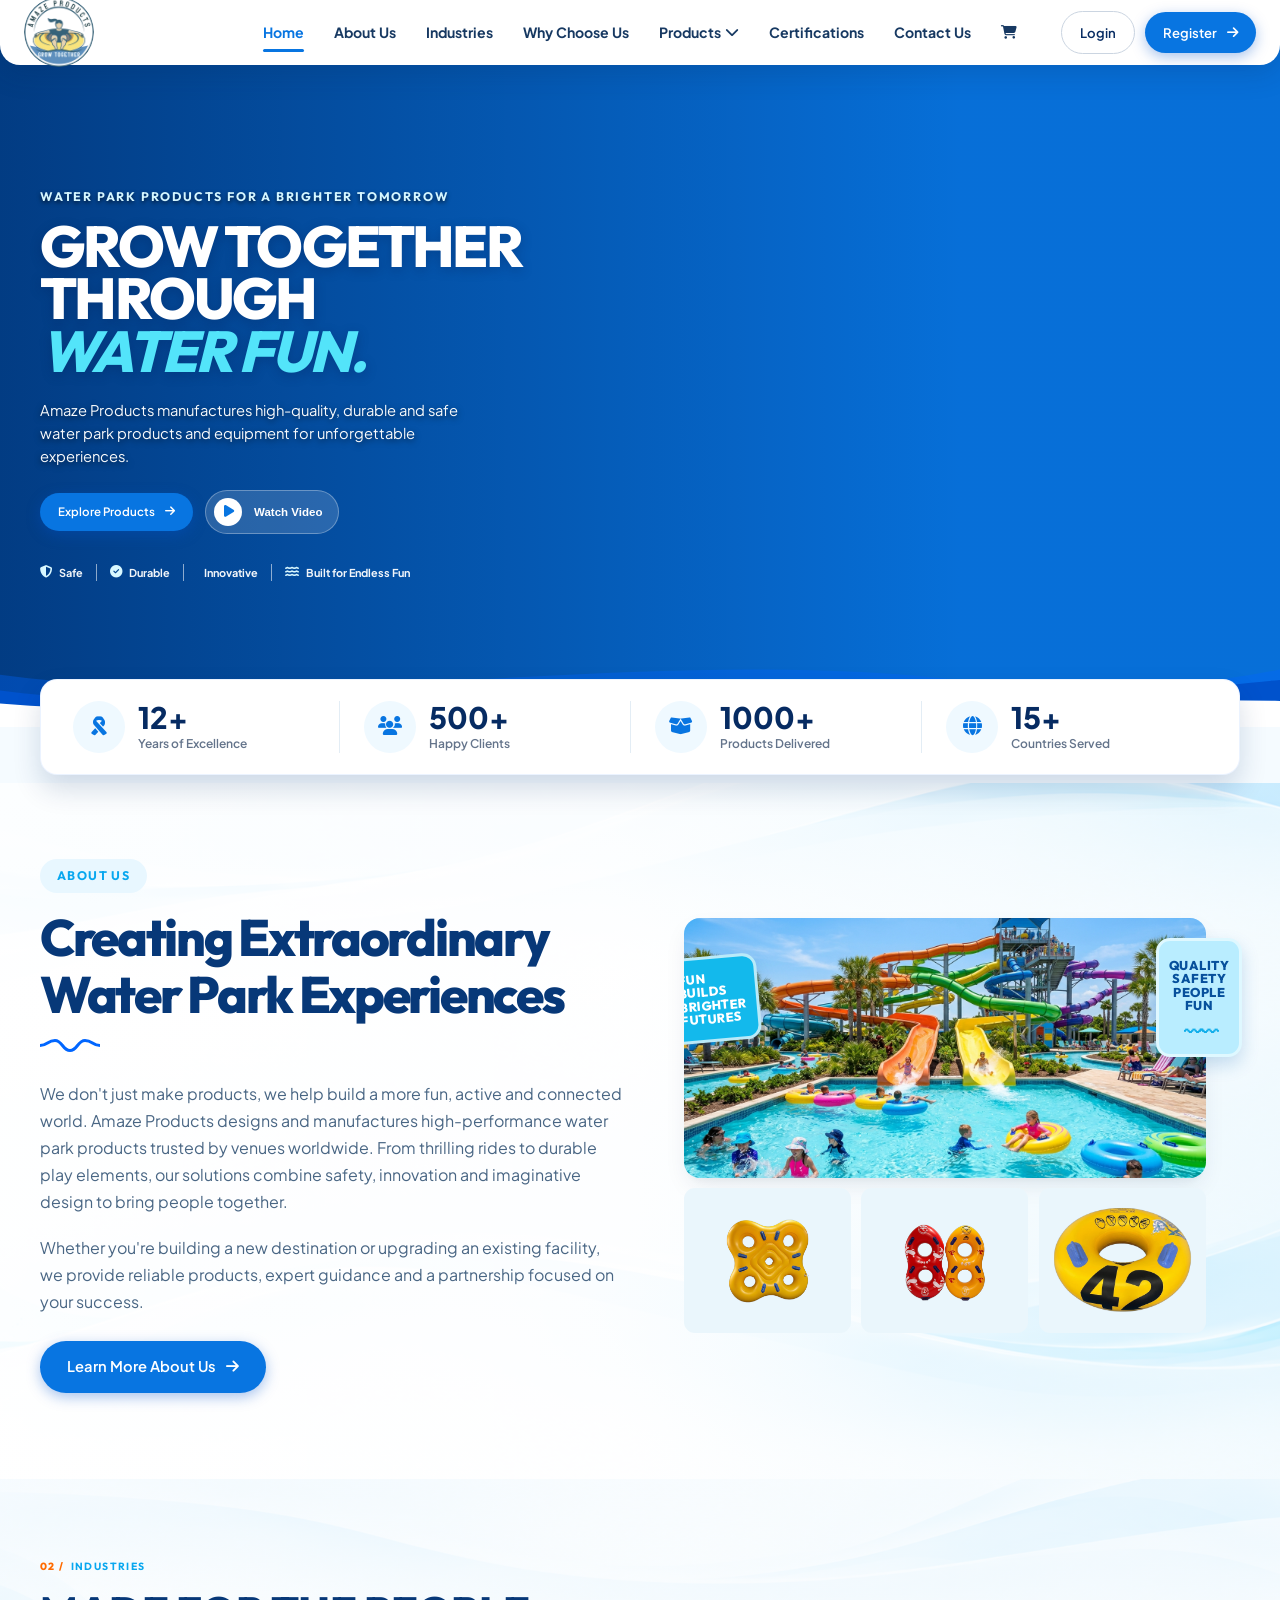
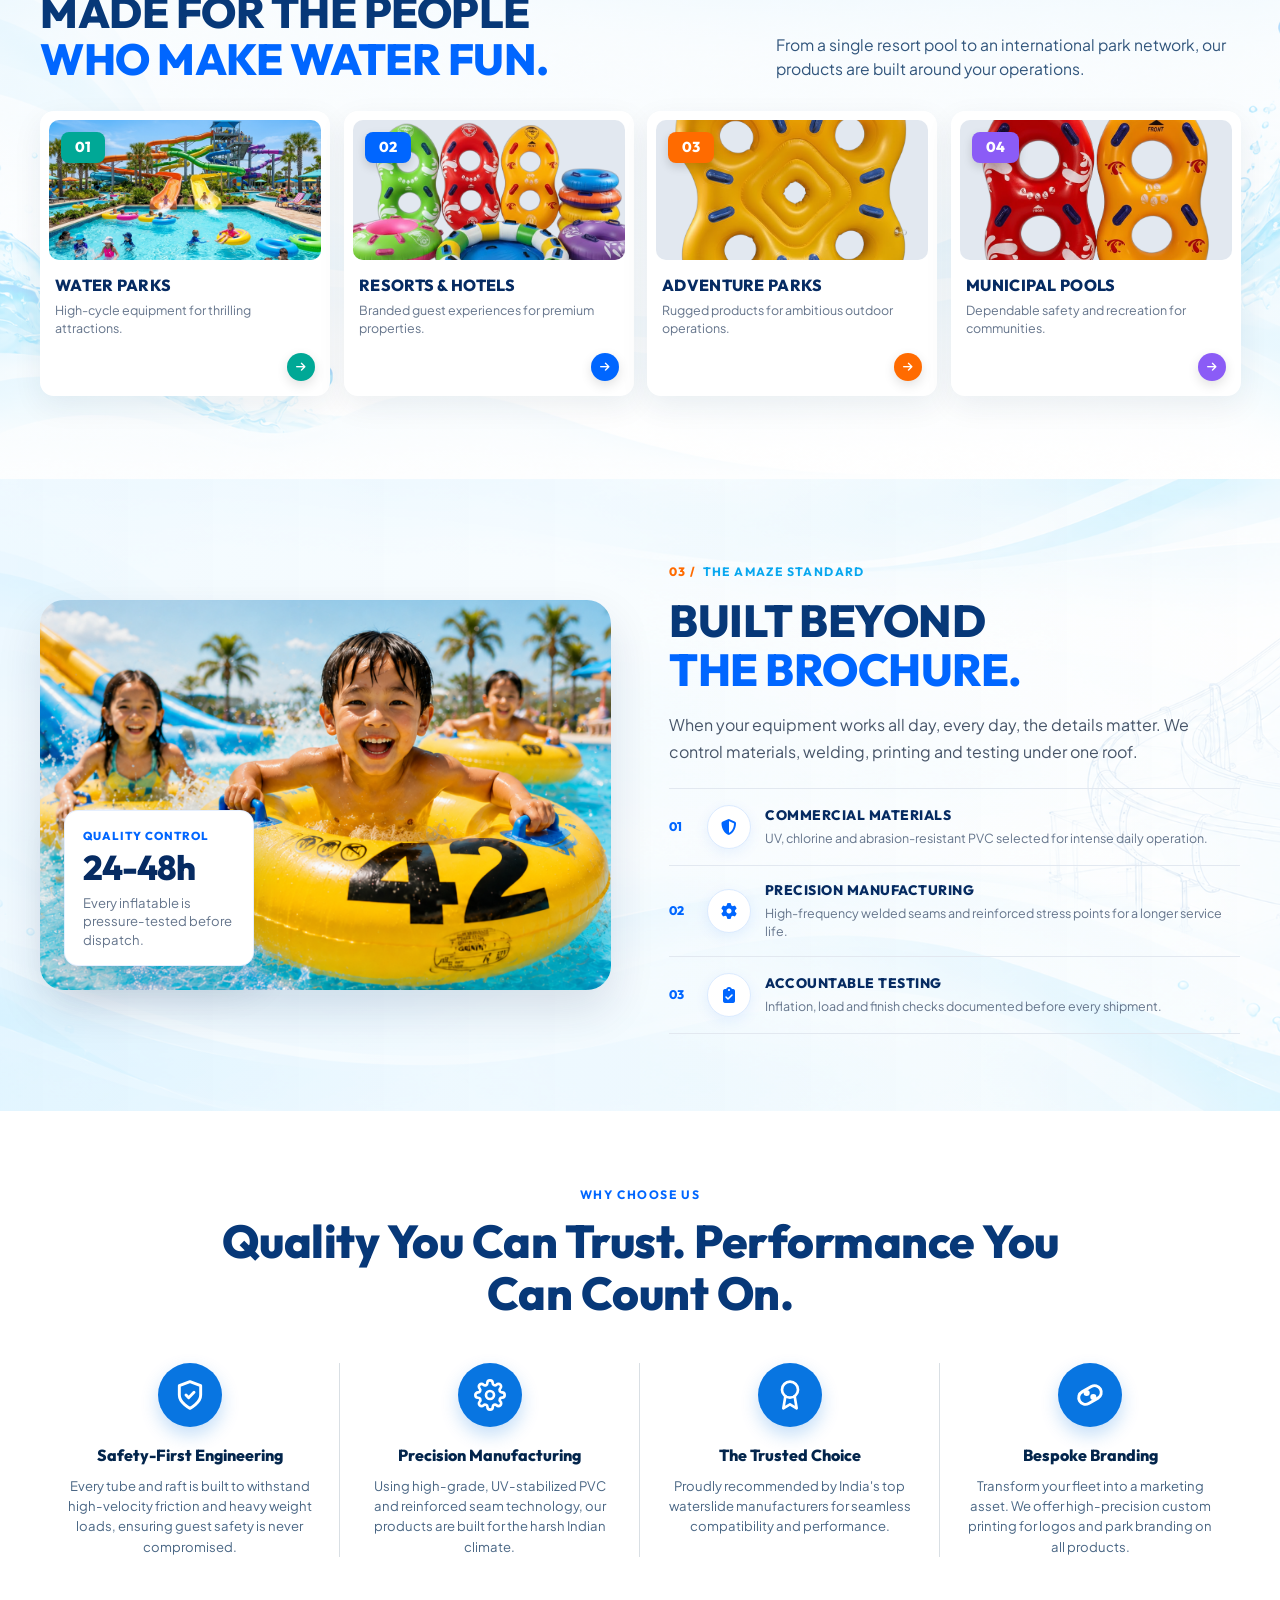
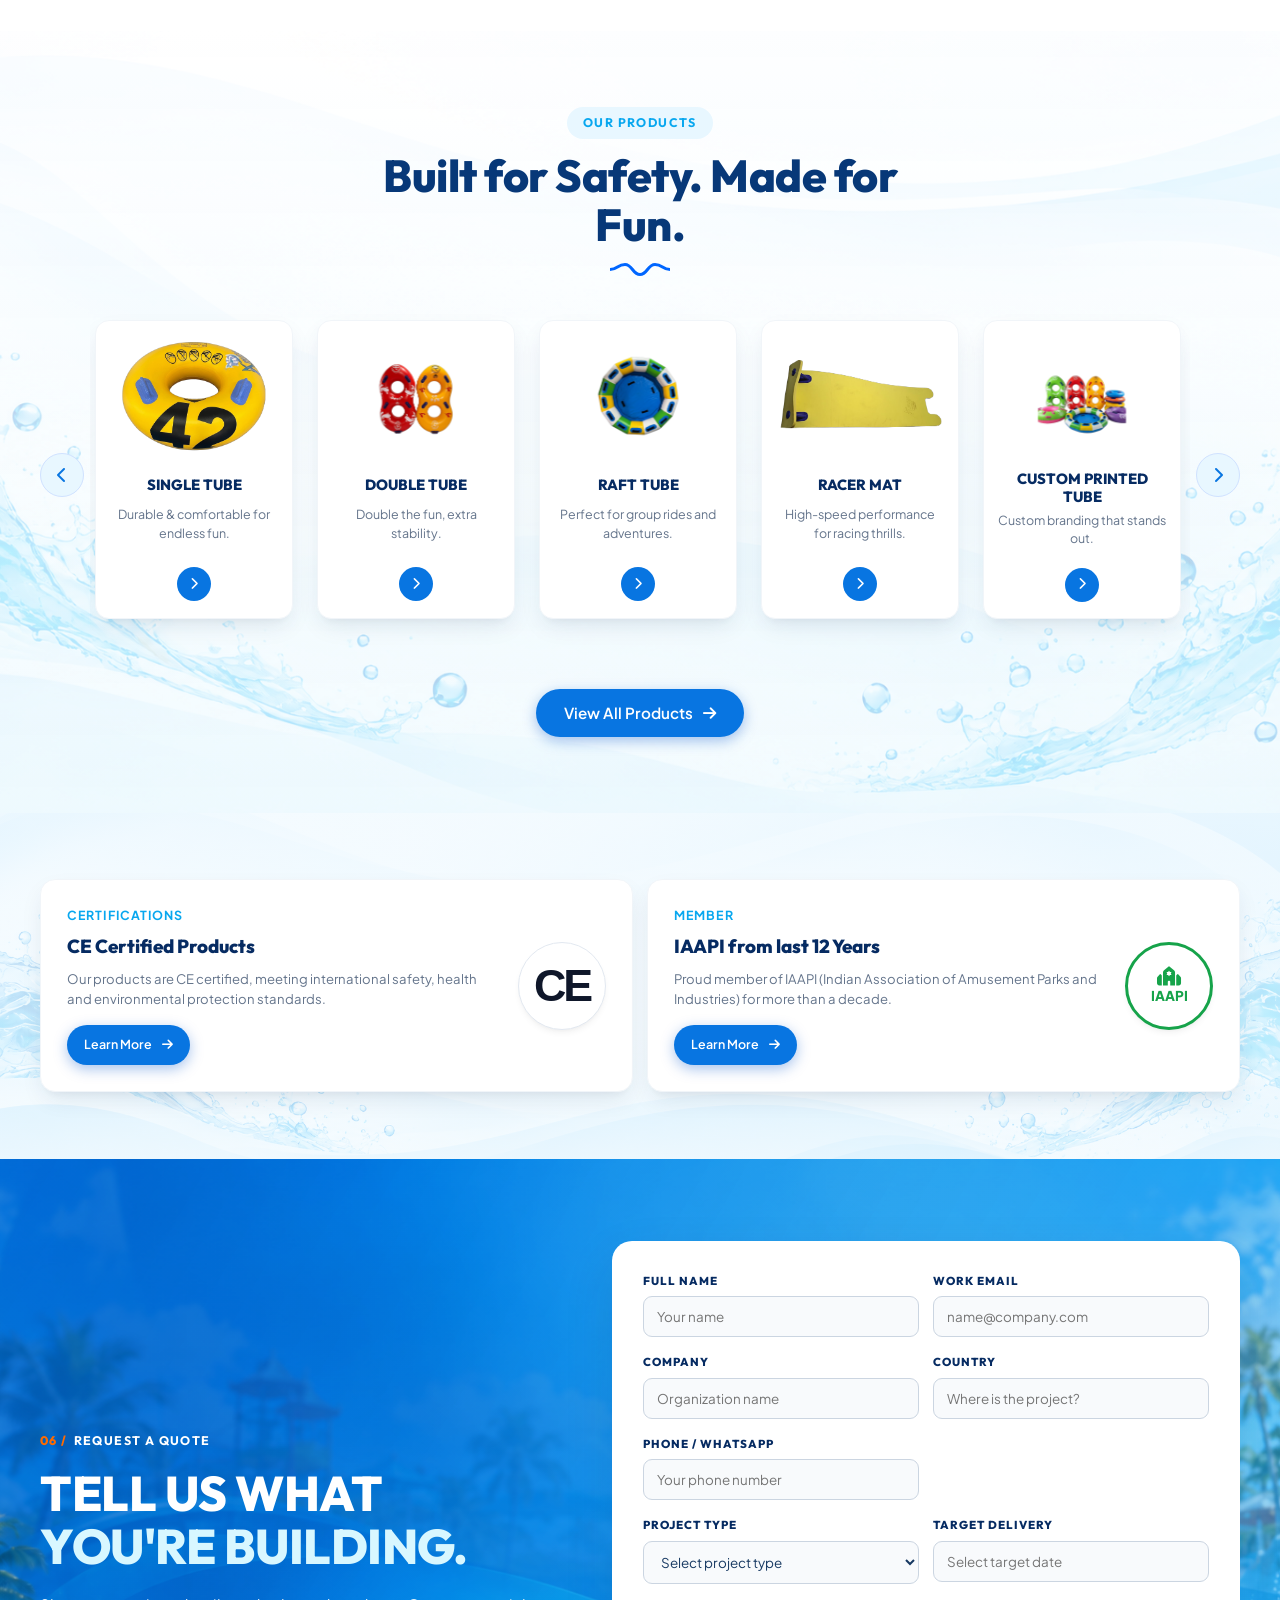
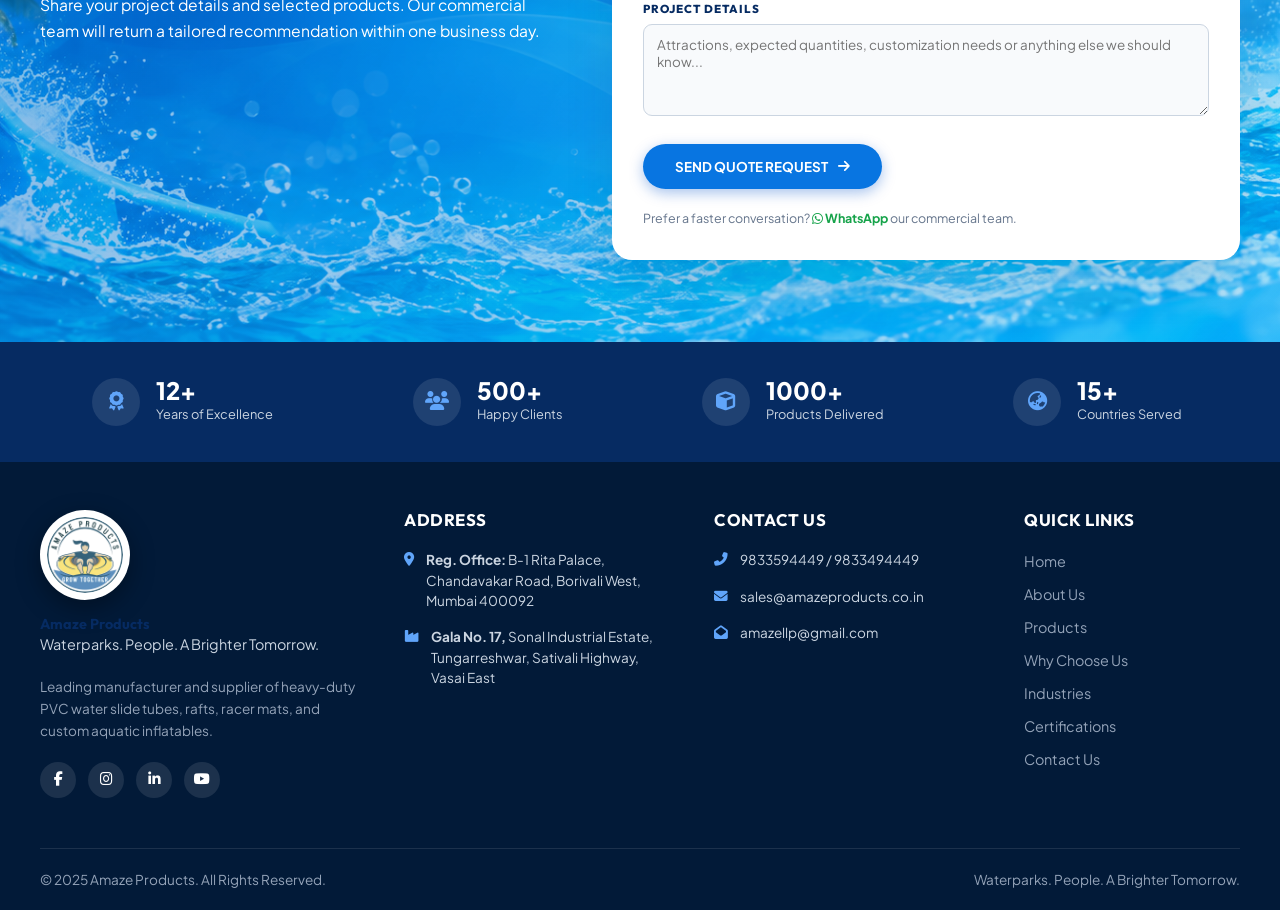
<file: index.html>
<!DOCTYPE html>
<html lang="en">
<head>
  <meta charset="UTF-8">
  <meta name="viewport" content="width=device-width, initial-scale=1.0">
  <title>Amaze Products - Water Park Inflatables & Equipment</title>
  <meta name="description" content="Amaze Products manufactures high-quality, durable & safe water park inflatables, tubes, rafts, and racer mats for unforgettable aquatic experiences.">
  
  <!-- CSS Stylesheet -->
  <link rel="stylesheet" href="styles.css">
  
  <!-- FontAwesome Icons -->
  <link rel="stylesheet" href="https://cdnjs.cloudflare.com/ajax/libs/font-awesome/6.4.0/css/all.min.css">
</head>
<body>

  <!-- 1. TOP NOTIFICATION BAR -->
  <div class="top-bar">
    <div class="container">
      <div class="top-bar-contact">
        <div class="top-bar-item top-bar-message">Building Safer, More Joyful Water Experiences Worldwide</div>
        <div class="top-bar-item">
          <i class="fas fa-phone-alt"></i>
          <a href="tel:9833594449">9833594449</a> / <a href="tel:9833494449">9833494449</a>
        </div>
        <div class="top-bar-item">
          <i class="fas fa-envelope"></i>
          <a href="mailto:sales@amazeproducts.co.in">sales@amazeproducts.co.in</a>
        </div>
        <div class="top-bar-item">
          <i class="fas fa-envelope-open"></i>
          <a href="mailto:amazellp@gmail.com">amazellp@gmail.com</a>
        </div>
      </div>
      <div class="top-bar-social">
        <a href="#" aria-label="Facebook"><i class="fab fa-facebook-f"></i></a>
        <a href="#" aria-label="Instagram"><i class="fab fa-instagram"></i></a>
        <a href="#" aria-label="LinkedIn"><i class="fab fa-linkedin-in"></i></a>
        <a href="#" aria-label="YouTube"><i class="fab fa-youtube"></i></a>
      </div>
    </div>
  </div>

  <!-- 2. MAIN HEADER NAVIGATION -->
  <header class="main-header">
    <div class="container">
      <a href="#" class="logo-link">
        <img src="assets/logo.png" alt="Amaze Products Logo" class="logo-img">
      </a>
      
      <nav class="nav-menu" id="navMenu">
        <a href="#home" class="nav-link active">Home</a>
        <a href="about.html" class="nav-link">About Us</a>
        <a href="industries.html" class="nav-link">Industries</a>
        <a href="why-choose-us.html" class="nav-link">Why Choose Us</a>
        <a href="products.html" class="nav-link">Products <i class="fas fa-chevron-down" style="font-size: 0.75rem; margin-left: 2px;"></i></a>
        <a href="certifications.html" class="nav-link">Certifications</a>
        <a href="#contact" class="nav-link">Contact Us</a>
        <a href="login.html" class="nav-link">Staff Login</a>
      </nav>

      <div class="auth-actions"><a href="login.html" class="btn btn-secondary">Login</a><a href="register.html" class="btn btn-primary">Register <i class="fas fa-arrow-right"></i></a></div>
      
      <div class="mobile-toggle" id="mobileToggle">
        <i class="fas fa-bars"></i>
      </div>
    </div>
  </header>

  <!-- 3. HERO BANNER SECTION -->
  <section class="hero-section" id="home">
    <video autoplay loop muted playsinline class="hero-bg-media">
      <source src="banner section .mp4" type="video/mp4">
      <source src="assets/banner-section.mp4" type="video/mp4">
      Your browser does not support the video tag.
    </video>
    <div class="hero-overlay"></div>
    
    <div class="container">
      <div class="hero-content">
        <div class="hero-text">
          <div class="hero-tagline">Water park products for a brighter tomorrow</div>
          <h1 class="hero-title">GROW TOGETHER<br>THROUGH<br><span>WATER FUN.</span></h1>
          <p class="hero-desc">
            Amaze Products manufactures high-quality, durable and safe water park products and equipment for unforgettable experiences.
          </p>
          <div class="hero-actions">
            <a href="#products" class="btn btn-primary">Explore Products <i class="fas fa-arrow-right"></i></a>
            <button class="btn-video" id="watchVideoBtn">
              <span class="play-icon-circle"><i class="fas fa-play"></i></span> Watch Video
            </button>
          </div>
          <div class="hero-features" aria-label="Product benefits">
            <span><i class="fas fa-shield-alt"></i> Safe</span>
            <span><i class="fas fa-circle-check"></i> Durable</span>
            <span><i class="fas fa-sparkles"></i> Innovative</span>
            <span><i class="fas fa-water"></i> Built for Endless Fun</span>
          </div>
        </div>

        <div class="hero-badge-card">
          <div class="badge-star-icon">
            <i class="fas fa-award"></i>
          </div>
          <h4>Trusted by</h4>
          <h3>India's Top Water Parks</h3>
          <div class="wave-accent" style="margin-bottom:0;">
            <svg width="40" height="12" viewBox="0 0 60 15" fill="none" xmlns="http://www.w3.org/2000/svg">
              <path d="M0 7.5C7.5 7.5 7.5 2.5 15 2.5C22.5 2.5 22.5 12.5 30 12.5C37.5 12.5 37.5 2.5 45 2.5C52.5 2.5 52.5 7.5 60 7.5" stroke="#0066ff" stroke-width="3" stroke-linecap="round"/>
            </svg>
          </div>
        </div>
      </div>
    </div>

    <!-- Bottom Wave Cut Layer -->
    <div class="hero-bottom-wave">
      <svg viewBox="0 0 1440 180" fill="none" xmlns="http://www.w3.org/2000/svg" preserveAspectRatio="none">
        <path d="M0 80C360 160 720 20 1080 90C1260 125 1380 90 1440 70V180H0V80Z" fill="#0066ff" fill-opacity="0.35"/>
        <path d="M0 110C320 180 640 40 960 120C1200 150 1360 100 1440 90V180H0V110Z" fill="#0052cc"/>
        <path d="M0 135C240 170 480 90 720 130C960 170 1200 120 1440 130V180H0V135Z" fill="#ffffff"/>
      </svg>
    </div>
  </section>

  <!-- 4. STATS COUNTER BANNER -->
  <div class="container stats-banner-wrapper">
    <div class="stats-banner-card">
      <div class="stat-item">
        <div class="stat-icon">
          <i class="fas fa-ribbon"></i>
        </div>
        <div>
          <div class="stat-number" data-target="12+">12+</div>
          <div class="stat-label">Years of Excellence</div>
        </div>
      </div>

      <div class="stat-item">
        <div class="stat-icon">
          <i class="fas fa-users"></i>
        </div>
        <div>
          <div class="stat-number" data-target="500+">500+</div>
          <div class="stat-label">Happy Clients</div>
        </div>
      </div>

      <div class="stat-item">
        <div class="stat-icon">
          <i class="fas fa-box-open"></i>
        </div>
        <div>
          <div class="stat-number" data-target="1000+">1000+</div>
          <div class="stat-label">Products Delivered</div>
        </div>
      </div>

      <div class="stat-item">
        <div class="stat-icon">
          <i class="fas fa-globe"></i>
        </div>
        <div>
          <div class="stat-number" data-target="15+">15+</div>
          <div class="stat-label">Countries Served</div>
        </div>
      </div>
    </div>
  </div>

  <!-- 5. ABOUT US SECTION -->
  <section class="about-section" id="about">
    <div class="container">
      <div class="about-grid">
        <!-- Reference-style water park product collage -->
        <div class="about-gallery">
          <div class="about-img-main">
            <img src="assets/hero-bg.jpg" alt="Amaze water park experience">
            <span class="about-fun-label">FUN<br>BUILDS<br>BRIGHTER<br>FUTURES</span>
          </div>
          <div class="about-img-sub">
            <img src="assets/quad-raft.png" alt="Quad raft inflatable">
          </div>
          <div class="about-img-sub">
            <img src="assets/double-tube.png" alt="Double tube inflatable">
          </div>
          <div class="about-img-sub">
            <img src="assets/single-tube.png" alt="Single tube inflatable">
          </div>
          <div class="about-quality-label">QUALITY<br>SAFETY<br>PEOPLE<br>FUN<div class="mini-wave">〰〰</div></div>
        </div>

        <!-- Content Right -->
        <div class="about-content">
          <span class="section-badge">ABOUT US</span>
          <h2 class="section-title">Creating Extraordinary Water Park Experiences</h2>
          <div class="wave-accent left">
            <svg width="60" height="15" viewBox="0 0 60 15" fill="none" xmlns="http://www.w3.org/2000/svg">
              <path d="M0 7.5C7.5 7.5 7.5 2.5 15 2.5C22.5 2.5 22.5 12.5 30 12.5C37.5 12.5 37.5 2.5 45 2.5C52.5 2.5 52.5 7.5 60 7.5" stroke="#0066ff" stroke-width="3" stroke-linecap="round"/>
            </svg>
          </div>
          
          <p>
            We don't just make products, we help build a more fun, active and connected world. Amaze Products designs and manufactures high-performance water park products trusted by venues worldwide. From thrilling rides to durable play elements, our solutions combine safety, innovation and imaginative design to bring people together.
          </p>
          <p>
            Whether you're building a new destination or upgrading an existing facility, we provide reliable products, expert guidance and a partnership focused on your success.
          </p>

          <a href="#about" class="btn btn-primary">Learn More About Us <i class="fas fa-arrow-right"></i></a>
        </div>
      </div>
    </div>
  </section>

  <!-- 6. INDUSTRIES SECTION -->
  <section class="industries-section" id="industries">
    <div class="container">
      <div class="industries-header">
        <div class="industries-title-box">
          <span class="industries-badge"><span class="badge-num">02 /</span> INDUSTRIES</span>
          <h2 class="industries-title">
            MADE FOR THE PEOPLE <br>
            <span class="highlight-blue">WHO MAKE WATER FUN.</span>
          </h2>
        </div>
        <div class="industries-desc-box">
          <p class="industries-desc">
            From a single resort pool to an international park network, our products are built around your operations.
          </p>
        </div>
      </div>

      <div class="industries-grid">
        <!-- Card 1: Water Parks -->
        <div class="industry-card">
          <div class="industry-img-wrapper">
            <span class="industry-num-badge badge-teal">01</span>
            <img src="assets/hero-bg.jpg" alt="Water Parks - Slides & Attractions" onerror="this.src='assets/single-tube.png'">
          </div>
          <div class="industry-card-body">
            <h3 class="industry-card-title">WATER PARKS</h3>
            <p class="industry-card-desc">High-cycle equipment for thrilling attractions.</p>
            <div class="industry-card-footer">
              <a href="#contact" class="industry-arrow-btn btn-teal" aria-label="Learn more about Water Parks"><i class="fas fa-arrow-right"></i></a>
            </div>
          </div>
        </div>

        <!-- Card 2: Resorts & Hotels -->
        <div class="industry-card">
          <div class="industry-img-wrapper">
            <span class="industry-num-badge badge-blue">02</span>
            <img src="https://images.unsplash.com/photo-1571896349842-33c89424de2d?auto=format&fit=crop&w=800&q=80" alt="Resorts & Hotels Pool Area" onerror="this.src='assets/custom-printed-tube.png'">
          </div>
          <div class="industry-card-body">
            <h3 class="industry-card-title">RESORTS & HOTELS</h3>
            <p class="industry-card-desc">Branded guest experiences for premium properties.</p>
            <div class="industry-card-footer">
              <a href="#contact" class="industry-arrow-btn btn-blue" aria-label="Learn more about Resorts & Hotels"><i class="fas fa-arrow-right"></i></a>
            </div>
          </div>
        </div>

        <!-- Card 3: Adventure Parks -->
        <div class="industry-card">
          <div class="industry-img-wrapper">
            <span class="industry-num-badge badge-orange">03</span>
            <img src="https://images.unsplash.com/photo-1530866495561-507c9faab2ed?auto=format&fit=crop&w=800&q=80" alt="Adventure Parks White Water Rafting" onerror="this.src='assets/quad-raft.png'">
          </div>
          <div class="industry-card-body">
            <h3 class="industry-card-title">ADVENTURE PARKS</h3>
            <p class="industry-card-desc">Rugged products for ambitious outdoor operations.</p>
            <div class="industry-card-footer">
              <a href="#contact" class="industry-arrow-btn btn-orange" aria-label="Learn more about Adventure Parks"><i class="fas fa-arrow-right"></i></a>
            </div>
          </div>
        </div>

        <!-- Card 4: Municipal Pools -->
        <div class="industry-card">
          <div class="industry-img-wrapper">
            <span class="industry-num-badge badge-purple">04</span>
            <img src="https://images.unsplash.com/photo-1576013551627-0cc20b96c2a7?auto=format&fit=crop&w=800&q=80" alt="Municipal Pools & Community Aquatics" onerror="this.src='assets/double-tube.png'">
          </div>
          <div class="industry-card-body">
            <h3 class="industry-card-title">MUNICIPAL POOLS</h3>
            <p class="industry-card-desc">Dependable safety and recreation for communities.</p>
            <div class="industry-card-footer">
              <a href="#contact" class="industry-arrow-btn btn-purple" aria-label="Learn more about Municipal Pools"><i class="fas fa-arrow-right"></i></a>
            </div>
          </div>
        </div>
      </div>
    </div>
  </section>

  <!-- 6.5 THE AMAZE STANDARD SECTION (03 / THE AMAZE STANDARD) -->
  <section class="amaze-standard-section" id="standard">
    <div class="container">
      <div class="standard-grid">
        
        <!-- Left Side: Photo with Pressure Test Stat Badge -->
        <div class="standard-media-wrapper">
          <img src="assets/child.png" alt="Water Park Inflatables Quality Testing" class="standard-img">
          
          <!-- Overlapping Stat Badge -->
          <div class="standard-stat-card">
            <span class="stat-card-badge">QUALITY CONTROL</span>
            <div class="stat-card-number">24-48h</div>
            <p class="stat-card-desc">Every inflatable is pressure-tested before dispatch.</p>
          </div>
        </div>

        <!-- Right Side: Content & 3 Standards List -->
        <div class="standard-content">
          <span class="standard-badge"><span class="badge-num">03 /</span> THE AMAZE STANDARD</span>
          <h2 class="standard-title">
            BUILT BEYOND<br>
            <span class="highlight-blue">THE BROCHURE.</span>
          </h2>
          <p class="standard-desc">
            When your equipment works all day, every day, the details matter. We control materials, welding, printing and testing under one roof.
          </p>

          <!-- 3 List Items -->
          <div class="standard-list">
            
            <!-- Item 01 -->
            <div class="standard-item">
              <span class="item-num">01</span>
              <div class="item-icon-circle">
                <i class="fas fa-shield-alt"></i>
              </div>
              <div class="item-text">
                <h3 class="item-title">COMMERCIAL MATERIALS</h3>
                <p class="item-desc">UV, chlorine and abrasion-resistant PVC selected for intense daily operation.</p>
              </div>
            </div>

            <!-- Item 02 -->
            <div class="standard-item">
              <span class="item-num">02</span>
              <div class="item-icon-circle">
                <i class="fas fa-cog"></i>
              </div>
              <div class="item-text">
                <h3 class="item-title">PRECISION MANUFACTURING</h3>
                <p class="item-desc">High-frequency welded seams and reinforced stress points for a longer service life.</p>
              </div>
            </div>

            <!-- Item 03 -->
            <div class="standard-item">
              <span class="item-num">03</span>
              <div class="item-icon-circle">
                <i class="fas fa-clipboard-check"></i>
              </div>
              <div class="item-text">
                <h3 class="item-title">ACCOUNTABLE TESTING</h3>
                <p class="item-desc">Inflation, load and finish checks documented before every shipment.</p>
              </div>
            </div>

          </div>
        </div>

      </div>
    </div>
  </section>
  <section class="why-section" id="why-us">
    <div class="container">
      <div class="why-header">
        <span class="why-badge">WHY CHOOSE US</span>
        <h2 class="why-title">Quality You Can Trust. Performance You Can Count On.</h2>
      </div>

      <div class="why-grid">
        <!-- Feature 1 -->
        <div class="why-card">
          <div class="why-icon-box">
            <svg width="28" height="28" viewBox="0 0 24 24" fill="none" stroke="currentColor" stroke-width="2.2" stroke-linecap="round" stroke-linejoin="round">
              <path d="M12 22s8-4 8-10V5l-8-3-8 3v7c0 6 8 10 8 10z"/>
              <path d="m9 12 2 2 4-4"/>
            </svg>
          </div>
          <h3 class="why-card-title">Safety-First Engineering</h3>
          <p class="why-card-desc">
            Every tube and raft is built to withstand high-velocity friction and heavy weight loads, ensuring guest safety is never compromised.
          </p>
        </div>

        <!-- Feature 2 -->
        <div class="why-card">
          <div class="why-icon-box">
            <svg width="28" height="28" viewBox="0 0 24 24" fill="none" stroke="currentColor" stroke-width="2" stroke-linecap="round" stroke-linejoin="round">
              <circle cx="12" cy="12" r="3"/>
              <path d="M19.4 15a1.65 1.65 0 0 0 .33 1.82l.06.06a2 2 0 0 1 0 2.83 2 2 0 0 1-2.83 0l-.06-.06a1.65 1.65 0 0 0-1.82-.33 1.65 1.65 0 0 0-1 1.51V21a2 2 0 0 1-2 2 2 2 0 0 1-2-2v-.09A1.65 1.65 0 0 0 9 19.4a1.65 1.65 0 0 0-1.82.33l-.06.06a2 2 0 0 1-2.83 0 2 2 0 0 1 0-2.83l.06-.06a1.65 1.65 0 0 0 .33-1.82 1.65 1.65 0 0 0-1.51-1H3a2 2 0 0 1-2-2 2 2 0 0 1 2-2h.09A1.65 1.65 0 0 0 4.6 9a1.65 1.65 0 0 0-.33-1.82l-.06-.06a2 2 0 0 1 0-2.83 2 2 0 0 1 2.83 0l.06.06a1.65 1.65 0 0 0 1.82.33H9a1.65 1.65 0 0 0 1-1.51V3a2 2 0 0 1 2-2 2 2 0 0 1 2 2v.09a1.65 1.65 0 0 0 1 1.51 1.65 1.65 0 0 0 1.82-.33l.06-.06a2 2 0 0 1 2.83 0 2 2 0 0 1 0 2.83l-.06.06a1.65 1.65 0 0 0-.33 1.82V9a1.65 1.65 0 0 0 1.51 1H21a2 2 0 0 1 2 2 2 2 0 0 1-2 2h-.09a1.65 1.65 0 0 0-1.51 1z"/>
            </svg>
          </div>
          <h3 class="why-card-title">Precision Manufacturing</h3>
          <p class="why-card-desc">
            Using high-grade, UV-stabilized PVC and reinforced seam technology, our products are built for the harsh Indian climate.
          </p>
        </div>

        <!-- Feature 3 -->
        <div class="why-card">
          <div class="why-icon-box">
            <svg width="28" height="28" viewBox="0 0 24 24" fill="none" stroke="currentColor" stroke-width="2" stroke-linecap="round" stroke-linejoin="round">
              <circle cx="12" cy="8" r="6"/>
              <path d="M15.477 12.89 17 22l-5-3-5 3 1.523-9.11"/>
            </svg>
          </div>
          <h3 class="why-card-title">The Trusted Choice</h3>
          <p class="why-card-desc">
            Proudly recommended by India's top waterslide manufacturers for seamless compatibility and performance.
          </p>
        </div>

        <!-- Feature 4 -->
        <div class="why-card">
          <div class="why-icon-box">
            <svg width="28" height="28" viewBox="0 0 24 24" fill="none" stroke="currentColor" stroke-width="2.2" stroke-linecap="round" stroke-linejoin="round">
              <rect x="3" y="7" width="18" height="10" rx="5" transform="rotate(-30 12 12)"/>
              <circle cx="9.5" cy="10.5" r="1.2" fill="currentColor"/>
              <circle cx="14.5" cy="13.5" r="1.2" fill="currentColor"/>
            </svg>
          </div>
          <h3 class="why-card-title">Bespoke Branding</h3>
          <p class="why-card-desc">
            Transform your fleet into a marketing asset. We offer high-precision custom printing for logos and park branding on all products.
          </p>
        </div>
      </div>
    </div>
  </section>

  <!-- 8. OUR PRODUCTS SECTION -->
  <section class="products-section" id="products">
    <div class="container">
      <div class="products-header">
        <span class="section-badge">OUR PRODUCTS</span>
        <h2 class="section-title">Built for Safety. Made for Fun.</h2>
        <div class="wave-accent">
          <svg width="60" height="15" viewBox="0 0 60 15" fill="none" xmlns="http://www.w3.org/2000/svg">
            <path d="M0 7.5C7.5 7.5 7.5 2.5 15 2.5C22.5 2.5 22.5 12.5 30 12.5C37.5 12.5 37.5 2.5 45 2.5C52.5 2.5 52.5 7.5 60 7.5" stroke="#0066ff" stroke-width="3" stroke-linecap="round"/>
          </svg>
        </div>
      </div>

      <div class="slider-container">
        <button class="slider-arrow prev" id="prevProduct" aria-label="Previous product"><i class="fas fa-chevron-left"></i></button>

        <div class="products-slider" id="productsSlider">
          
          <!-- Card 1: Single Tube -->
          <div class="product-card">
            <div class="product-img-wrapper">
              <img src="assets/single-tube.png" alt="Single Tube">
            </div>
            <h3 class="product-title">SINGLE TUBE</h3>
            <p class="product-desc">Durable & comfortable for endless fun.</p>
            <a href="#contact" class="btn-circle"><i class="fas fa-chevron-right"></i></a>
          </div>

          <!-- Card 2: Double Tube -->
          <div class="product-card">
            <div class="product-img-wrapper">
              <img src="assets/double-tube.png" alt="Double Tube">
            </div>
            <h3 class="product-title">DOUBLE TUBE</h3>
            <p class="product-desc">Double the fun, extra stability.</p>
            <a href="#contact" class="btn-circle"><i class="fas fa-chevron-right"></i></a>
          </div>

          <!-- Card 3: Raft Tube -->
          <div class="product-card">
            <div class="product-img-wrapper">
              <img src="assets/raft-tube.png" alt="Raft Tube">
            </div>
            <h3 class="product-title">RAFT TUBE</h3>
            <p class="product-desc">Perfect for group rides and adventures.</p>
            <a href="#contact" class="btn-circle"><i class="fas fa-chevron-right"></i></a>
          </div>

          <!-- Card 4: Racer Mat -->
          <div class="product-card">
            <div class="product-img-wrapper">
              <img src="assets/racer-mat.png" alt="Racer Mat">
            </div>
            <h3 class="product-title">RACER MAT</h3>
            <p class="product-desc">High-speed performance for racing thrills.</p>
            <a href="#contact" class="btn-circle"><i class="fas fa-chevron-right"></i></a>
          </div>

          <!-- Card 5: Custom Printed Tube -->
          <div class="product-card">
            <div class="product-img-wrapper">
              <img src="assets/custom-printed-tube.png" alt="Custom Printed Tube">
            </div>
            <h3 class="product-title">CUSTOM PRINTED TUBE</h3>
            <p class="product-desc">Custom branding that stands out.</p>
            <a href="#contact" class="btn-circle"><i class="fas fa-chevron-right"></i></a>
          </div>

          <!-- Card 6: Quad Raft Tube -->
          <div class="product-card">
            <div class="product-img-wrapper">
              <img src="assets/quad-raft.png" alt="Quad Raft Tube">
            </div>
            <h3 class="product-title">QUAD RAFT TUBE</h3>
            <p class="product-desc">Heavy-duty 4-rider inflatable raft.</p>
            <a href="#contact" class="btn-circle"><i class="fas fa-chevron-right"></i></a>
          </div>

        </div>

        <button class="slider-arrow next" id="nextProduct" aria-label="Next product"><i class="fas fa-chevron-right"></i></button>
      </div>

      <div class="products-cta">
        <a href="#products" class="btn btn-primary">View All Products <i class="fas fa-arrow-right"></i></a>
      </div>
    </div>
  </section>

  <!-- 8. CERTIFICATIONS & MEMBER SECTION -->
  <section class="cert-section" id="certifications">
    <div class="container">
      <div class="cert-grid">
        
        <!-- Card 1: CE Certification -->
        <div class="cert-card">
          <div class="cert-info">
            <span class="cert-badge">CERTIFICATIONS</span>
            <h3 class="cert-title">CE Certified Products</h3>
            <p class="cert-desc">
              Our products are CE certified, meeting international safety, health and environmental protection standards.
            </p>
            <a href="#contact" class="btn btn-primary">Learn More <i class="fas fa-arrow-right"></i></a>
          </div>
          <div class="cert-graphic ce-mark">
            CE
          </div>
        </div>

        <!-- Card 2: IAAPI Membership -->
        <div class="cert-card">
          <div class="cert-info">
            <span class="cert-badge">MEMBER</span>
            <h3 class="cert-title">IAAPI from last 12 Years</h3>
            <p class="cert-desc">
              Proud member of IAAPI (Indian Association of Amusement Parks and Industries) for more than a decade.
            </p>
            <a href="#contact" class="btn btn-primary">Learn More <i class="fas fa-arrow-right"></i></a>
          </div>
          <div class="cert-graphic iaapi-badge">
            <div>
              <i class="fas fa-synagogue" style="font-size:1.2rem; display:block; margin-bottom:2px;"></i>
              IAAPI
            </div>
          </div>
        </div>

      </div>
    </div>
  </section>

  <!-- 9.5 REQUEST A QUOTE SECTION -->
  <section class="quote-section" id="quote">
    <div class="quote-bg-splash">
      <img src="assets/left-splash.jpg" alt="" class="splash-left">
    </div>
    <div class="container" style="position: relative; z-index: 2;">
      <div class="quote-grid">
        
        <!-- Left Side: Title & Info -->
        <div class="quote-info">
          <span class="quote-badge"><span class="badge-num">06 /</span> REQUEST A QUOTE</span>
          <h2 class="quote-title">
            TELL US WHAT<br>
            <span class="highlight-blue">YOU'RE BUILDING.</span>
          </h2>
          <p class="quote-desc">
            Share your project details and selected products. Our commercial team will return a tailored recommendation within one business day.
          </p>
        </div>

        <!-- Right Side: Form Card -->
        <div class="quote-form-card">
          <form id="quoteForm">
            <div class="form-row">
              <div class="form-group">
                <label for="fullName">FULL NAME</label>
                <input type="text" id="fullName" placeholder="Your name" required>
              </div>
              <div class="form-group">
                <label for="workEmail">WORK EMAIL</label>
                <input type="email" id="workEmail" placeholder="name@company.com" required>
              </div>
            </div>

            <div class="form-row">
              <div class="form-group">
                <label for="companyName">COMPANY</label>
                <input type="text" id="companyName" placeholder="Organization name">
              </div>
              <div class="form-group">
                <label for="country">COUNTRY</label>
                <input type="text" id="country" placeholder="Where is the project?">
              </div>
            </div>

            <div class="form-row">
              <div class="form-group">
                <label for="phone">PHONE / WHATSAPP</label>
                <input type="tel" id="phone" placeholder="Your phone number" required>
              </div>
            </div>

            <div class="form-row">
              <div class="form-group">
                <label for="projectType">PROJECT TYPE</label>
                <select id="projectType">
                  <option value="" disabled selected>Select project type</option>
                  <option value="waterpark">Water Park & Slides</option>
                  <option value="resort">Resort & Hotel Pool</option>
                  <option value="adventure">Adventure & Rafting Park</option>
                  <option value="municipal">Municipal & Public Pool</option>
                  <option value="custom">Custom Inflatables Order</option>
                </select>
              </div>
              <div class="form-group">
                <label for="targetDelivery">TARGET DELIVERY</label>
                <input type="text" id="targetDelivery" placeholder="Select target date" onfocus="(this.type='date')" onblur="(this.type='text')">
              </div>
            </div>

            <div class="form-group full-width">
              <label for="projectDetails">PROJECT DETAILS</label>
              <textarea id="projectDetails" rows="4" placeholder="Attractions, expected quantities, customization needs or anything else we should know..."></textarea>
            </div>

            <div class="form-footer-row">
              <button type="submit" class="btn btn-primary btn-quote-submit">
                SEND QUOTE REQUEST <i class="fas fa-arrow-right"></i>
              </button>
              <div class="whatsapp-note">
                Prefer a faster conversation? <a href="https://wa.me/919833594449" target="_blank" rel="noopener"><i class="fab fa-whatsapp"></i> WhatsApp</a> our commercial team.
              </div>
            </div>
          </form>
        </div>

      </div>
    </div>
  </section>

  <!-- 9. SECONDARY DARK STATS BAR -->
  <div class="secondary-stats-bar">
    <div class="container">
      <div class="secondary-stats-grid">
        
        <div class="sec-stat-item">
          <div class="sec-stat-icon"><i class="fas fa-award"></i></div>
          <div>
            <div class="sec-stat-number" data-target="12+">12+</div>
            <div class="sec-stat-label">Years of Excellence</div>
          </div>
        </div>

        <div class="sec-stat-item">
          <div class="sec-stat-icon"><i class="fas fa-users"></i></div>
          <div>
            <div class="sec-stat-number" data-target="500+">500+</div>
            <div class="sec-stat-label">Happy Clients</div>
          </div>
        </div>

        <div class="sec-stat-item">
          <div class="sec-stat-icon"><i class="fas fa-cube"></i></div>
          <div>
            <div class="sec-stat-number" data-target="1000+">1000+</div>
            <div class="sec-stat-label">Products Delivered</div>
          </div>
        </div>

        <div class="sec-stat-item">
          <div class="sec-stat-icon"><i class="fas fa-globe-asia"></i></div>
          <div>
            <div class="sec-stat-number" data-target="15+">15+</div>
            <div class="sec-stat-label">Countries Served</div>
          </div>
        </div>

      </div>
    </div>
  </div>

  <!-- 10. FOOTER SECTION -->
  <footer class="main-footer" id="contact">
    <div class="container">
      <div class="footer-grid">
        
        <!-- Col 1: Brand Info -->
        <div>
          <div class="footer-brand">
            <img src="assets/logo.png" alt="Amaze Products Logo" class="footer-logo">
            <h4 style="color:#fff; font-size:1.1rem; margin-bottom:4px;">Amaze Products</h4>
            <p style="font-size:0.75rem; color:#60a5fa;">Powering thrills and creating memories with world-class water park inflatables and equipment.</p>
          </div>
          <p class="footer-desc">
            Leading manufacturer and supplier of heavy-duty PVC water slide tubes, rafts, racer mats, and custom aquatic inflatables.
          </p>
          <div class="footer-social">
            <a href="#" aria-label="Facebook"><i class="fab fa-facebook-f"></i></a>
            <a href="#" aria-label="Instagram"><i class="fab fa-instagram"></i></a>
            <a href="#" aria-label="LinkedIn"><i class="fab fa-linkedin-in"></i></a>
            <a href="#" aria-label="YouTube"><i class="fab fa-youtube"></i></a>
          </div>
        </div>

        <!-- Col 2: ADDRESS -->
        <div>
          <h4 class="footer-col-title">ADDRESS</h4>
          <div class="footer-info-list">
            <div class="footer-info-item">
              <i class="fas fa-map-marker-alt"></i>
              <div>
                <strong>Reg. Office :</strong> B-1 Rita Palace, Chandavakar Road, Borivali west, Mumbai 400092
              </div>
            </div>
            <div class="footer-info-item">
              <i class="fas fa-industry"></i>
              <div>
                <strong>Gala No. 17,</strong> Sonal Industrial Estate, Tungarreshwar, Sativali High way, Vasai East
              </div>
            </div>
          </div>
        </div>

        <!-- Col 3: CONTACT US -->
        <div>
          <h4 class="footer-col-title">CONTACT US</h4>
          <div class="footer-info-list">
            <div class="footer-info-item">
              <i class="fas fa-phone-alt"></i>
              <div>
                <a href="tel:9833594449">9833594449</a> / <a href="tel:9833494449">9833494449</a>
              </div>
            </div>
            <div class="footer-info-item">
              <i class="fas fa-envelope"></i>
              <div>
                <a href="mailto:sales@amazeproducts.co.in">sales@amazeproducts.co.in</a>
              </div>
            </div>
            <div class="footer-info-item">
              <i class="fas fa-envelope-open"></i>
              <div>
                <a href="mailto:amazellp@gmail.com">amazellp@gmail.com</a>
              </div>
            </div>
          </div>
        </div>

        <!-- Col 4: QUICK LINKS -->
        <div>
          <h4 class="footer-col-title">QUICK LINKS</h4>
          <div class="footer-links-list">
            <a href="#home">Home</a>
            <a href="#about">About Us</a>
            <a href="#products">Products</a>
            <a href="#why-us">Why Choose Us</a>
            <a href="#gallery">Gallery</a>
            <a href="#certifications">Certifications</a>
            <a href="#contact">Contact Us</a>
          </div>
        </div>

      </div>
    </div>

    <!-- Sub Footer -->
    <div class="sub-footer">
      <div class="container">
        <div>© 2025 Amaze Products. All Rights Reserved.</div>
        <div>Designed with <i class="fas fa-heart" style="color: #ef4444;"></i> for water park enthusiasts.</div>
      </div>
    </div>
  </footer>

  <!-- Scroll To Top Button -->
  <button class="scroll-top-btn" id="scrollTopBtn" aria-label="Scroll to top">
    <i class="fas fa-arrow-up"></i>
  </button>

  <!-- Video Lightbox Modal -->
  <div class="video-modal" id="videoModal">
    <div class="modal-content">
      <span class="modal-close" id="modalClose">&times;</span>
      <div class="video-container">
        <video id="promoVideo" controls>
          <source src="banner section .mp4" type="video/mp4">
          Your browser does not support the video tag.
        </video>
      </div>
    </div>
  </div>

  <!-- Get a Quote Popup Modal -->
  <div class="quote-modal-overlay" id="quoteModalOverlay">
    <div class="quote-modal-card">
      <button class="quote-modal-close" id="quoteModalClose" aria-label="Close modal">&times;</button>
      
      <div class="quote-modal-header">
        <span class="quote-modal-badge"><i class="fas fa-paper-plane"></i> REQUEST A QUOTE</span>
        <h2 class="quote-modal-title">TELL US WHAT <span class="highlight-blue">YOU'RE BUILDING.</span></h2>
        <p class="quote-modal-subtitle">Fill out your project details below and our commercial engineering team will respond within 24 hours.</p>
      </div>

      <form id="popupQuoteForm" class="quote-modal-form">
        <div class="modal-form-row">
          <div class="modal-form-group">
            <label for="popFullName">FULL NAME *</label>
            <input type="text" id="popFullName" placeholder="Enter your full name" required>
          </div>
          <div class="modal-form-group">
            <label for="popWorkEmail">WORK EMAIL *</label>
            <input type="email" id="popWorkEmail" placeholder="name@company.com" required>
          </div>
        </div>

        <div class="modal-form-row">
          <div class="modal-form-group">
            <label for="popPhone">PHONE / WHATSAPP *</label>
            <input type="tel" id="popPhone" placeholder="+91 98335 94449" required>
          </div>
          <div class="modal-form-group">
            <label for="popCompany">COMPANY / PARK NAME</label>
            <input type="text" id="popCompany" placeholder="Organization name">
          </div>
        </div>

        <div class="modal-form-row">
          <div class="modal-form-group">
            <label for="popProjectType">PROJECT TYPE</label>
            <select id="popProjectType">
              <option value="" disabled selected>Select project category</option>
              <option value="waterpark">Water Park & Slides</option>
              <option value="resort">Resort & Hotel Pool</option>
              <option value="adventure">Adventure & Rafting Park</option>
              <option value="municipal">Municipal & Public Pool</option>
              <option value="custom">Custom Inflatable Order</option>
            </select>
          </div>
          <div class="modal-form-group">
            <label for="popDelivery">TARGET DELIVERY DATE</label>
            <input type="date" id="popDelivery">
          </div>
        </div>

        <div class="modal-form-group full-width">
          <label for="popDetails">PROJECT DETAILS / REQUIREMENTS</label>
          <textarea id="popDetails" rows="3" placeholder="Tell us about your attraction needs, expected quantities, or custom branding requirements..."></textarea>
        </div>

        <div class="modal-form-footer">
          <button type="submit" class="btn btn-primary btn-modal-submit">
            SUBMIT QUOTE REQUEST <i class="fas fa-arrow-right"></i>
          </button>
          <div class="modal-whatsapp-note">
            <i class="fab fa-whatsapp" style="color: #16a34a;"></i> Instant response? <a href="https://wa.me/919833594449" target="_blank" rel="noopener">Chat on WhatsApp</a>
          </div>
        </div>
      </form>
    </div>
  </div>

  <!-- JavaScript -->
  <script src="site-chrome.js"></script>
  <script src="script.js"></script>
</body>
</html>
</file>
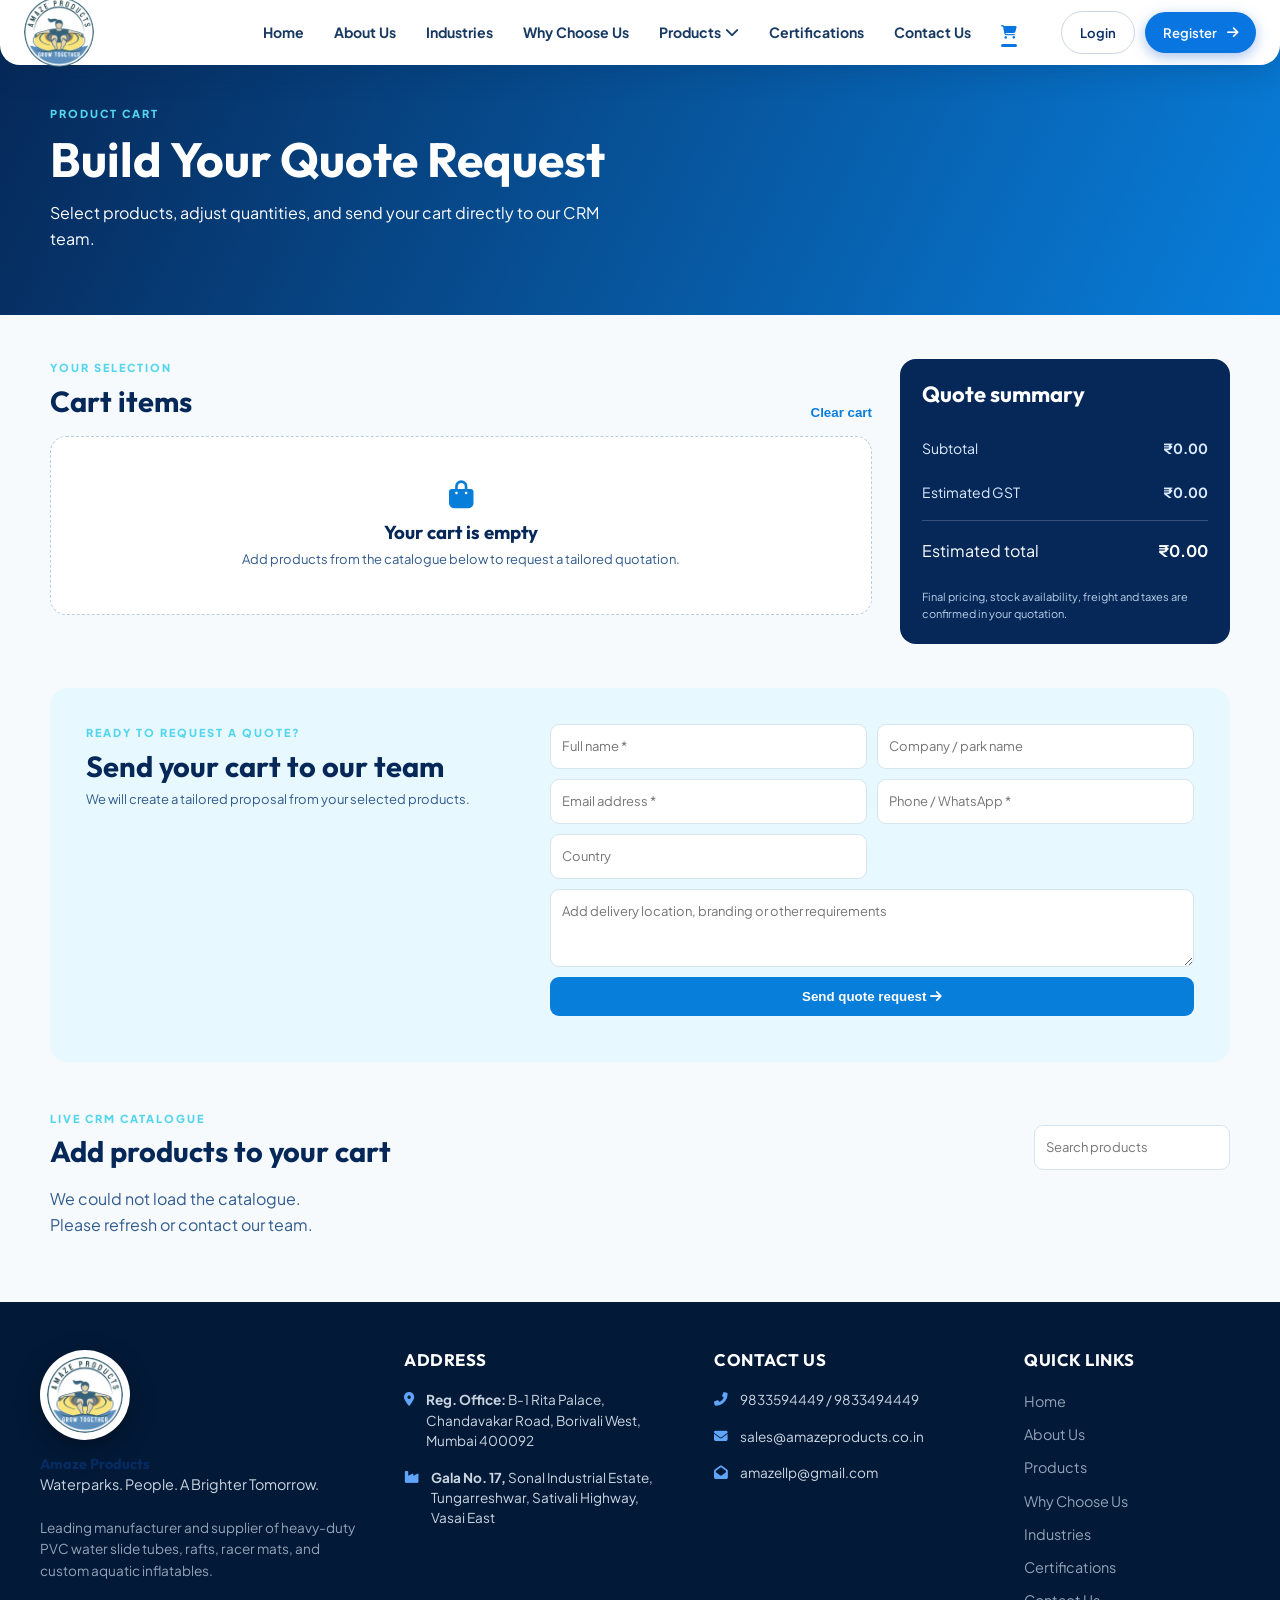
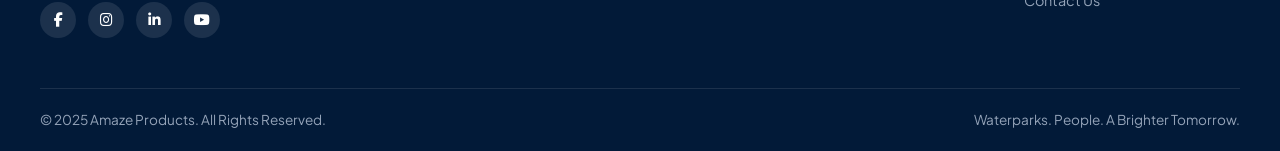
<file: cart.html>
<!doctype html>
<html lang="en">
<head>
  <meta charset="utf-8">
  <meta name="viewport" content="width=device-width,initial-scale=1">
  <title>Cart | Amaze Products</title>
  <link rel="preconnect" href="https://fonts.googleapis.com">
  <link rel="preconnect" href="https://fonts.gstatic.com" crossorigin>
  <link href="https://fonts.googleapis.com/css2?family=Outfit:wght@400;500;600;700;800&family=Plus+Jakarta+Sans:wght@400;500;600;700&display=swap" rel="stylesheet">
  <link rel="stylesheet" href="https://cdnjs.cloudflare.com/ajax/libs/font-awesome/6.4.0/css/all.min.css">
  <link rel="stylesheet" href="styles.css">
  <link rel="stylesheet" href="cart.css">
  <script src="site-chrome.js" defer></script>
  <script src="cart.js" defer></script>
</head>
<body class="cart-page">
  <header></header>
  <main>
    <section class="cart-hero"><div class="cart-shell"><p>PRODUCT CART</p><h1>Build Your Quote Request</h1><span>Select products, adjust quantities, and send your cart directly to our CRM team.</span></div></section>
    <section class="cart-shell cart-layout">
      <div>
        <div class="section-heading"><div><p>YOUR SELECTION</p><h2>Cart items</h2></div><button id="clearCart" class="text-button" type="button">Clear cart</button></div>
        <div id="cartItems" class="cart-items" aria-live="polite"></div>
        <div id="emptyCart" class="empty-cart" hidden><i class="fas fa-bag-shopping"></i><h3>Your cart is empty</h3><p>Add products from the catalogue below to request a tailored quotation.</p></div>
      </div>
      <aside class="cart-summary">
        <h2>Quote summary</h2>
        <div class="summary-row"><span>Subtotal</span><b id="cartSubtotal">₹0.00</b></div>
        <div class="summary-row"><span>Estimated GST</span><b id="cartGst">₹0.00</b></div>
        <div class="summary-total"><span>Estimated total</span><b id="cartTotal">₹0.00</b></div>
        <p class="summary-note">Final pricing, stock availability, freight and taxes are confirmed in your quotation.</p>
      </aside>
    </section>
    <section class="cart-shell request-section" id="request">
      <div><p>READY TO REQUEST A QUOTE?</p><h2>Send your cart to our team</h2><span>We will create a tailored proposal from your selected products.</span></div>
      <form id="cartRequestForm" class="request-form">
        <input name="name" placeholder="Full name *" required>
        <input name="company" placeholder="Company / park name">
        <input name="email" type="email" placeholder="Email address *" required>
        <input name="phone" placeholder="Phone / WhatsApp *" required>
        <input name="country" placeholder="Country">
        <textarea name="note" placeholder="Add delivery location, branding or other requirements"></textarea>
        <button type="submit">Send quote request <i class="fas fa-arrow-right"></i></button>
        <p id="requestMessage" class="request-message" aria-live="polite"></p>
      </form>
    </section>
    <section class="catalogue-section"><div class="cart-shell"><div class="section-heading"><div><p>LIVE CRM CATALOGUE</p><h2>Add products to your cart</h2></div><input id="catalogueSearch" type="search" placeholder="Search products"></div><div id="catalogue" class="catalogue-grid"></div></div></section>
  </main>
  <footer></footer>
</body>
</html>
</file>
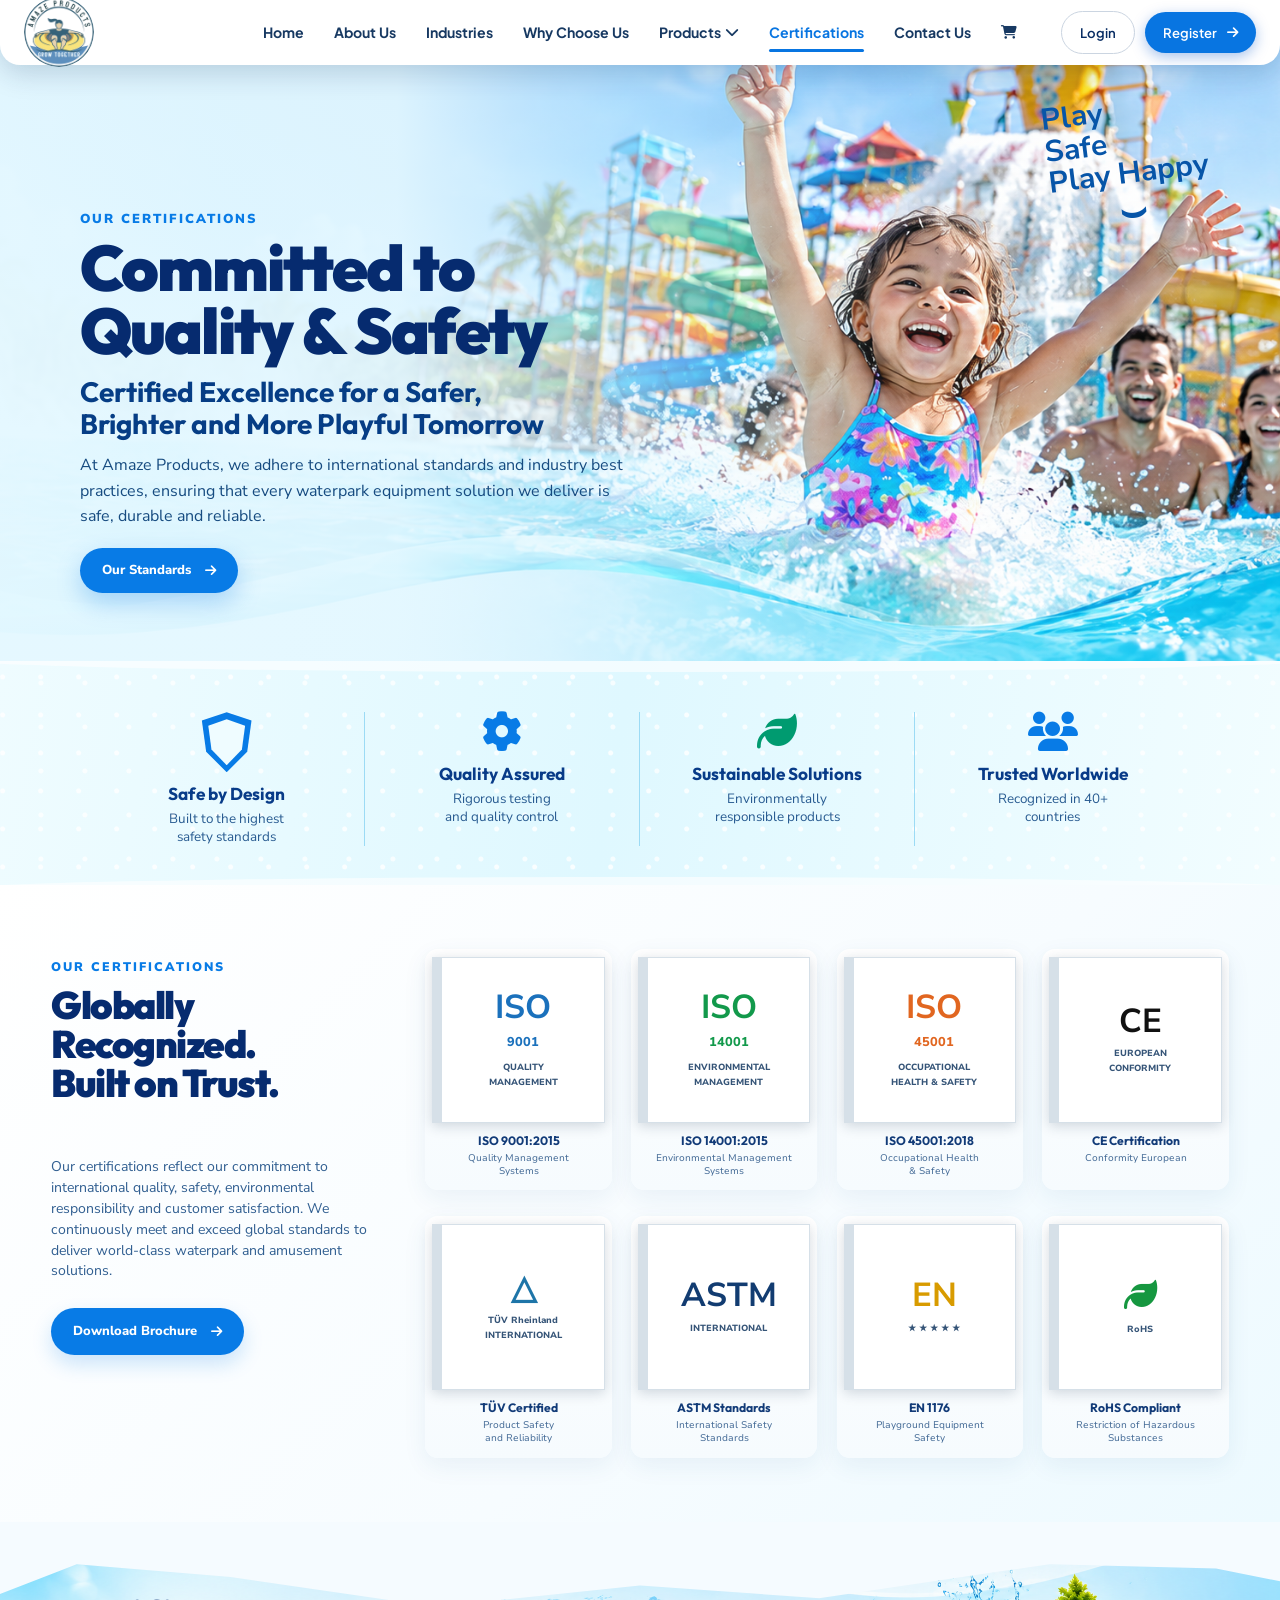
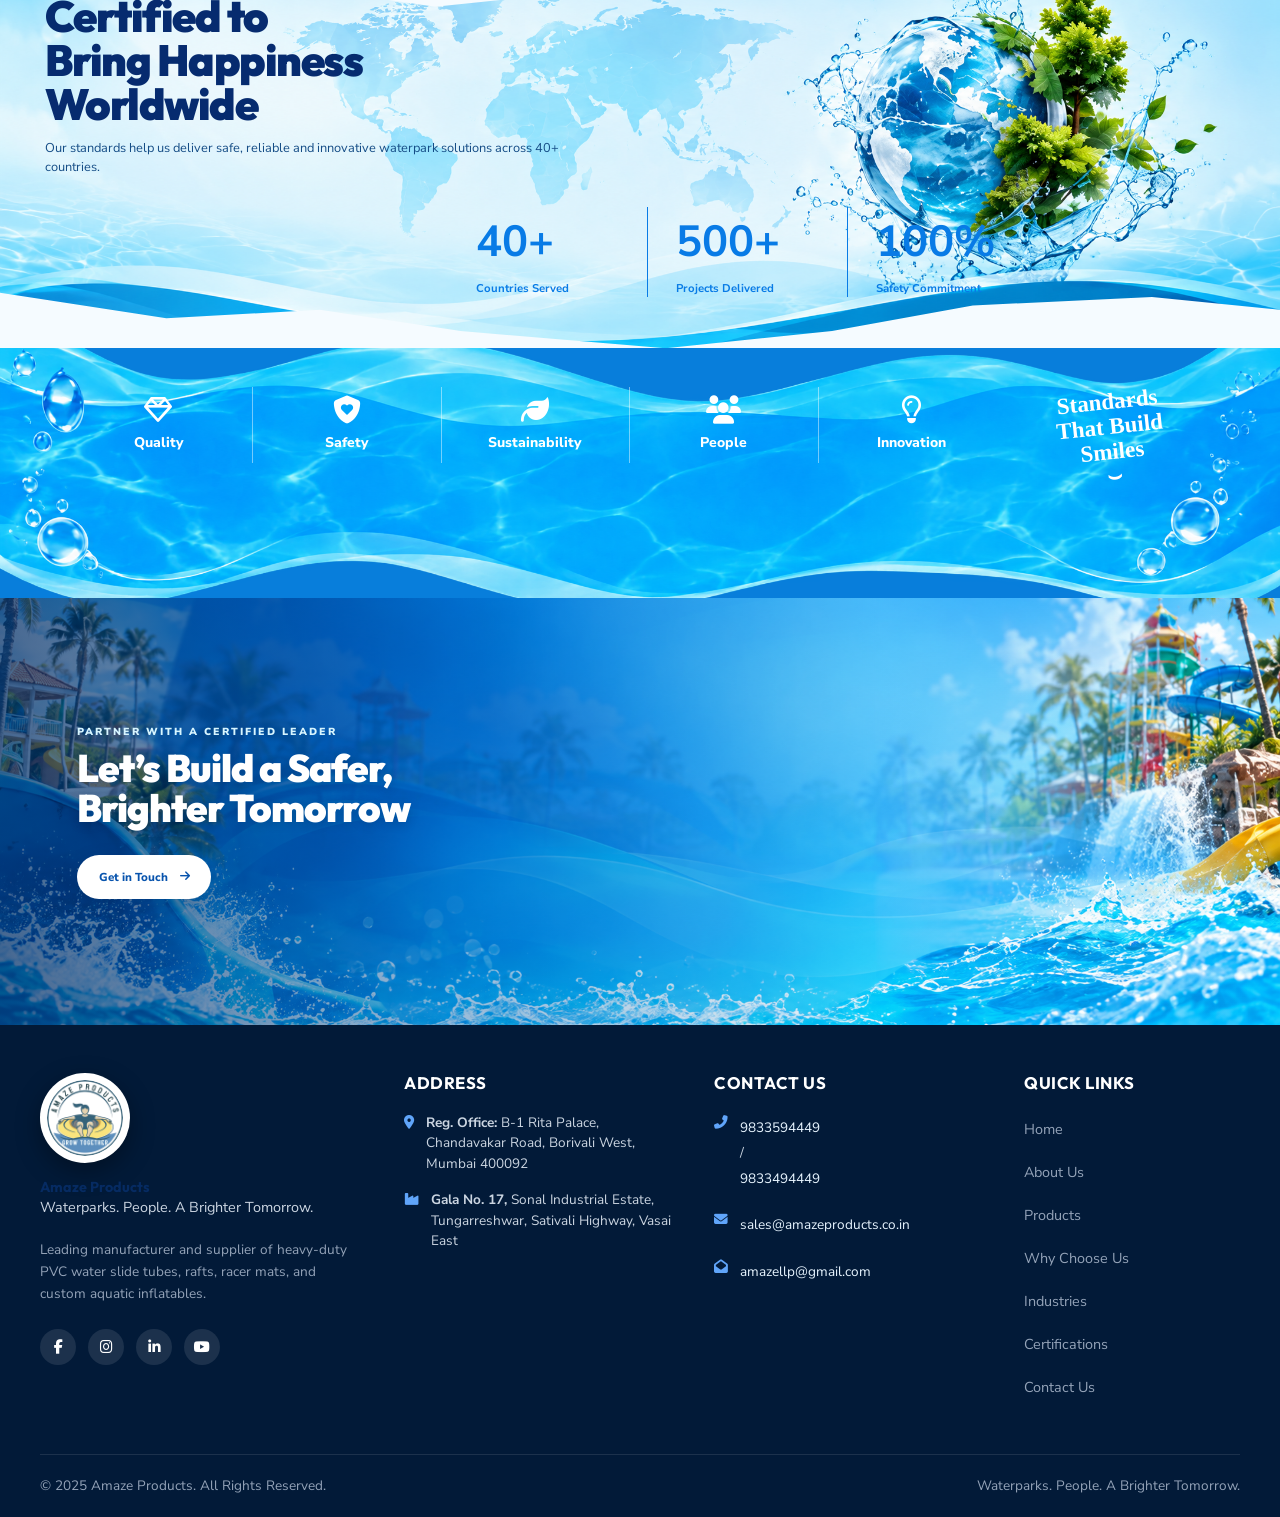
<file: certifications.html>
<!DOCTYPE html>
<html lang="en"><head><meta charset="UTF-8"><meta name="viewport" content="width=device-width, initial-scale=1.0"><meta name="description" content="Amaze Products certifications and quality standards."><title>Certifications | Amaze Products</title><link rel="preconnect" href="https://fonts.googleapis.com"><link rel="preconnect" href="https://fonts.gstatic.com" crossorigin><link href="https://fonts.googleapis.com/css2?family=Nunito+Sans:wght@400;600;700;800;900&display=swap" rel="stylesheet"><link rel="stylesheet" href="https://cdnjs.cloudflare.com/ajax/libs/font-awesome/6.4.0/css/all.min.css"><link rel="stylesheet" href="styles.css"><link rel="stylesheet" href="certifications.css"><link rel="stylesheet" href="certifications-banner.css"><script src="site-chrome.js" defer></script></head>
<body><header class="site-header"><a class="brand" href="index.html"><img src="assets/logo.png" alt="Amaze Products"><span>WATERPARKS FOR A BRIGHTER TOMORROW</span></a><nav aria-label="Main navigation"><a href="index.html">Home</a><a href="about.html">About Us</a><a href="products.html">Products</a><a href="industries.html">Projects</a><a class="active" href="certifications.html">Certifications</a><a href="index.html#contact">Contact Us</a></nav><a class="quote" href="index.html#contact">Get a Quote <i class="fa-solid fa-arrow-right"></i></a></header>
<main><section class="hero"><div class="hero-content"><p class="eyebrow">OUR CERTIFICATIONS</p><h1>Committed to<br>Quality &amp; Safety</h1><h2>Certified Excellence for a Safer,<br>Brighter and More Playful Tomorrow</h2><p>At Amaze Products, we adhere to international standards and industry best practices, ensuring that every waterpark equipment solution we deliver is safe, durable and reliable.</p><a class="blue-button" href="#standards">Our Standards <i class="fa-solid fa-arrow-right"></i></a></div><div class="play-safe">Play<br>Safe<br><strong>Play Happy</strong><span>⌣</span></div><div class="hero-wave"></div></section>
<section class="benefits"><article><i class="fa-regular fa-shield"></i><h3>Safe by Design</h3><p>Built to the highest<br>safety standards</p></article><article><i class="fa-solid fa-gear"></i><h3>Quality Assured</h3><p>Rigorous testing<br>and quality control</p></article><article><i class="fa-solid fa-leaf green"></i><h3>Sustainable Solutions</h3><p>Environmentally<br>responsible products</p></article><article><i class="fa-solid fa-users"></i><h3>Trusted Worldwide</h3><p>Recognized in 40+<br>countries</p></article></section>
<section id="standards" class="standards"><div class="standards-copy"><p class="eyebrow">OUR CERTIFICATIONS</p><h2>Globally Recognized.<br>Built on Trust.</h2><div class="wave-mark">⌒</div><p>Our certifications reflect our commitment to international quality, safety, environmental responsibility and customer satisfaction. We continuously meet and exceed global standards to deliver world-class waterpark and amusement solutions.</p><a class="blue-button" href="index.html#contact">Download Brochure <i class="fa-solid fa-arrow-right"></i></a></div><div class="certificate-grid"><article class="certificate iso-blue"><div class="paper"><b>ISO</b><small>9001</small><span>QUALITY<br>MANAGEMENT</span></div><h3>ISO 9001:2015</h3><p>Quality Management<br>Systems</p></article><article class="certificate iso-green"><div class="paper"><b>ISO</b><small>14001</small><span>ENVIRONMENTAL<br>MANAGEMENT</span></div><h3>ISO 14001:2015</h3><p>Environmental Management Systems</p></article><article class="certificate iso-orange"><div class="paper"><b>ISO</b><small>45001</small><span>OCCUPATIONAL<br>HEALTH &amp; SAFETY</span></div><h3>ISO 45001:2018</h3><p>Occupational Health<br>&amp; Safety</p></article><article class="certificate ce"><div class="paper"><b>CE</b><span>EUROPEAN<br>CONFORMITY</span></div><h3>CE Certification</h3><p>Conformity European</p></article><article class="certificate tuv"><div class="paper"><b>△</b><span>TÜV Rheinland<br>INTERNATIONAL</span></div><h3>TÜV Certified</h3><p>Product Safety<br>and Reliability</p></article><article class="certificate astm"><div class="paper"><b>ASTM</b><span>INTERNATIONAL</span></div><h3>ASTM Standards</h3><p>International Safety<br>Standards</p></article><article class="certificate en"><div class="paper"><b>EN</b><span>★ ★ ★ ★ ★</span></div><h3>EN 1176</h3><p>Playground Equipment<br>Safety</p></article><article class="certificate rohs"><div class="paper"><b><i class="fa-solid fa-leaf"></i></b><span>RoHS</span></div><h3>RoHS Compliant</h3><p>Restriction of Hazardous<br>Substances</p></article></div></section>
<section class="worldwide"><div><h2>Certified to<br>Bring Happiness<br>Worldwide</h2><p>Our standards help us deliver safe, reliable and innovative waterpark solutions across 40+ countries.</p></div><div class="stats"><strong>40+<small>Countries Served</small></strong><strong>500+<small>Projects Delivered</small></strong><strong>100%<small>Safety Commitment</small></strong></div><p class="sustainable">Safe<br>Sustainable<br>Global</p></section><section class="values"><span><i class="fa-regular fa-gem"></i>Quality</span><span><i class="fa-solid fa-shield-heart"></i>Safety</span><span><i class="fa-solid fa-leaf"></i>Sustainability</span><span><i class="fa-solid fa-users"></i>People</span><span><i class="fa-regular fa-lightbulb"></i>Innovation</span></section><section class="cta"><p class="eyebrow">PARTNER WITH A CERTIFIED LEADER</p><h2>Let’s Build a Safer,<br>Brighter Tomorrow</h2><a href="index.html#contact">Get in Touch <i class="fa-solid fa-arrow-right"></i></a></section></main>
<footer><div class="footer-brand"><img src="assets/logo.png" alt="Amaze Products"><small>WATERPARKS FOR A BRIGHTER TOMORROW</small></div><div><b>Quick Links</b><a href="index.html">Home</a><a href="about.html">About Us</a><a href="products.html">Products</a></div><div><b>Get in Touch</b><span><i class="fa-solid fa-phone"></i> +91 98335 94449</span><span><i class="fa-solid fa-envelope"></i> sales@amazeproducts.co.in</span></div><div><b>Follow Us</b><span class="social"><i class="fa-brands fa-facebook"></i><i class="fa-brands fa-instagram"></i><i class="fa-brands fa-youtube"></i><i class="fa-brands fa-linkedin"></i></span></div><small class="copyright">© 2024 Amaze Products. All rights reserved.</small></footer></body></html>
</file>
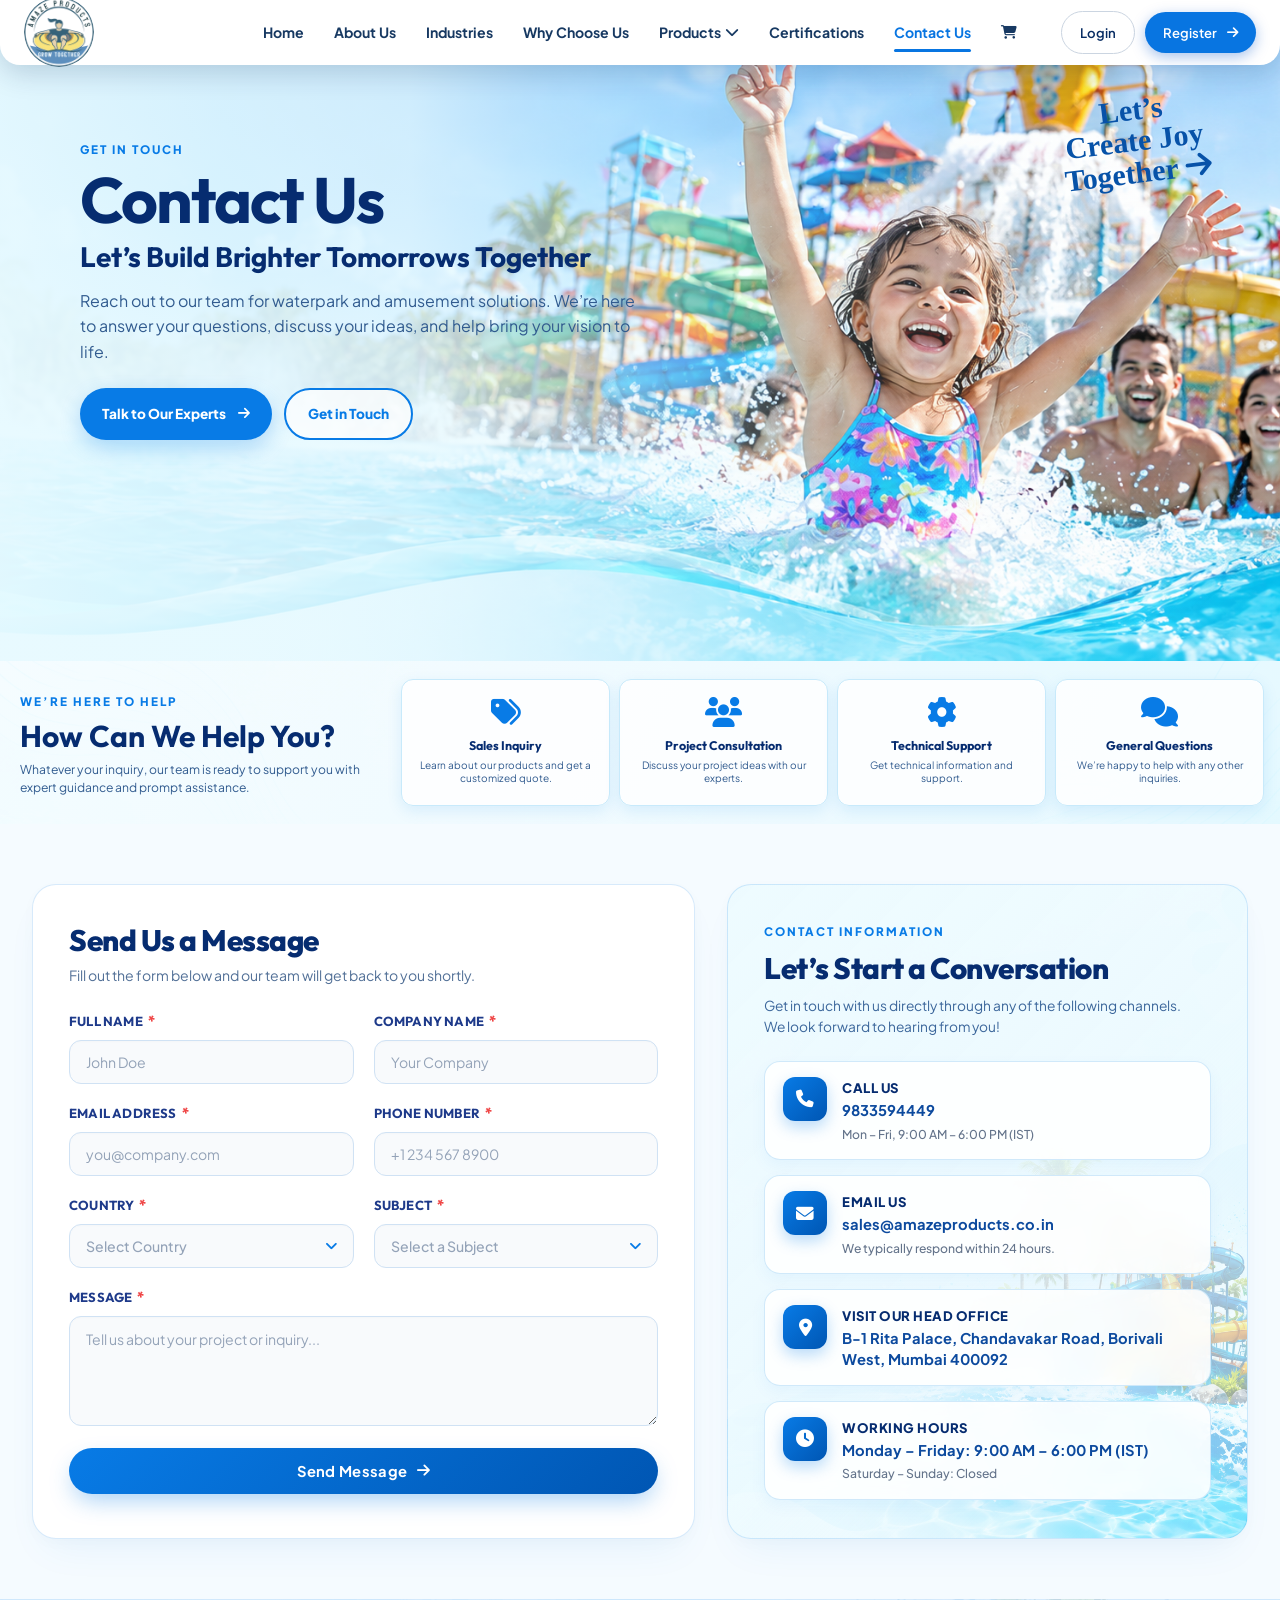
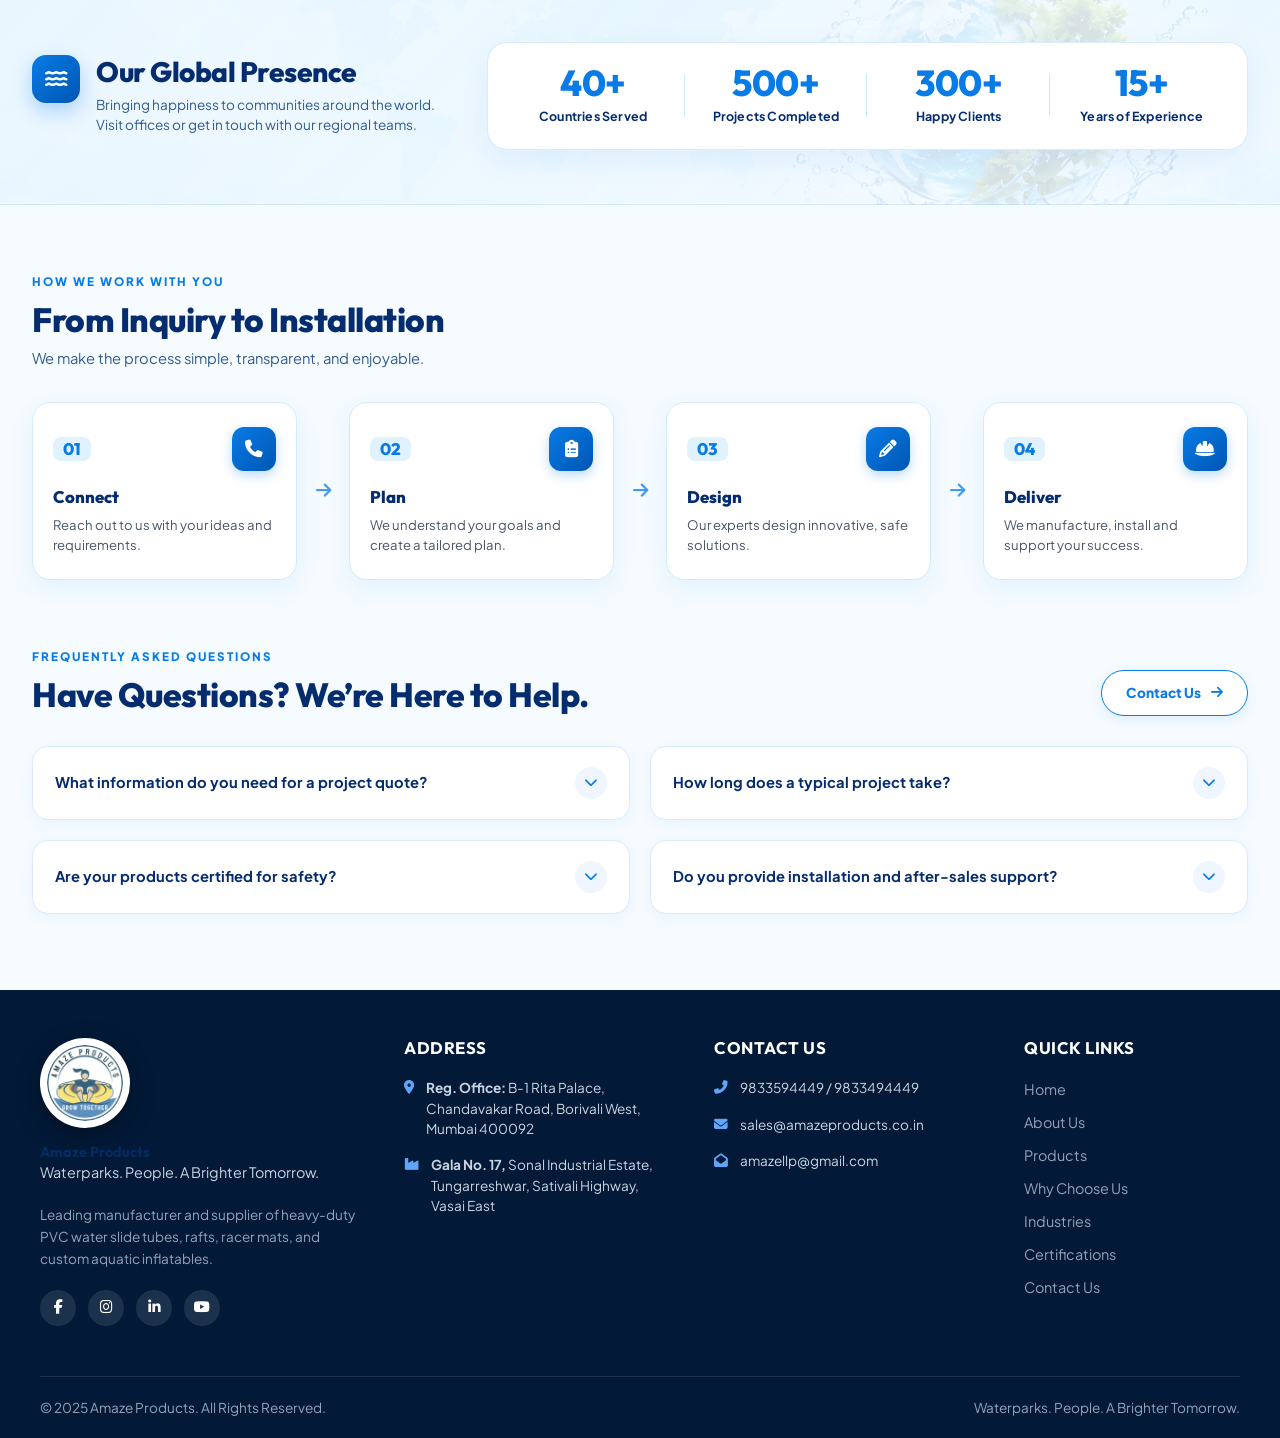
<file: contact-us.html>
<!doctype html>
<html lang="en">
<head>
  <meta charset="utf-8">
  <meta name="viewport" content="width=device-width, initial-scale=1">
  <meta name="description" content="Contact Amaze Products for waterpark equipment, custom inflatables, and project support.">
  <title>Contact Us | Amaze Products</title>
  <link rel="preconnect" href="https://fonts.googleapis.com">
  <link rel="preconnect" href="https://fonts.gstatic.com" crossorigin>
  <link href="https://fonts.googleapis.com/css2?family=Outfit:wght@400;500;600;700;800&family=Plus+Jakarta+Sans:wght@400;500;600;700;800&display=swap" rel="stylesheet">
  <link rel="stylesheet" href="https://cdnjs.cloudflare.com/ajax/libs/font-awesome/6.4.0/css/all.min.css">
  <link rel="stylesheet" href="styles.css">
  <link rel="stylesheet" href="contact-us.css">
  <link rel="stylesheet" href="contact-us-overrides.css">
  <script src="site-chrome.js" defer></script>
</head>
<body class="contact-page">
  <header></header>

  <main>
    <section class="contact-hero">
      <div class="contact-shell contact-hero-copy">
        <p class="contact-kicker">Get in touch</p>
        <h1>Contact Us</h1>
        <h2>Let’s Build Brighter Tomorrows Together</h2>
        <p>Reach out to our team for waterpark and amusement solutions. We’re here to answer your questions, discuss your ideas, and help bring your vision to life.</p>
        <div class="contact-hero-actions"><a class="contact-button primary" href="#message">Talk to Our Experts <i class="fas fa-arrow-right"></i></a><a class="contact-button outline" href="#details">Get in Touch</a></div>
      </div>
      <p class="contact-scribble">Let’s<br>Create Joy<br>Together <i class="fas fa-arrow-right"></i></p>
    </section>

    <section class="contact-help">
      <div class="contact-shell help-grid">
        <div class="help-intro"><p class="contact-kicker">We’re here to help</p><h2>How Can We Help You?</h2><p>Whatever your inquiry, our team is ready to support you with expert guidance and prompt assistance.</p></div>
        <article><i class="fas fa-tags"></i><h3>Sales Inquiry</h3><p>Learn about our products and get a customized quote.</p></article>
        <article><i class="fas fa-users"></i><h3>Project Consultation</h3><p>Discuss your project ideas with our experts.</p></article>
        <article><i class="fas fa-gear"></i><h3>Technical Support</h3><p>Get technical information and support.</p></article>
        <article><i class="fas fa-comments"></i><h3>General Questions</h3><p>We’re happy to help with any other inquiries.</p></article>
      </div>
    </section>

    <section class="contact-shell contact-panels" id="details">
      <form class="message-card" id="message">
        <div class="message-card-header">
          <h2>Send Us a Message</h2>
          <p>Fill out the form below and our team will get back to you shortly.</p>
        </div>
        <div class="form-grid">
          <div class="form-group">
            <label for="contact-name">Full Name <span class="req">*</span></label>
            <input type="text" id="contact-name" name="fullName" placeholder="John Doe" required>
          </div>
          <div class="form-group">
            <label for="contact-company">Company Name <span class="req">*</span></label>
            <input type="text" id="contact-company" name="companyName" placeholder="Your Company" required>
          </div>
          <div class="form-group">
            <label for="contact-email">Email Address <span class="req">*</span></label>
            <input type="email" id="contact-email" name="email" placeholder="you@company.com" required>
          </div>
          <div class="form-group">
            <label for="contact-phone">Phone Number <span class="req">*</span></label>
            <input type="tel" id="contact-phone" name="phone" placeholder="+1 234 567 8900" required>
          </div>
          <div class="form-group">
            <label for="contact-country">Country <span class="req">*</span></label>
            <div class="select-wrapper">
              <select id="contact-country" name="country" required>
                <option value="" disabled selected hidden>Select Country</option>
                <option value="India">India</option>
                <option value="United States">United States</option>
                <option value="United Arab Emirates">United Arab Emirates</option>
                <option value="Saudi Arabia">Saudi Arabia</option>
                <option value="United Kingdom">United Kingdom</option>
                <option value="Australia">Australia</option>
                <option value="Canada">Canada</option>
                <option value="Other">Other</option>
              </select>
            </div>
          </div>
          <div class="form-group">
            <label for="contact-subject">Subject <span class="req">*</span></label>
            <div class="select-wrapper">
              <select id="contact-subject" name="subject" required>
                <option value="" disabled selected hidden>Select a Subject</option>
                <option value="Sales Inquiry">Sales Inquiry</option>
                <option value="Project Consultation">Project Consultation</option>
                <option value="Technical Support">Technical Support</option>
                <option value="General Questions">General Questions</option>
              </select>
            </div>
          </div>
        </div>
        <div class="form-group form-message">
          <label for="contact-message-input">Message <span class="req">*</span></label>
          <textarea id="contact-message-input" name="message" placeholder="Tell us about your project or inquiry..." required></textarea>
        </div>
        <button type="submit" class="contact-submit-btn">
          <span>Send Message</span>
          <i class="fas fa-arrow-right"></i>
        </button>
        <div class="form-response-msg" id="formResponseMsg" aria-live="polite"></div>
      </form>
      <aside class="details-card">
        <div class="details-card-content">
          <p class="contact-kicker">CONTACT INFORMATION</p>
          <h2>Let’s Start a Conversation</h2>
          <p class="details-desc">Get in touch with us directly through any of the following channels. We look forward to hearing from you!</p>
          <div class="detail-list">
            <a href="tel:9833594449" class="detail-item">
              <div class="detail-icon"><i class="fas fa-phone"></i></div>
              <div class="detail-info">
                <span class="detail-label">Call Us</span>
                <span class="detail-val">9833594449</span>
                <small class="detail-sub">Mon – Fri, 9:00 AM – 6:00 PM (IST)</small>
              </div>
            </a>
            <a href="mailto:sales@amazeproducts.co.in" class="detail-item">
              <div class="detail-icon"><i class="fas fa-envelope"></i></div>
              <div class="detail-info">
                <span class="detail-label">Email Us</span>
                <span class="detail-val">sales@amazeproducts.co.in</span>
                <small class="detail-sub">We typically respond within 24 hours.</small>
              </div>
            </a>
            <div class="detail-item">
              <div class="detail-icon"><i class="fas fa-location-dot"></i></div>
              <div class="detail-info">
                <span class="detail-label">Visit Our Head Office</span>
                <span class="detail-val">B-1 Rita Palace, Chandavakar Road, Borivali West, Mumbai 400092</span>
              </div>
            </div>
            <div class="detail-item">
              <div class="detail-icon"><i class="fas fa-clock"></i></div>
              <div class="detail-info">
                <span class="detail-label">Working Hours</span>
                <span class="detail-val">Monday – Friday: 9:00 AM – 6:00 PM (IST)</span>
                <small class="detail-sub">Saturday – Sunday: Closed</small>
              </div>
            </div>
          </div>
        </div>
      </aside>
    </section>

    <!-- Global Presence & Statistics Band -->
    <section class="contact-presence">
      <div class="contact-shell presence-head">
        <div class="presence-title-box">
          <div class="presence-wave-badge"><i class="fas fa-water"></i></div>
          <div class="presence-titles">
            <h2>Our Global Presence</h2>
            <p>Bringing happiness to communities around the world. Visit offices or get in touch with our regional teams.</p>
          </div>
        </div>
        <div class="presence-stats">
          <div class="stat-card">
            <b class="stat-number" data-target="40+">40+</b>
            <span>Countries Served</span>
          </div>
          <div class="stat-card">
            <b class="stat-number" data-target="500+">500+</b>
            <span>Projects Completed</span>
          </div>
          <div class="stat-card">
            <b class="stat-number" data-target="300+">300+</b>
            <span>Happy Clients</span>
          </div>
          <div class="stat-card">
            <b class="stat-number" data-target="15+">15+</b>
            <span>Years of Experience</span>
          </div>
        </div>
      </div>
    </section>

    <!-- Four-Step Process Section -->
    <section class="contact-shell process">
      <div class="process-header">
        <p class="contact-kicker">HOW WE WORK WITH YOU</p>
        <h2>From Inquiry to Installation</h2>
        <p class="section-lead">We make the process simple, transparent, and enjoyable.</p>
      </div>
      <div class="process-grid">
        <article class="process-card">
          <div class="process-card-top">
            <span class="process-step-badge">01</span>
            <div class="process-icon-box"><i class="fas fa-phone"></i></div>
          </div>
          <h3>Connect</h3>
          <p>Reach out to us with your ideas and requirements.</p>
        </article>
        
        <div class="process-connector" aria-hidden="true"><i class="fas fa-arrow-right"></i></div>
        
        <article class="process-card">
          <div class="process-card-top">
            <span class="process-step-badge">02</span>
            <div class="process-icon-box"><i class="fas fa-clipboard-list"></i></div>
          </div>
          <h3>Plan</h3>
          <p>We understand your goals and create a tailored plan.</p>
        </article>
        
        <div class="process-connector" aria-hidden="true"><i class="fas fa-arrow-right"></i></div>
        
        <article class="process-card">
          <div class="process-card-top">
            <span class="process-step-badge">03</span>
            <div class="process-icon-box"><i class="fas fa-pencil"></i></div>
          </div>
          <h3>Design</h3>
          <p>Our experts design innovative, safe solutions.</p>
        </article>
        
        <div class="process-connector" aria-hidden="true"><i class="fas fa-arrow-right"></i></div>
        
        <article class="process-card">
          <div class="process-card-top">
            <span class="process-step-badge">04</span>
            <div class="process-icon-box"><i class="fas fa-hard-hat"></i></div>
          </div>
          <h3>Deliver</h3>
          <p>We manufacture, install and support your success.</p>
        </article>
      </div>
    </section>

    <!-- Frequently Asked Questions Section -->
    <section class="contact-shell faq">
      <div class="faq-heading">
        <div>
          <p class="contact-kicker">FREQUENTLY ASKED QUESTIONS</p>
          <h2>Have Questions? We’re Here to Help.</h2>
        </div>
        <a href="#message" class="faq-contact-btn">
          <span>Contact Us</span>
          <i class="fas fa-arrow-right"></i>
        </a>
      </div>
      <div class="faq-grid">
        <div class="faq-card">
          <details>
            <summary>
              <span class="faq-question">What information do you need for a project quote?</span>
              <span class="faq-icon"><i class="fas fa-chevron-down"></i></span>
            </summary>
            <div class="faq-answer">
              <p>Tell us about your site, product requirements, expected capacity, and timeline. Our team will guide you from there with tailored options and transparent pricing.</p>
            </div>
          </details>
        </div>
        <div class="faq-card">
          <details>
            <summary>
              <span class="faq-question">How long does a typical project take?</span>
              <span class="faq-icon"><i class="fas fa-chevron-down"></i></span>
            </summary>
            <div class="faq-answer">
              <p>Timelines vary by scope and customization. We’ll provide a clear project schedule with milestones after understanding your exact project requirements.</p>
            </div>
          </details>
        </div>
        <div class="faq-card">
          <details>
            <summary>
              <span class="faq-question">Are your products certified for safety?</span>
              <span class="faq-icon"><i class="fas fa-chevron-down"></i></span>
            </summary>
            <div class="faq-answer">
              <p>Yes. We design and manufacture all equipment with strict adherence to quality standards, structural safety, and long-term durability in commercial environments.</p>
            </div>
          </details>
        </div>
        <div class="faq-card">
          <details>
            <summary>
              <span class="faq-question">Do you provide installation and after-sales support?</span>
              <span class="faq-icon"><i class="fas fa-chevron-down"></i></span>
            </summary>
            <div class="faq-answer">
              <p>Yes. Our engineering team supports your project from initial design through professional installation, safety testing, and ongoing after-sales service.</p>
            </div>
          </details>
        </div>
      </div>
    </section>

    <section class="contact-cta"><div class="contact-shell"><p class="contact-kicker">Ready to start your next water adventure?</p><h2>Let’s Create Something Amazing Together</h2><p>Let’s create amazing experiences together.</p><a class="contact-button primary" href="#message">Schedule a Call <i class="fas fa-arrow-right"></i></a><a class="contact-button outline" href="#message">Request a Proposal</a></div></section>
  </main>

  <footer></footer>
  <button class="scroll-top-btn" id="scrollTopBtn" aria-label="Scroll to top"><i class="fas fa-arrow-up"></i></button>
  <script src="script.js"></script>
</body>
</html>
</file>
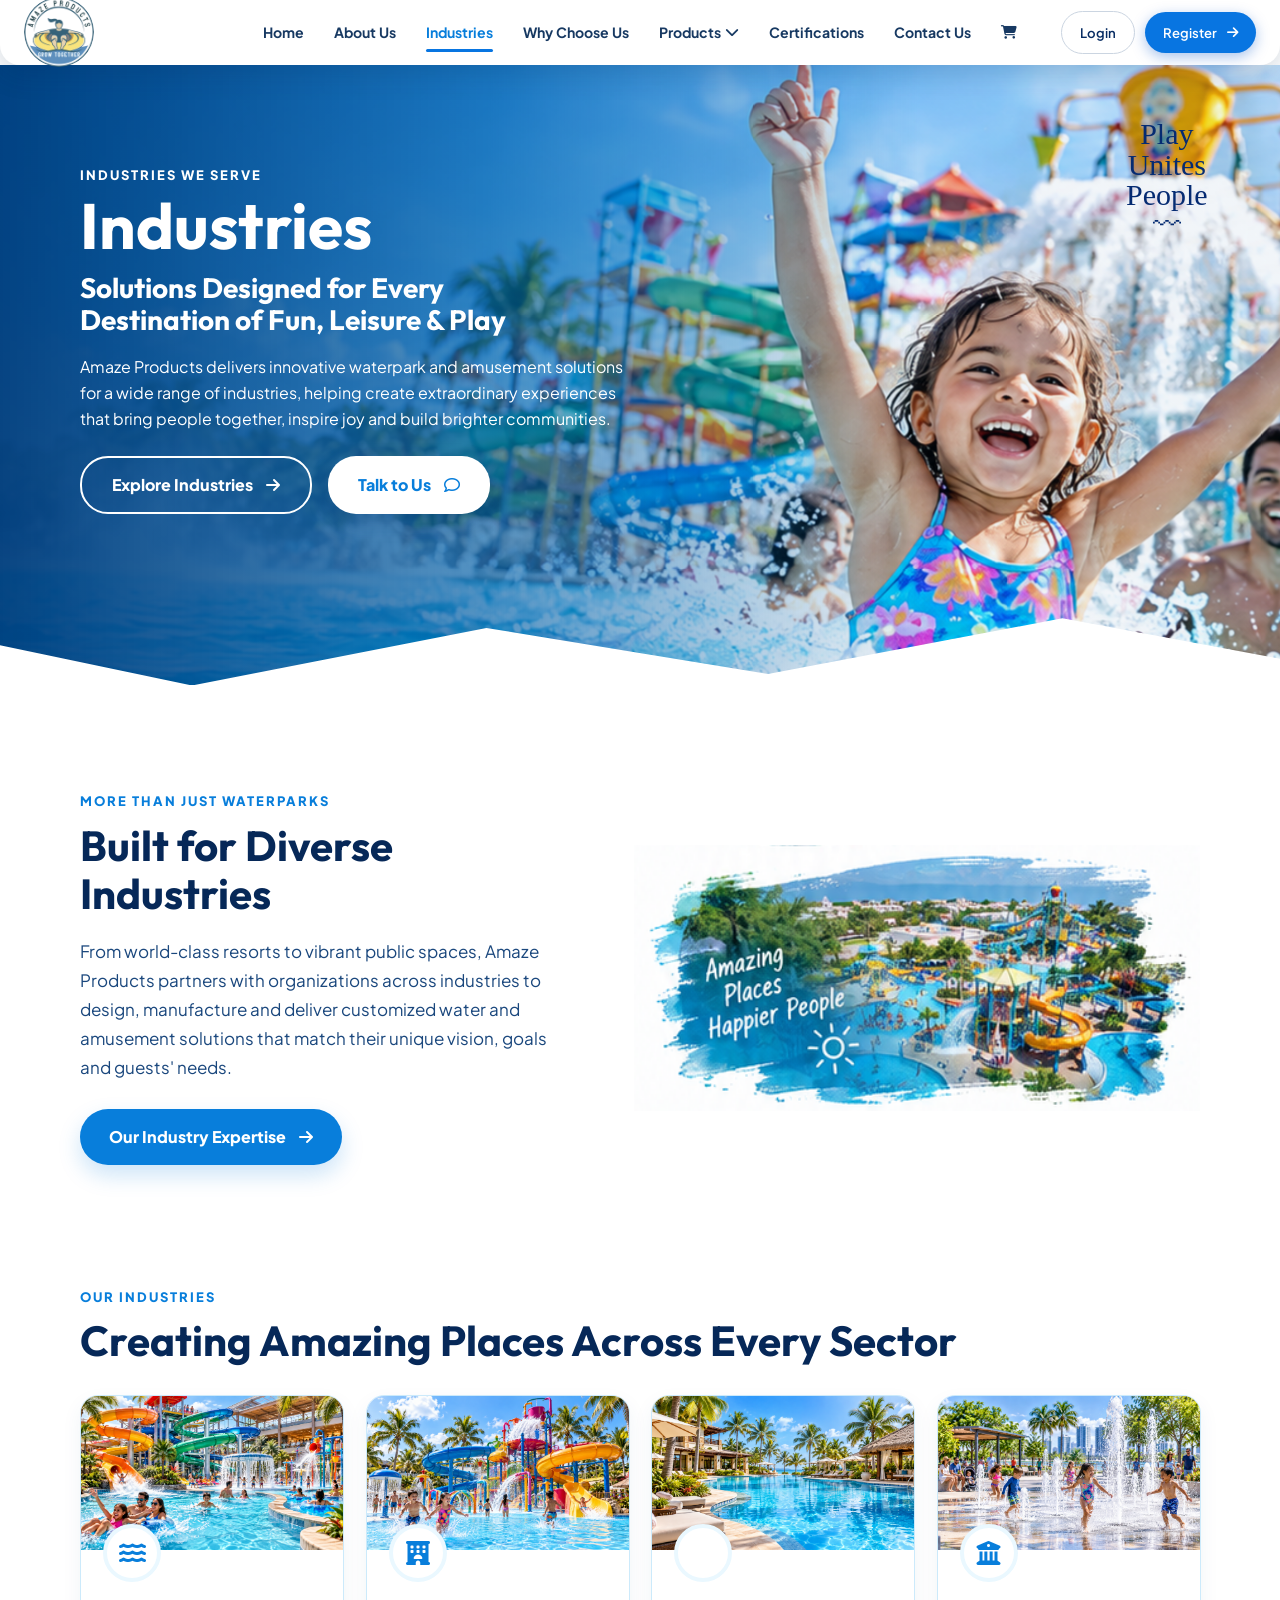
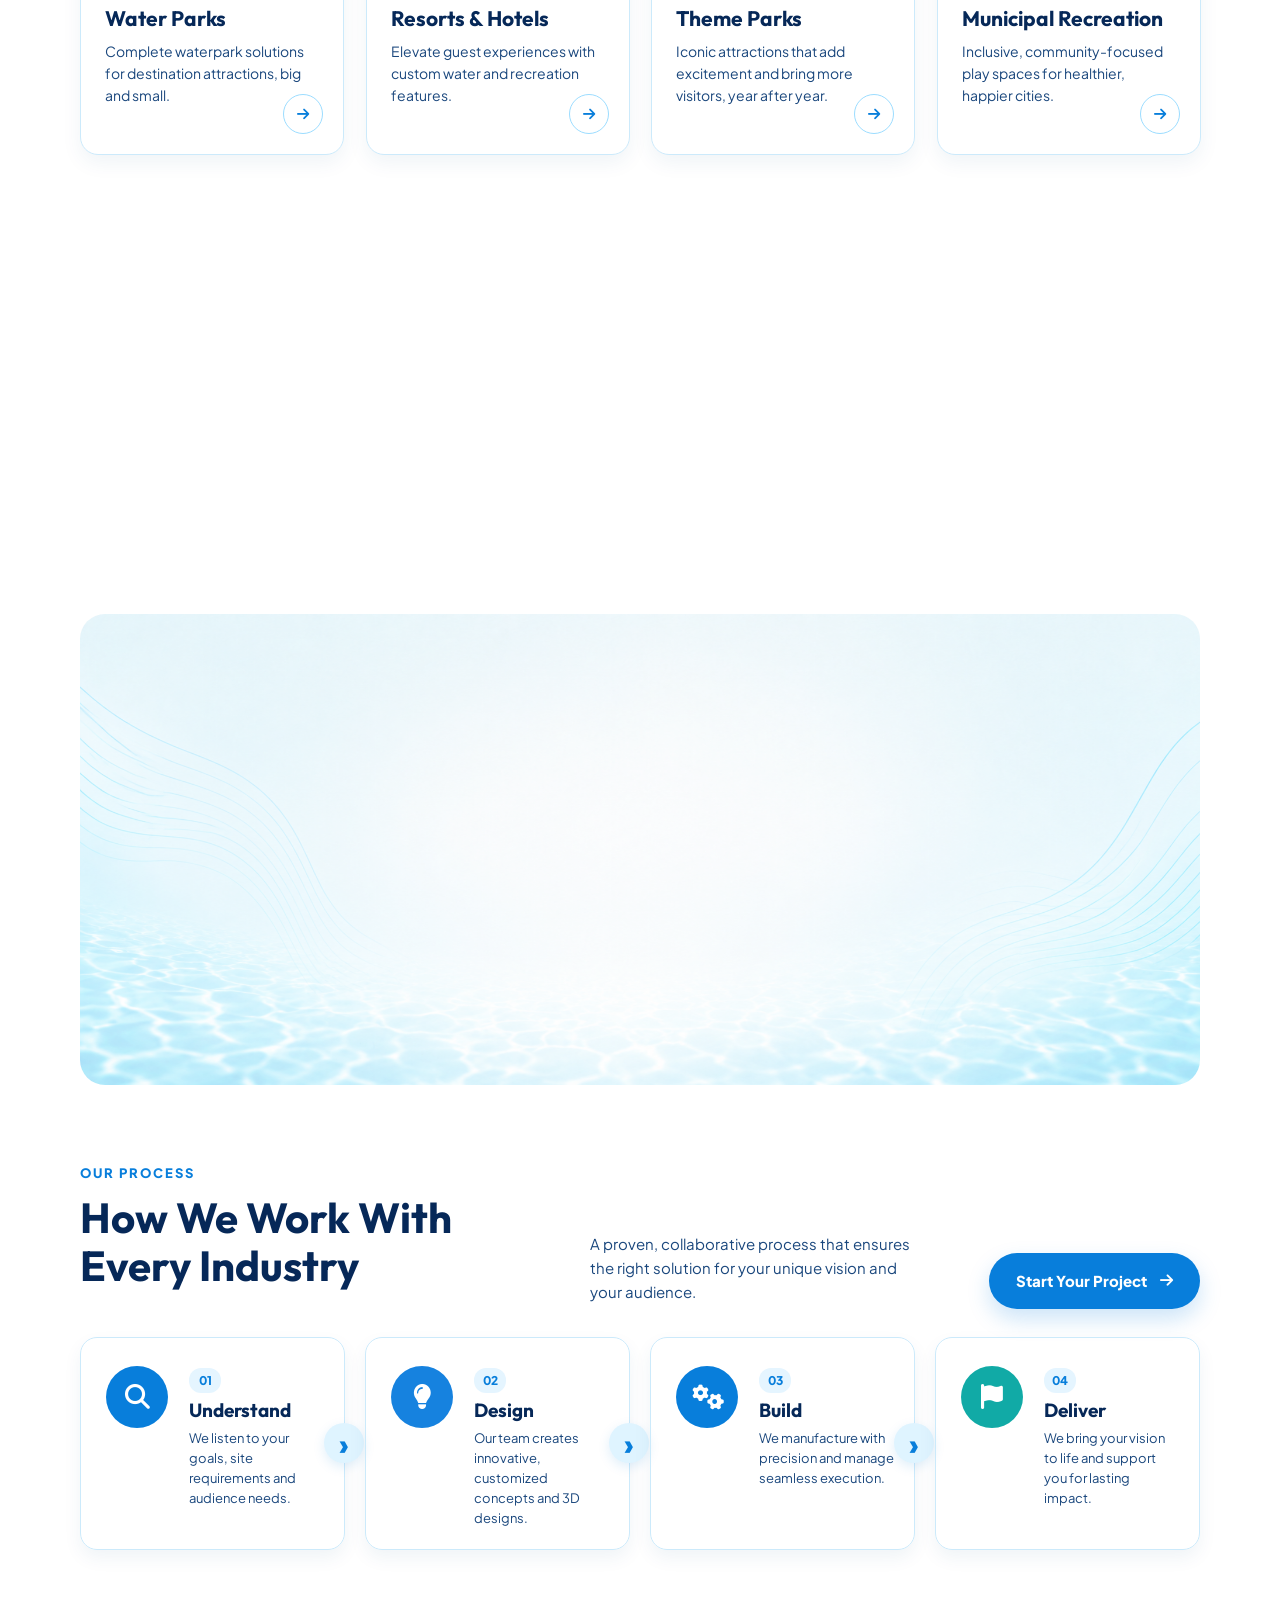
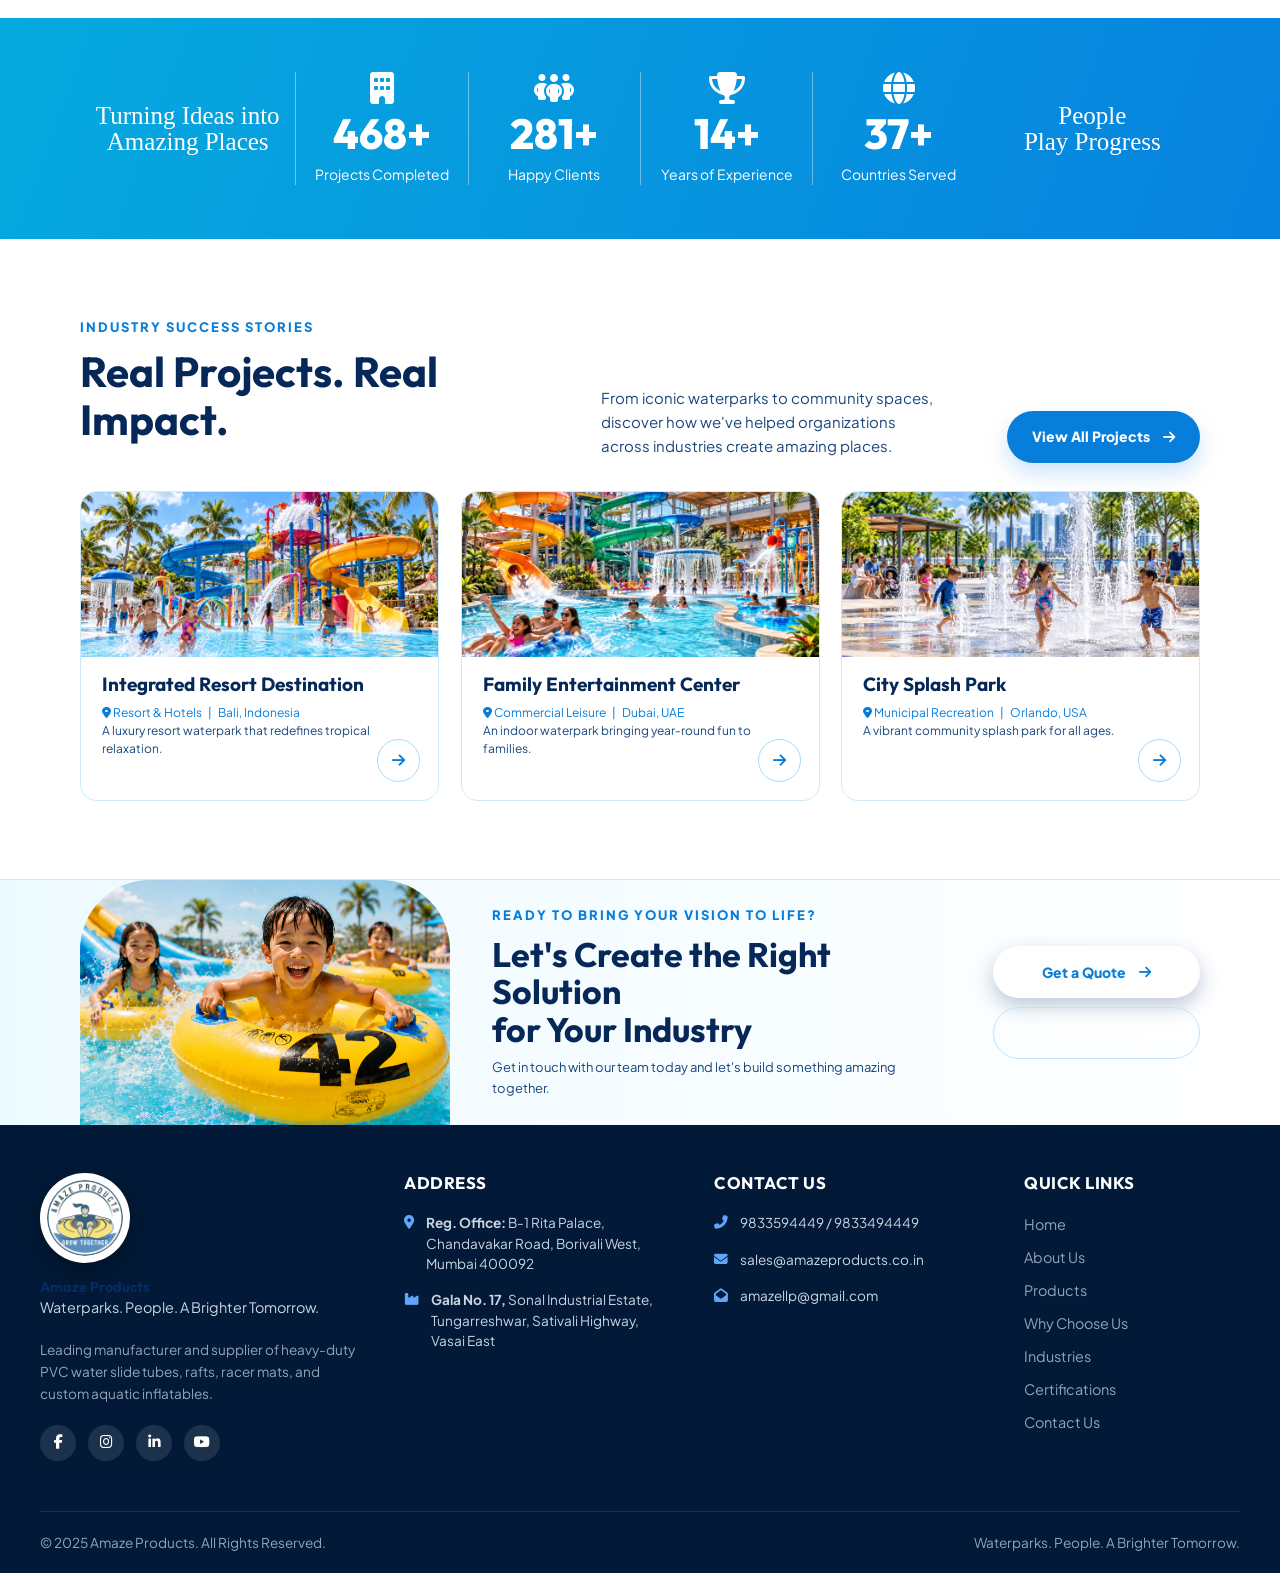
<file: industries.html>
<!doctype html>
<html lang="en">
<head>
  <meta charset="UTF-8"><meta name="viewport" content="width=device-width,initial-scale=1.0">
  <title>Industries We Serve | Amaze Products</title>
  <meta name="description" content="Waterpark and aquatic solutions for resorts, theme parks, municipalities, schools and leisure destinations.">
  <link rel="preconnect" href="https://fonts.googleapis.com"><link rel="preconnect" href="https://fonts.gstatic.com" crossorigin>
  <link href="https://fonts.googleapis.com/css2?family=Outfit:wght@400;500;600;700;800&family=Plus+Jakarta+Sans:wght@400;500;600;700;800&display=swap" rel="stylesheet">
  <link rel="stylesheet" href="https://cdnjs.cloudflare.com/ajax/libs/font-awesome/6.4.0/css/all.min.css">
  <link rel="stylesheet" href="styles.css"><link rel="stylesheet" href="industries.css">
</head>
<body class="industries-page">
  <div class="top-bar"><div class="container"><div class="top-bar-contact"><div class="top-bar-item top-bar-message">Building Safer, More Joyful Water Experiences Worldwide</div><div class="top-bar-item"><i class="fas fa-phone-alt"></i><a href="tel:9833594449">9833594449</a> / <a href="tel:9833494449">9833494449</a></div><div class="top-bar-item"><i class="fas fa-envelope"></i><a href="mailto:sales@amazeproducts.co.in">sales@amazeproducts.co.in</a></div><div class="top-bar-item"><i class="fas fa-envelope-open"></i><a href="mailto:amazellp@gmail.com">amazellp@gmail.com</a></div></div><div class="top-bar-social"><a href="#" aria-label="Facebook"><i class="fab fa-facebook-f"></i></a><a href="#" aria-label="Instagram"><i class="fab fa-instagram"></i></a><a href="#" aria-label="LinkedIn"><i class="fab fa-linkedin-in"></i></a><a href="#" aria-label="YouTube"><i class="fab fa-youtube"></i></a></div></div></div>
<header class="main-header"><div class="container"><a href="index.html" class="logo-link"><img src="assets/logo.png" alt="Amaze Products logo" class="logo-img"></a><nav class="nav-menu" id="navMenu"><a href="index.html" class="nav-link">Home</a><a href="about.html" class="nav-link">About Us</a><a href="industries.html" class="nav-link active">Industries</a><a href="why-choose-us.html" class="nav-link">Why Choose Us</a><a href="products.html" class="nav-link">Products <i class="fas fa-chevron-down" style="font-size:.75rem;margin-left:2px"></i></a><a href="certifications.html" class="nav-link">Certifications</a><a href="index.html#contact" class="nav-link">Contact Us</a></nav><a href="index.html#contact" class="btn btn-primary">Get a Quote <i class="fas fa-arrow-right"></i></a><button class="mobile-toggle" id="mobileToggle" aria-label="Open navigation"><i class="fas fa-bars"></i></button></div></header>

  <main>
    <section class="industry-hero"><div class="industry-hero-bg"></div><div class="industry-hero-shade"></div><div class="industry-container industry-hero-content"><p class="eyebrow light">Industries we serve</p><h1>Industries</h1><h2>Solutions Designed for Every<br>Destination of Fun, Leisure &amp; Play</h2><p>Amaze Products delivers innovative waterpark and amusement solutions for a wide range of industries, helping create extraordinary experiences that bring people together, inspire joy and build brighter communities.</p><div class="hero-actions"><a class="industry-button outline-button" href="#sectors">Explore Industries <i class="fas fa-arrow-right"></i></a><a class="industry-button white-button" href="#contact">Talk to Us <i class="far fa-comment"></i></a></div></div><div class="hero-scribble">Play<br>Unites<br>People <span>〰</span></div><div class="hero-wave"></div></section>

    <section class="industry-container intro-section"><div><p class="eyebrow">More than just waterparks</p><h2>Built for Diverse Industries</h2><p>From world-class resorts to vibrant public spaces, Amaze Products partners with organizations across industries to design, manufacture and deliver customized water and amusement solutions that match their unique vision, goals and guests' needs.</p><a class="industry-button blue-button" href="#solutions">Our Industry Expertise <i class="fas fa-arrow-right"></i></a></div><div class="intro-art"><img src="assets/about-who-waterpark.png" alt="Colorful waterpark attraction"></div></section>

    <section class="industry-container sectors-section" id="sectors"><p class="eyebrow">Our industries</p><h2>Creating Amazing Places Across Every Sector</h2><div class="sector-grid">
      <article><img src="ChatGPT Image Sep 12, 2026, 01_11_41 PM (7).png" alt="Family water park"><span><i class="fas fa-water"></i></span><h3>Water Parks</h3><p>Complete waterpark solutions for destination attractions, big and small.</p><a href="#contact" aria-label="Water Parks"><i class="fas fa-arrow-right"></i></a></article>
      <article><img src="ChatGPT Image Sep 12, 2026, 01_11_40 PM (1).png" alt="Resort pool"><span><i class="fas fa-hotel"></i></span><h3>Resorts &amp; Hotels</h3><p>Elevate guest experiences with custom water and recreation features.</p><a href="#contact" aria-label="Resorts and Hotels"><i class="fas fa-arrow-right"></i></a></article>
      <article><img src="ChatGPT Image Sep 12, 2026, 01_11_41 PM (2).png" alt="Theme park water ride"><span><i class="fas fa-ferris-wheel"></i></span><h3>Theme Parks</h3><p>Iconic attractions that add excitement and bring more visitors, year after year.</p><a href="#contact" aria-label="Theme Parks"><i class="fas fa-arrow-right"></i></a></article>
      <article><img src="ChatGPT Image Sep 12, 2026, 01_11_41 PM (8).png" alt="Public splash park"><span><i class="fas fa-building-columns"></i></span><h3>Municipal Recreation</h3><p>Inclusive, community-focused play spaces for healthier, happier cities.</p><a href="#contact" aria-label="Municipal Recreation"><i class="fas fa-arrow-right"></i></a></article>
      <article><img src="ChatGPT Image Sep 12, 2026, 01_11_41 PM (5).png" alt="Residential pool development"><span><i class="fas fa-house"></i></span><h3>Real Estate &amp; Townships</h3><p>Add lasting value to residential and mixed-use development with water features.</p><a href="#contact" aria-label="Real Estate and Townships"><i class="fas fa-arrow-right"></i></a></article>
      <article><img src="ChatGPT Image Sep 12, 2026, 01_11_41 PM (6).png" alt="School water play area"><span><i class="fas fa-graduation-cap"></i></span><h3>Schools &amp; Institutions</h3><p>Safe, engaging and educational play environments for young minds.</p><a href="#contact" aria-label="Schools and Institutions"><i class="fas fa-arrow-right"></i></a></article>
      <article><img src="ChatGPT Image Sep 12, 2026, 01_11_41 PM (4).png" alt="Leisure center splash zone"><span><i class="fas fa-bag-shopping"></i></span><h3>Commercial Leisure Centers</h3><p>Drive footfall and revenue with innovative indoor and outdoor water attractions.</p><a href="#contact" aria-label="Commercial Leisure Centers"><i class="fas fa-arrow-right"></i></a></article>
      <article><img src="ChatGPT Image Sep 12, 2026, 01_11_41 PM (3).png" alt="Community splash park"><span><i class="fas fa-tree"></i></span><h3>Public Spaces</h3><p>Transform parks, waterfronts and urban spaces into vibrant community destinations.</p><a href="#contact" aria-label="Public Spaces"><i class="fas fa-arrow-right"></i></a></article>
    </div></section>

    <section class="industry-container benefits-section" id="solutions"><div class="section-title-row"><div><p class="eyebrow">Why industries choose Amaze Products</p><h2>A Partner for Lasting Impact</h2></div><p>Across every industry, we combine innovation, quality and a deep understanding of people's needs to create water and amusement experiences that make a difference.</p></div><div class="benefit-grid"><article><i class="fas fa-pencil"></i><h3>Custom Design</h3><p>Tailored solutions for unique goals.</p></article><article><i class="fas fa-shield-heart"></i><h3>Safety Compliance</h3><p>Built to the highest global safety standards.</p></article><article><i class="fas fa-gear"></i><h3>Turnkey Execution</h3><p>From concept to completion, we handle everything.</p></article><article><i class="fas fa-globe"></i><h3>Global Standards</h3><p>World-class quality and reliability.</p></article><article><i class="fas fa-people-group"></i><h3>Guest Experience</h3><p>Fun, inclusive and memorable for every age.</p></article><article><i class="fas fa-headset"></i><h3>Long-Term Support</h3><p>We're with you beyond installation.</p></article></div></section>

    <section class="industry-container process-section"><div class="section-title-row"><div><p class="eyebrow">Our process</p><h2>How We Work With Every Industry</h2></div><p>A proven, collaborative process that ensures the right solution for your unique vision and your audience.</p><a class="industry-button blue-button" href="#contact">Start Your Project <i class="fas fa-arrow-right"></i></a></div><div class="process-grid"><article><i class="fas fa-magnifying-glass"></i><b>01</b><h3>Understand</h3><p>We listen to your goals, site requirements and audience needs.</p></article><article><i class="fas fa-lightbulb"></i><b>02</b><h3>Design</h3><p>Our team creates innovative, customized concepts and 3D designs.</p></article><article><i class="fas fa-gears"></i><b>03</b><h3>Build</h3><p>We manufacture with precision and manage seamless execution.</p></article><article><i class="fas fa-flag"></i><b>04</b><h3>Deliver</h3><p>We bring your vision to life and support you for lasting impact.</p></article></div></section>

    <section class="impact-band"><div class="industry-container impact-grid"><p>Turning Ideas into<br><em>Amazing Places</em></p><div><i class="fas fa-building"></i><strong>500+</strong><span>Projects Completed</span></div><div><i class="fas fa-people-group"></i><strong>300+</strong><span>Happy Clients</span></div><div><i class="fas fa-trophy"></i><strong>15+</strong><span>Years of Experience</span></div><div><i class="fas fa-globe"></i><strong>40+</strong><span>Countries Served</span></div><p>People<br><em>Play Progress</em></p></div></section>

    <section class="industry-container projects-section" id="projects"><div class="section-title-row"><div><p class="eyebrow">Industry success stories</p><h2>Real Projects. Real Impact.</h2></div><p>From iconic waterparks to community spaces, discover how we've helped organizations across industries create amazing places.</p><a class="industry-button blue-button" href="#contact">View All Projects <i class="fas fa-arrow-right"></i></a></div><div class="project-grid"><article><img src="ChatGPT Image Sep 12, 2026, 01_11_40 PM (1).png" alt="Integrated Resort Destination"><h3>Integrated Resort Destination</h3><p><i class="fas fa-location-dot"></i> Resort &amp; Hotels &nbsp; | &nbsp; Bali, Indonesia</p><span>A luxury resort waterpark that redefines tropical relaxation.</span><a href="#contact"><i class="fas fa-arrow-right"></i></a></article><article><img src="ChatGPT Image Sep 12, 2026, 01_11_41 PM (7).png" alt="Family Entertainment Center"><h3>Family Entertainment Center</h3><p><i class="fas fa-location-dot"></i> Commercial Leisure &nbsp; | &nbsp; Dubai, UAE</p><span>An indoor waterpark bringing year-round fun to families.</span><a href="#contact"><i class="fas fa-arrow-right"></i></a></article><article><img src="ChatGPT Image Sep 12, 2026, 01_11_41 PM (8).png" alt="City Splash Park"><h3>City Splash Park</h3><p><i class="fas fa-location-dot"></i> Municipal Recreation &nbsp; | &nbsp; Orlando, USA</p><span>A vibrant community splash park for all ages.</span><a href="#contact"><i class="fas fa-arrow-right"></i></a></article></div></section>
    <section class="industry-cta" id="contact"><div class="industry-container cta-content"><img src="assets/chrild.png" alt="Children enjoying water play"><div><p class="eyebrow">Ready to bring your vision to life?</p><h2>Let's Create the Right Solution<br>for Your Industry</h2><p>Get in touch with our team today and let's build something amazing together.</p></div><div><a class="industry-button white-button" href="mailto:sales@amazeproducts.co.in">Get a Quote <i class="fas fa-arrow-right"></i></a><a class="industry-button ghost-button" href="tel:9833594449"><i class="far fa-comment"></i> Talk to Our Experts</a></div></div></section>
  </main>
  <footer class="main-footer"><div class="container"><div class="footer-grid"><div><div class="footer-brand"><img src="assets/logo.png" alt="Amaze Products logo" class="footer-logo"><h4>Amaze Products</h4><p>Waterparks. People. A Brighter Tomorrow.</p></div><p class="footer-desc">Creating safe, innovative and unforgettable waterpark experiences for communities around the world.</p></div><div><h4 class="footer-col-title">Quick Links</h4><div class="footer-links-list"><a href="index.html">Home</a><a href="about.html">About Us</a><a href="industries.html">Industries</a><a href="#projects">Projects</a></div></div><div><h4 class="footer-col-title">Get in Touch</h4><div class="footer-info-list"><div class="footer-info-item"><i class="fas fa-phone"></i><a href="tel:9833594449">9833594449</a></div><div class="footer-info-item"><i class="fas fa-envelope"></i><a href="mailto:sales@amazeproducts.co.in">sales@amazeproducts.co.in</a></div><div class="footer-info-item"><i class="fas fa-location-dot"></i><span>Mumbai, Maharashtra, India</span></div></div></div><div><h4 class="footer-col-title">Follow Us</h4><div class="footer-social"><a href="#" aria-label="Facebook"><i class="fab fa-facebook-f"></i></a><a href="#" aria-label="Instagram"><i class="fab fa-instagram"></i></a><a href="#" aria-label="YouTube"><i class="fab fa-youtube"></i></a><a href="#" aria-label="LinkedIn"><i class="fab fa-linkedin-in"></i></a></div></div></div></div><div class="sub-footer"><div class="container"><div>© 2025 Amaze Products. All rights reserved.</div><div>Waterparks. People. A Brighter Tomorrow.</div></div></div></footer>
  <button class="scroll-top-btn" id="scrollTopBtn" aria-label="Scroll to top"><i class="fas fa-arrow-up"></i></button><script src="site-chrome.js"></script><script src="script.js"></script><script src="industries.js"></script>
</body></html>
</file>
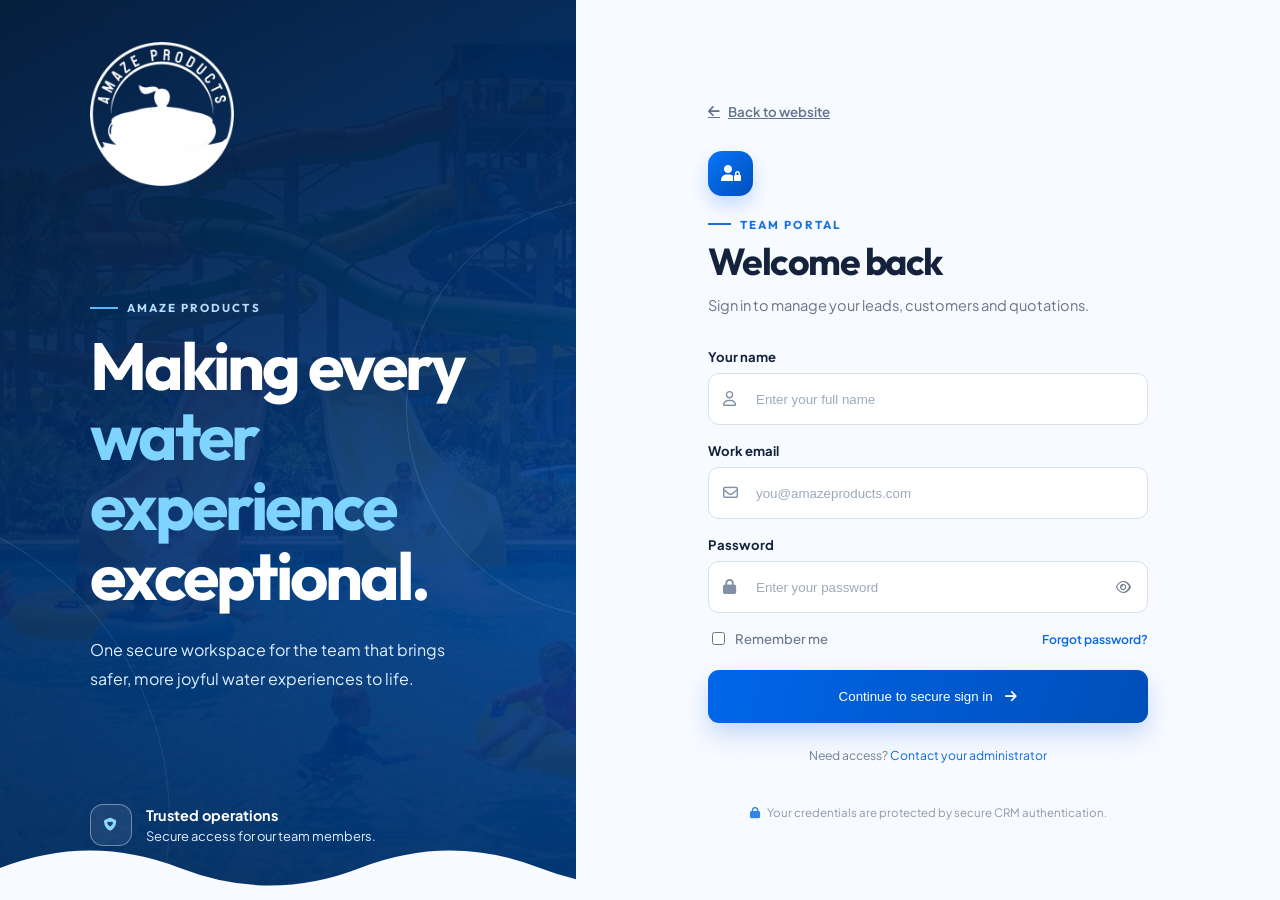
<file: login.html>
<!DOCTYPE html>
<html lang="en">
<head>
  <meta charset="UTF-8">
  <meta name="viewport" content="width=device-width, initial-scale=1.0">
  <meta name="description" content="Secure staff access to the Amaze Products CRM.">
  <title>Staff Login | Amaze Products</title>
  <link rel="preconnect" href="https://fonts.googleapis.com">
  <link rel="preconnect" href="https://fonts.gstatic.com" crossorigin>
  <link href="https://fonts.googleapis.com/css2?family=Outfit:wght@500;600;700;800&family=Plus+Jakarta+Sans:wght@400;500;600;700&display=swap" rel="stylesheet">
  <link rel="stylesheet" href="https://cdnjs.cloudflare.com/ajax/libs/font-awesome/6.4.0/css/all.min.css">
  <link rel="stylesheet" href="login.css">
</head>
<body>
  <main class="login-page">
    <section class="brand-panel" aria-label="Amaze Products">
      <a class="brand-logo" href="index.html" aria-label="Back to Amaze Products home">
        <img src="assets/logo.png" alt="Amaze Products">
      </a>
      <div class="brand-copy">
        <p class="eyebrow"><span></span> AMAZE PRODUCTS</p>
        <h1>Making every<br><em>water experience</em><br>exceptional.</h1>
        <p class="brand-description">One secure workspace for the team that brings safer, more joyful water experiences to life.</p>
      </div>
      <div class="trust-row">
        <div class="trust-icon"><i class="fa-solid fa-shield-heart"></i></div>
        <p><strong>Trusted operations</strong><br>Secure access for our team members.</p>
      </div>
      <div class="water-rings ring-one"></div>
      <div class="water-rings ring-two"></div>
      <div class="wave" aria-hidden="true"></div>
    </section>

    <section class="form-panel">
      <a class="mobile-logo" href="index.html"><img src="assets/logo.png" alt="Amaze Products"></a>
      <div class="login-card">
        <a href="index.html" class="back-link"><i class="fa-solid fa-arrow-left"></i> Back to website</a>
        <div class="form-heading">
          <div class="heading-icon"><i class="fa-solid fa-user-lock"></i></div>
          <p class="eyebrow dark">TEAM PORTAL</p>
          <h2>Welcome back</h2>
          <p>Sign in to manage your leads, customers and quotations.</p>
        </div>
        <form id="staffLoginForm" novalidate>
          <label for="name">Your name</label>
          <div class="field-wrap">
            <i class="fa-regular fa-user"></i>
            <input id="name" name="name" type="text" autocomplete="name" placeholder="Enter your full name" maxlength="100" required>
          </div>
          <label for="email">Work email</label>
          <div class="field-wrap">
            <i class="fa-regular fa-envelope"></i>
            <input id="email" name="email" type="email" autocomplete="email" placeholder="you@amazeproducts.com" required>
          </div>
          <label for="password">Password</label>
          <div class="field-wrap">
            <i class="fa-solid fa-lock"></i>
            <input id="password" name="password" type="password" autocomplete="current-password" placeholder="Enter your password" required>
            <button class="password-toggle" type="button" aria-label="Show password" aria-pressed="false"><i class="fa-regular fa-eye"></i></button>
          </div>
          <div class="form-options">
            <label class="check-label"><input type="checkbox" name="remember"> <span>Remember me</span></label>
            <a href="mailto:admin@amazeproducts.com?subject=Password%20reset%20request">Forgot password?</a>
          </div>
          <p id="formMessage" class="form-message" role="alert"></p>
          <button class="sign-in" type="submit">Continue to secure sign in <i class="fa-solid fa-arrow-right"></i></button>
        </form>
        <p class="help-text">Need access? <a href="mailto:admin@amazeproducts.com?subject=CRM%20access%20request">Contact your administrator</a></p>
      </div>
      <p class="security-note"><i class="fa-solid fa-lock"></i> Your credentials are protected by secure CRM authentication.</p>
    </section>
  </main>
  <script src="login.js"></script>
</body>
</html>
</file>
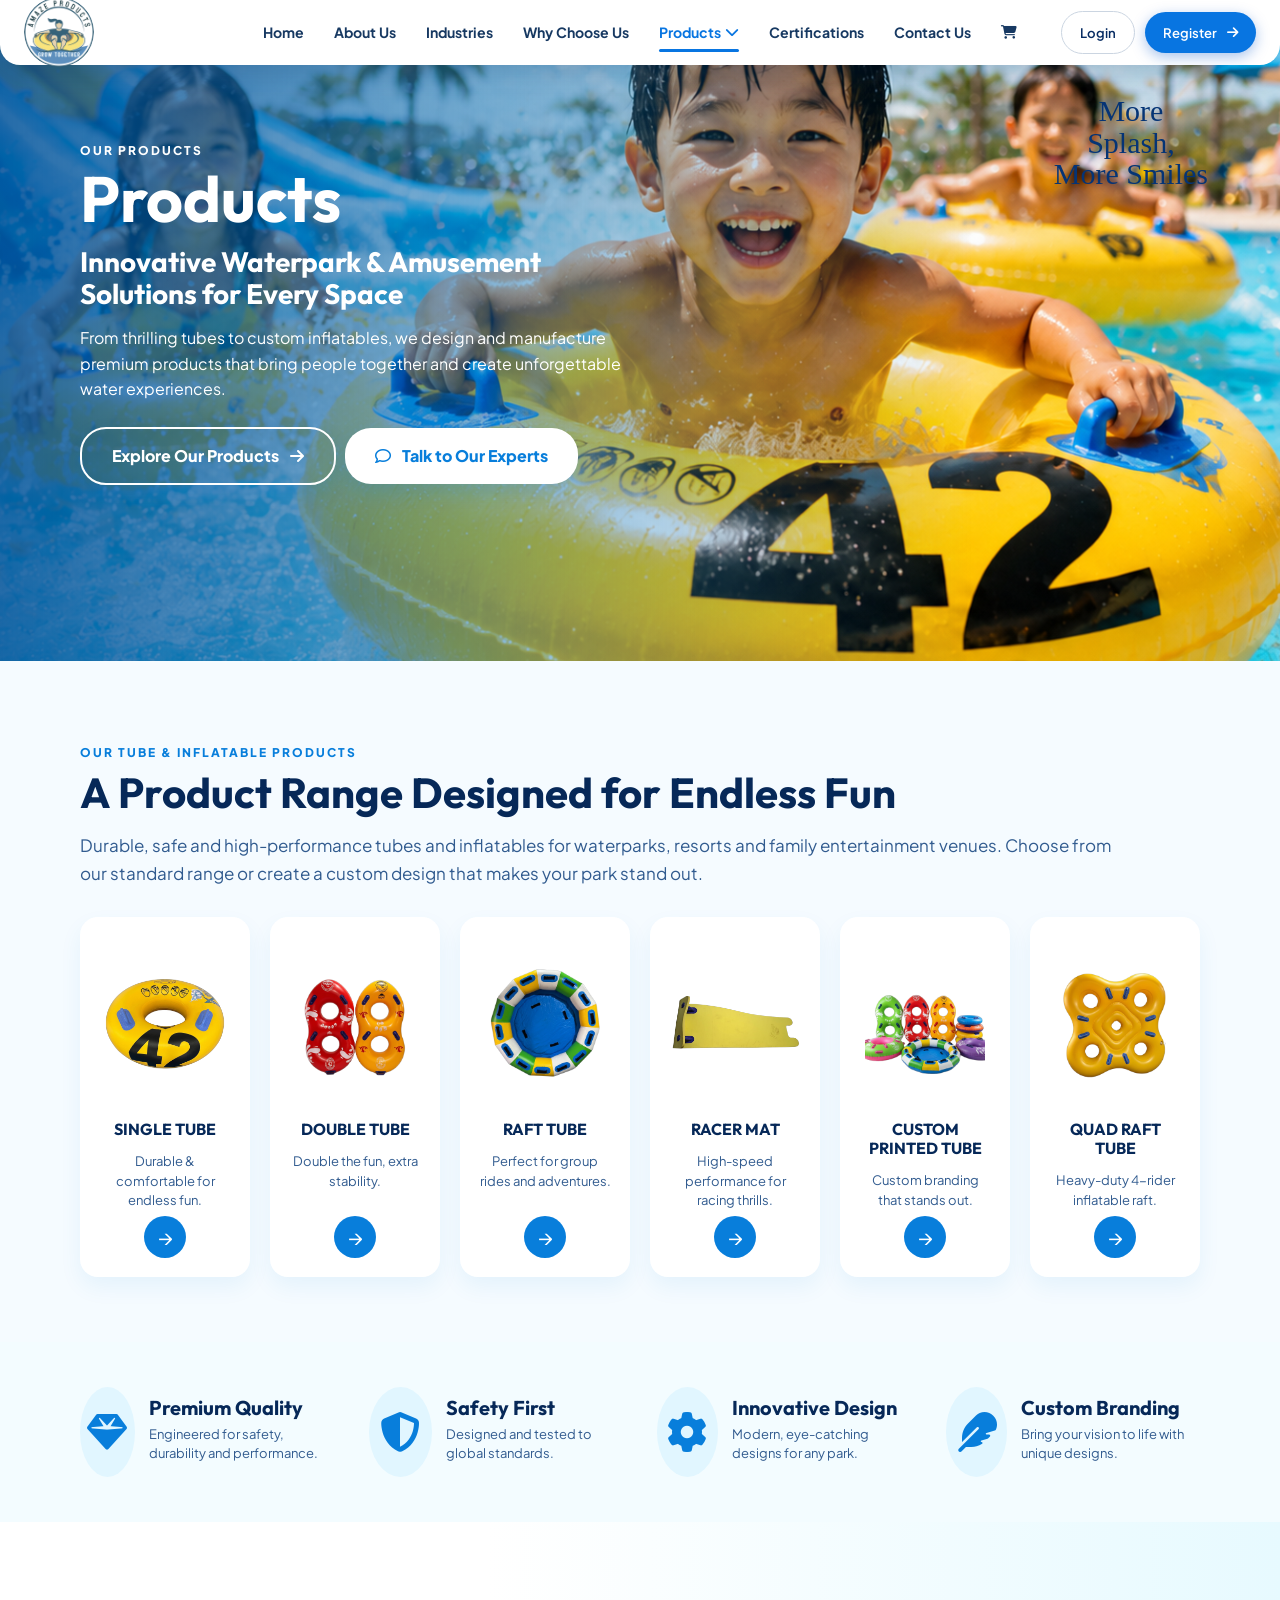
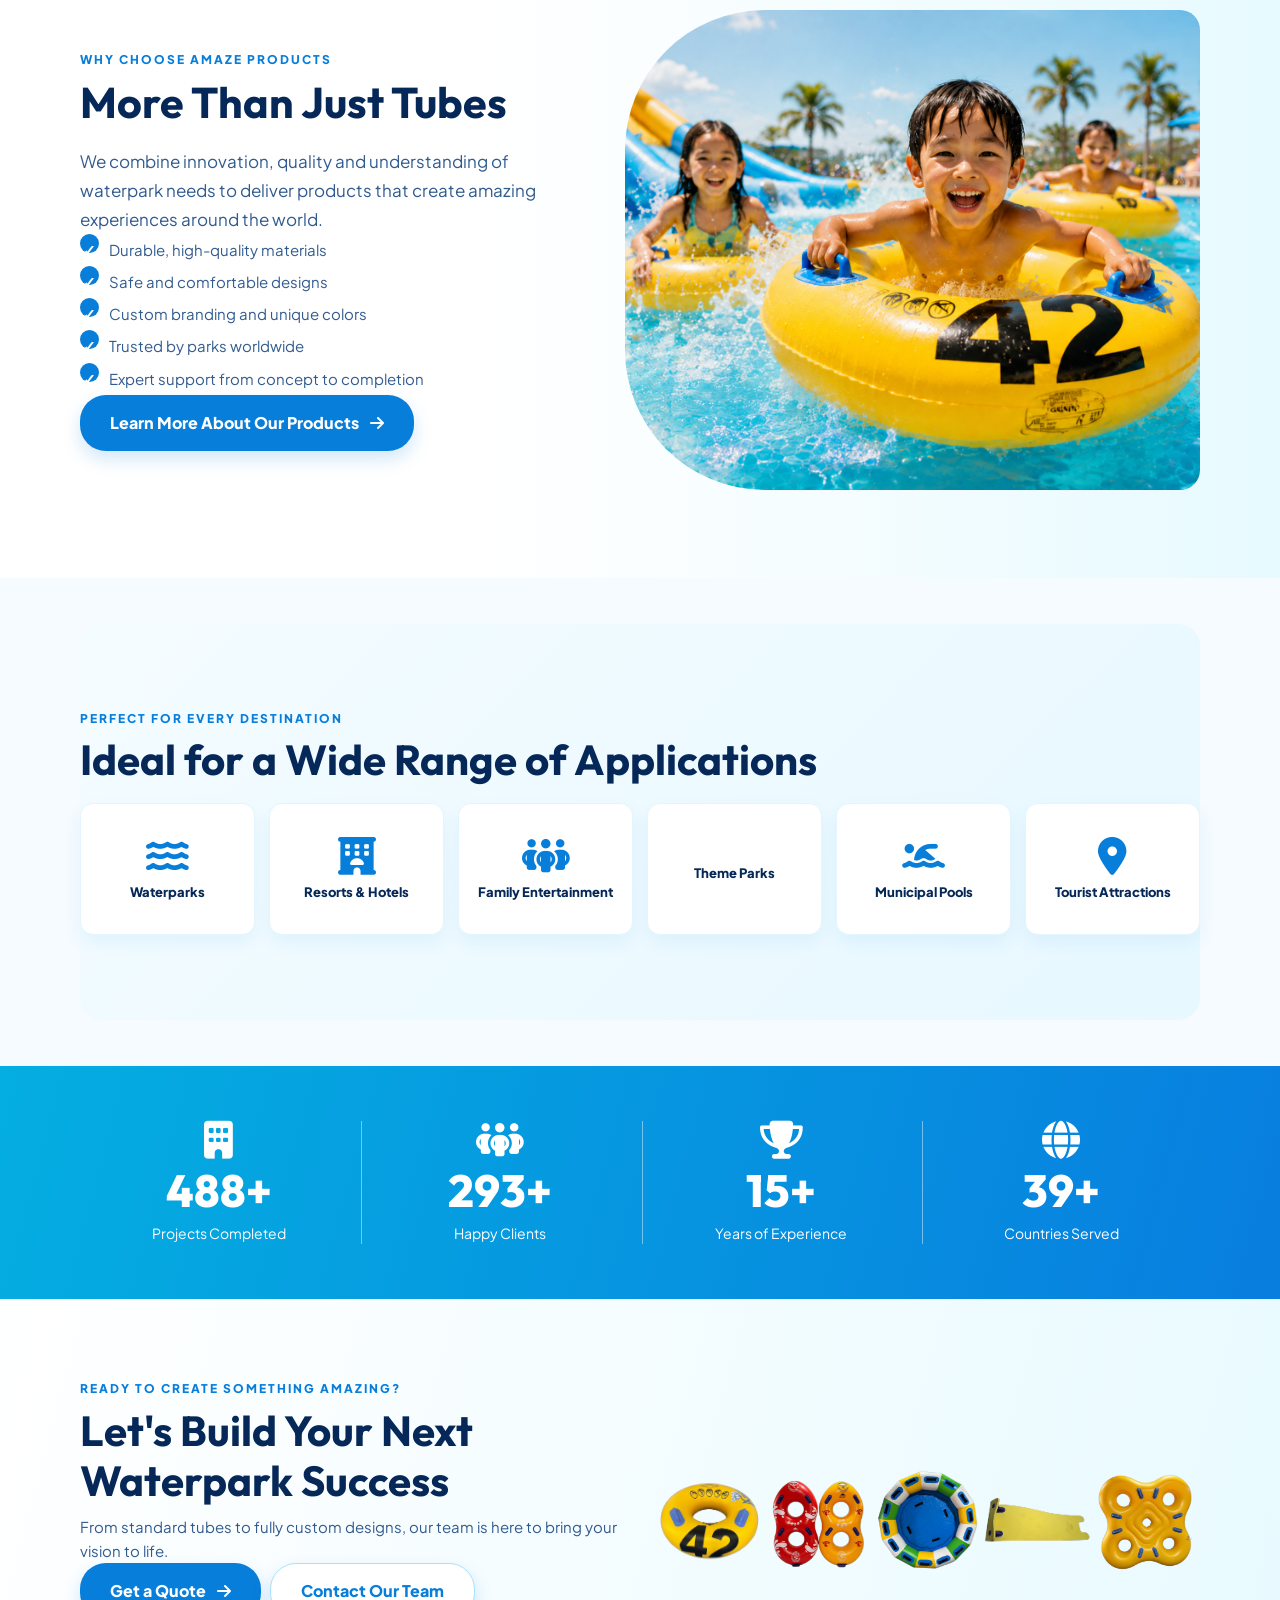
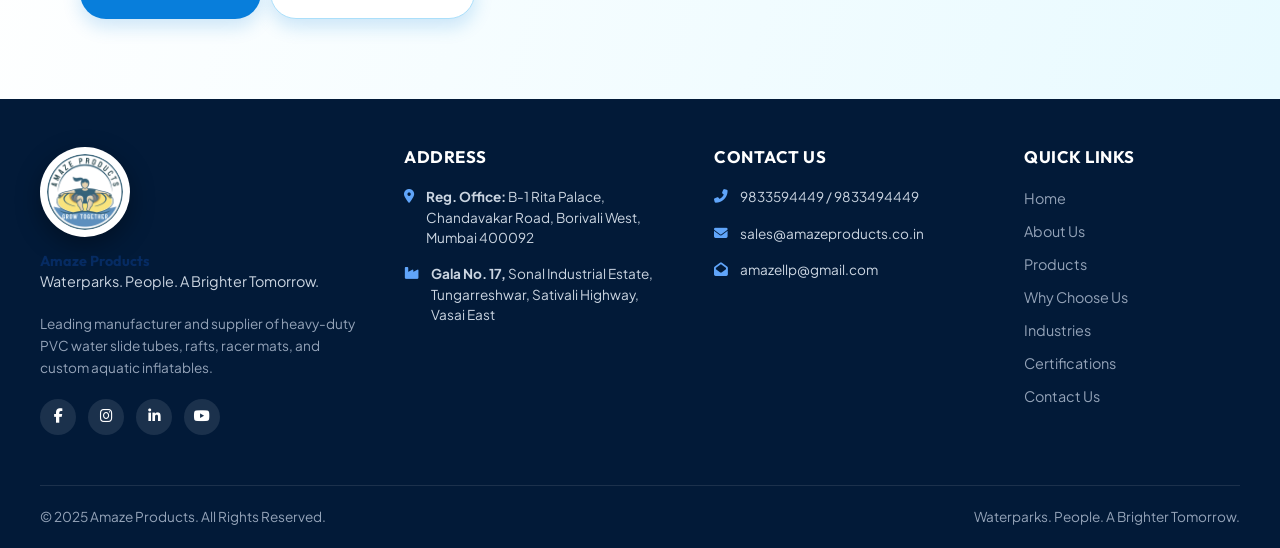
<file: products.html>
<!doctype html><html lang="en"><head><meta charset="utf-8"><meta name="viewport" content="width=device-width,initial-scale=1"><title>Products | Amaze Products</title><link rel="preconnect" href="https://fonts.googleapis.com"><link rel="preconnect" href="https://fonts.gstatic.com" crossorigin><link href="https://fonts.googleapis.com/css2?family=Outfit:wght@400;500;600;700;800&family=Plus+Jakarta+Sans:wght@400;500;600;700;800&display=swap" rel="stylesheet"><link rel="stylesheet" href="https://cdnjs.cloudflare.com/ajax/libs/font-awesome/6.4.0/css/all.min.css"><link rel="stylesheet" href="styles.css"><link rel="stylesheet" href="products.css"><link rel="stylesheet" href="products-motion.css"><script src="site-chrome.js" defer></script><script src="products-motion.js" defer></script></head><body class="products-page">
<div class="top-bar"><div class="container"><div class="top-bar-contact"><div class="top-bar-item top-bar-message">Building Safer, More Joyful Water Experiences Worldwide</div><div class="top-bar-item"><i class="fas fa-phone-alt"></i><a href="tel:9833594449">9833594449</a></div><div class="top-bar-item"><i class="fas fa-envelope"></i><a href="mailto:sales@amazeproducts.co.in">sales@amazeproducts.co.in</a></div></div><div class="top-bar-social"><a href="#" aria-label="Facebook"><i class="fab fa-facebook-f"></i></a><a href="#" aria-label="Instagram"><i class="fab fa-instagram"></i></a><a href="#" aria-label="LinkedIn"><i class="fab fa-linkedin-in"></i></a></div></div></div>
<header class="main-header"><div class="container"><a href="index.html" class="logo-link"><img src="assets/logo.png" alt="Amaze Products logo" class="logo-img"></a><nav class="nav-menu" id="navMenu"><a href="index.html" class="nav-link">Home</a><a href="about.html" class="nav-link">About Us</a><a href="industries.html" class="nav-link">Industries</a><a href="why-choose-us.html" class="nav-link">Why Choose Us</a><a href="products.html" class="nav-link active">Products <i class="fas fa-chevron-down" style="font-size:.75rem;margin-left:2px"></i></a><a href="certifications.html" class="nav-link">Certifications</a><a href="index.html#contact" class="nav-link">Contact Us</a></nav><a class="btn btn-primary" href="#contact">Get a Quote <i class="fas fa-arrow-right"></i></a><button class="mobile-toggle" id="mobileToggle" aria-label="Open navigation"><i class="fas fa-bars"></i></button></div></header>
<style>.products-page .applications{background:linear-gradient(135deg,#f4fcff,#e7f8ff);border-radius:22px;padding:34px 30px;margin-top:46px;margin-bottom:46px}.products-page .applications .application-layout{display:block!important;margin-top:20px}.products-page .applications .application-layout>img{display:none!important}.products-page .applications .application-grid{grid-template-columns:repeat(6,1fr)!important;gap:14px}.products-page .applications .application-grid article{min-height:132px!important;background:#fff;border:1px solid #e5f5fd;border-radius:13px;box-shadow:0 8px 18px rgba(8,126,219,.07);font-size:13px;line-height:1.25;padding:10px}.products-page .applications .application-grid i{font-size:38px!important}@media(max-width:950px){.products-page .applications .application-grid{grid-template-columns:repeat(3,1fr)!important}}@media(max-width:620px){.products-page .applications{padding:26px 16px;margin-top:28px;margin-bottom:28px}.products-page .applications .application-grid{grid-template-columns:repeat(2,1fr)!important}.products-page .applications .application-grid article{min-height:118px!important}}</style>
<style>@media(min-width:801px){.products-page .product-hero{height:670px}.products-page .p-hero-copy{padding-top:125px}.products-page .product-hero h1{font-size:78px}.products-page .product-hero h2{font-size:35px;margin:15px 0}.products-page .p-hero-copy>p:not(.p-kicker){max-width:590px;font-size:17px;line-height:1.65;margin-bottom:25px}.products-page .p-btn{min-height:56px;padding:14px 30px;font-size:16px}.products-page .p-scribble{font-size:37px;top:65px}.products-page .range{padding:82px 0 65px}.products-page .range h2,.products-page .applications h2{font-size:42px;margin-bottom:15px}.products-page .lead{font-size:17px;line-height:1.65;max-width:1050px;margin-bottom:30px}.products-page .product-cards{gap:20px}.products-page .product-cards article{min-height:360px;padding:24px 18px 60px;border-radius:18px}.products-page .product-cards img{height:165px}.products-page .product-cards h3{font-size:16px;margin:13px 0}.products-page .product-cards p{font-size:13px;line-height:1.5}.products-page .product-cards a{width:42px;height:42px;bottom:18px;font-size:21px}.products-page .p-benefits{padding:45px 0}.products-page .p-benefits .p-wrap{gap:34px}.products-page .p-benefits i{width:90px;height:90px;font-size:40px}.products-page .p-benefits h3{font-size:20px}.products-page .p-benefits p{font-size:13px;line-height:1.5}.products-page .p-showcase{padding:88px 0}.products-page .p-showcase .p-wrap{gap:75px}.products-page .p-showcase h2{font-size:43px;margin-bottom:18px}.products-page .p-showcase p:not(.p-kicker){font-size:17px;line-height:1.7}.products-page .p-showcase ul{font-size:15px;line-height:2.15}.products-page .p-showcase>div img{height:480px}.products-page .applications{padding:85px 0}.products-page .application-layout{gap:35px;margin-top:28px}.products-page .application-grid{gap:16px}.products-page .application-grid article{min-height:160px;font-size:15px}.products-page .application-grid i{font-size:44px}.products-page .application-layout>img{height:330px}.products-page .p-stats{padding:55px 0}.products-page .p-stats i{font-size:38px}.products-page .p-stats b{font-size:45px}.products-page .p-stats span{font-size:14px}.products-page .p-cta{padding:80px 0}.products-page .p-cta h2{font-size:42px}.products-page .p-cta p:not(.p-kicker){font-size:15px}.products-page .tube-line{height:230px}.products-page .tube-line img{height:185px}.products-page .p-footer{padding:54px 0 20px;font-size:13px}.products-page .p-footer .p-wrap{min-height:210px}.products-page .p-footer>small{font-size:12px;margin-top:36px;padding-top:18px}}</style>
<main><section class="product-hero"><div class="p-shade"></div><div class="p-wrap p-hero-copy"><p class="p-kicker light">Our products</p><h1>Products</h1><h2>Innovative Waterpark &amp; Amusement<br>Solutions for Every Space</h2><p>From thrilling tubes to custom inflatables, we design and manufacture premium products that bring people together and create unforgettable water experiences.</p><a class="p-btn outline" href="#range">Explore Our Products <i class="fas fa-arrow-right"></i></a><a class="p-btn white" href="#contact"><i class="far fa-comment"></i> Talk to Our Experts</a></div><b class="p-scribble">More<br>Splash,<br>More Smiles</b></section>
<section class="p-wrap range" id="range"><p class="p-kicker">Our tube &amp; inflatable products</p><h2>A Product Range Designed for Endless Fun</h2><p class="lead">Durable, safe and high-performance tubes and inflatables for waterparks, resorts and family entertainment venues. Choose from our standard range or create a custom design that makes your park stand out.</p><div class="product-cards"><article><img src="assets/single-tube.png"><h3>Single Tube</h3><p>Durable &amp; comfortable for endless fun.</p><a href="#contact">→</a></article><article><img src="assets/double-tube.png"><h3>Double Tube</h3><p>Double the fun, extra stability.</p><a href="#contact">→</a></article><article><img src="assets/raft-tube.png"><h3>Raft Tube</h3><p>Perfect for group rides and adventures.</p><a href="#contact">→</a></article><article><img src="assets/racer-mat.png"><h3>Racer Mat</h3><p>High-speed performance for racing thrills.</p><a href="#contact">→</a></article><article><img src="assets/custom-printed-tube.png"><h3>Custom Printed Tube</h3><p>Custom branding that stands out.</p><a href="#contact">→</a></article><article><img src="assets/quad-raft.png"><h3>Quad Raft Tube</h3><p>Heavy-duty 4-rider inflatable raft.</p><a href="#contact">→</a></article></div></section>
<section class="p-benefits"><div class="p-wrap"><article><i class="fas fa-gem"></i><div><h3>Premium Quality</h3><p>Engineered for safety, durability and performance.</p></div></article><article><i class="fas fa-shield-halved"></i><div><h3>Safety First</h3><p>Designed and tested to global standards.</p></div></article><article><i class="fas fa-gear"></i><div><h3>Innovative Design</h3><p>Modern, eye-catching designs for any park.</p></div></article><article><i class="fas fa-feather"></i><div><h3>Custom Branding</h3><p>Bring your vision to life with unique designs.</p></div></article></div></section>
<section class="p-showcase"><div class="p-wrap"><div><p class="p-kicker">Why choose Amaze Products</p><h2>More Than Just Tubes</h2><p>We combine innovation, quality and understanding of waterpark needs to deliver products that create amazing experiences around the world.</p><ul><li>Durable, high-quality materials</li><li>Safe and comfortable designs</li><li>Custom branding and unique colors</li><li>Trusted by parks worldwide</li><li>Expert support from concept to completion</li></ul><a class="p-btn" href="#contact">Learn More About Our Products <i class="fas fa-arrow-right"></i></a></div><img src="assets/chrild.png" alt="Child enjoying an inflatable tube"></div></section>
<section class="p-wrap applications"><p class="p-kicker">Perfect for every destination</p><h2>Ideal for a Wide Range of Applications</h2><div class="application-layout"><div class="application-grid"><article><i class="fas fa-water"></i>Waterparks</article><article><i class="fas fa-hotel"></i>Resorts &amp; Hotels</article><article><i class="fas fa-people-group"></i>Family Entertainment</article><article><i class="fas fa-ferris-wheel"></i>Theme Parks</article><article><i class="fas fa-person-swimming"></i>Municipal Pools</article><article><i class="fas fa-location-dot"></i>Tourist Attractions</article></div><img src="assets/about-who-waterpark.png" alt="Waterpark products"></div></section>
<section class="p-stats"><div class="p-wrap"><div><i class="fas fa-building"></i><b>500+</b><span>Projects Completed</span></div><div><i class="fas fa-people-group"></i><b>300+</b><span>Happy Clients</span></div><div><i class="fas fa-trophy"></i><b>15+</b><span>Years of Experience</span></div><div><i class="fas fa-globe"></i><b>40+</b><span>Countries Served</span></div></div></section>
<section class="p-cta" id="contact"><div class="p-wrap"><div><p class="p-kicker">Ready to create something amazing?</p><h2>Let's Build Your Next Waterpark Success</h2><p>From standard tubes to fully custom designs, our team is here to bring your vision to life.</p><a class="p-btn" href="mailto:sales@amazeproducts.co.in">Get a Quote <i class="fas fa-arrow-right"></i></a><a class="p-btn ghost" href="tel:9833594449">Contact Our Team</a></div><div class="tube-line"><img src="assets/single-tube.png"><img src="assets/double-tube.png"><img src="assets/raft-tube.png"><img src="assets/racer-mat.png"><img src="assets/quad-raft.png"></div></div></section></main>
<footer class="main-footer"><div class="container"><div class="footer-grid"><div><div class="footer-brand"><img src="assets/logo.png" alt="Amaze Products logo" class="footer-logo"><h4>Amaze Products</h4><p>Waterparks. People. A Brighter Tomorrow.</p></div><p class="footer-desc">Creating safe, innovative and unforgettable waterpark experiences for people and communities around the world.</p></div><div><h4 class="footer-col-title">Quick Links</h4><div class="footer-links-list"><a href="index.html">Home</a><a href="about.html">About Us</a><a href="products.html">Products</a><a href="industries.html">Industries</a></div></div><div><h4 class="footer-col-title">Get in Touch</h4><div class="footer-info-list"><div class="footer-info-item"><i class="fas fa-phone-alt"></i><a href="tel:9833594449">9833594449</a></div><div class="footer-info-item"><i class="fas fa-envelope"></i><a href="mailto:sales@amazeproducts.co.in">sales@amazeproducts.co.in</a></div><div class="footer-info-item"><i class="fas fa-location-dot"></i><span>Mumbai, Maharashtra, India</span></div></div></div><div><h4 class="footer-col-title">Follow Us</h4><div class="footer-social"><a href="#" aria-label="Facebook"><i class="fab fa-facebook-f"></i></a><a href="#" aria-label="Instagram"><i class="fab fa-instagram"></i></a><a href="#" aria-label="YouTube"><i class="fab fa-youtube"></i></a><a href="#" aria-label="LinkedIn"><i class="fab fa-linkedin-in"></i></a></div></div></div></div><div class="sub-footer"><div class="container"><div>© 2025 Amaze Products. All rights reserved.</div><div>Waterparks. People. A Brighter Tomorrow.</div></div></div></footer></body></html>
</file>
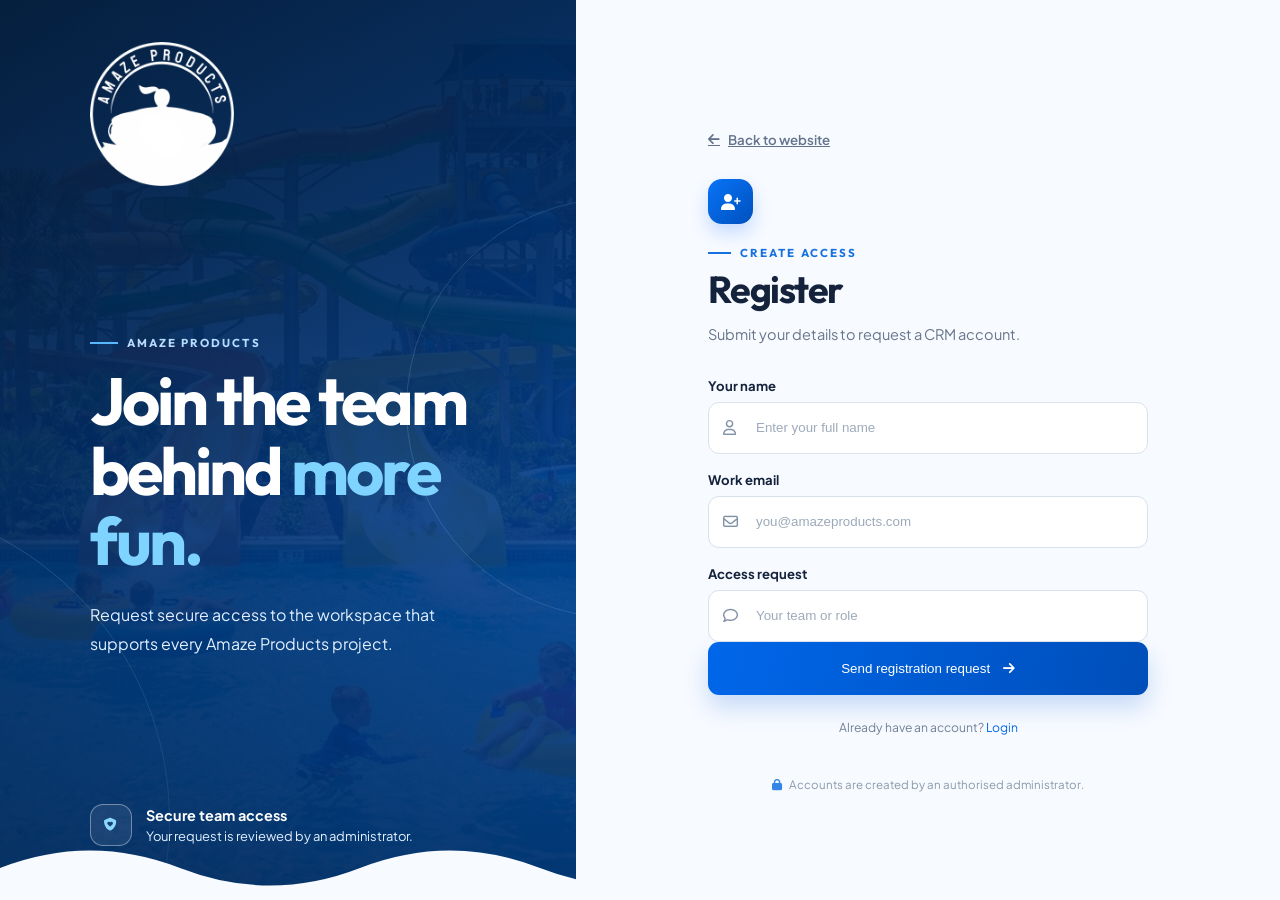
<file: register.html>
<!DOCTYPE html>
<html lang="en">
<head>
  <meta charset="UTF-8">
  <meta name="viewport" content="width=device-width, initial-scale=1.0">
  <title>Register | Amaze Products</title>
  <link rel="preconnect" href="https://fonts.googleapis.com">
  <link rel="preconnect" href="https://fonts.gstatic.com" crossorigin>
  <link href="https://fonts.googleapis.com/css2?family=Outfit:wght@500;600;700;800&family=Plus+Jakarta+Sans:wght@400;500;600;700&display=swap" rel="stylesheet">
  <link rel="stylesheet" href="https://cdnjs.cloudflare.com/ajax/libs/font-awesome/6.4.0/css/all.min.css">
  <link rel="stylesheet" href="login.css">
</head>
<body>
  <main class="login-page">
    <section class="brand-panel" aria-label="Amaze Products">
      <a class="brand-logo" href="index.html"><img src="assets/logo.png" alt="Amaze Products"></a>
      <div class="brand-copy"><p class="eyebrow"><span></span> AMAZE PRODUCTS</p><h1>Join the team<br>behind <em>more fun.</em></h1><p class="brand-description">Request secure access to the workspace that supports every Amaze Products project.</p></div>
      <div class="trust-row"><div class="trust-icon"><i class="fa-solid fa-shield-heart"></i></div><p><strong>Secure team access</strong><br>Your request is reviewed by an administrator.</p></div>
      <div class="water-rings ring-one"></div><div class="water-rings ring-two"></div><div class="wave" aria-hidden="true"></div>
    </section>
    <section class="form-panel">
      <a class="mobile-logo" href="index.html"><img src="assets/logo.png" alt="Amaze Products"></a>
      <div class="login-card">
        <a href="index.html" class="back-link"><i class="fa-solid fa-arrow-left"></i> Back to website</a>
        <div class="form-heading"><div class="heading-icon"><i class="fa-solid fa-user-plus"></i></div><p class="eyebrow dark">CREATE ACCESS</p><h2>Register</h2><p>Submit your details to request a CRM account.</p></div>
        <form action="mailto:admin@amazeproducts.com" method="post" enctype="text/plain">
          <label for="name">Your name</label><div class="field-wrap"><i class="fa-regular fa-user"></i><input id="name" name="name" type="text" autocomplete="name" placeholder="Enter your full name" required></div>
          <label for="email">Work email</label><div class="field-wrap"><i class="fa-regular fa-envelope"></i><input id="email" name="email" type="email" autocomplete="email" placeholder="you@amazeproducts.com" required></div>
          <label for="request">Access request</label><div class="field-wrap"><i class="fa-regular fa-comment"></i><input id="request" name="request" type="text" placeholder="Your team or role" required></div>
          <button class="sign-in" type="submit">Send registration request <i class="fa-solid fa-arrow-right"></i></button>
        </form>
        <p class="help-text">Already have an account? <a href="login.html">Login</a></p>
      </div>
      <p class="security-note"><i class="fa-solid fa-lock"></i> Accounts are created by an authorised administrator.</p>
    </section>
  </main>
</body>
</html>
</file>
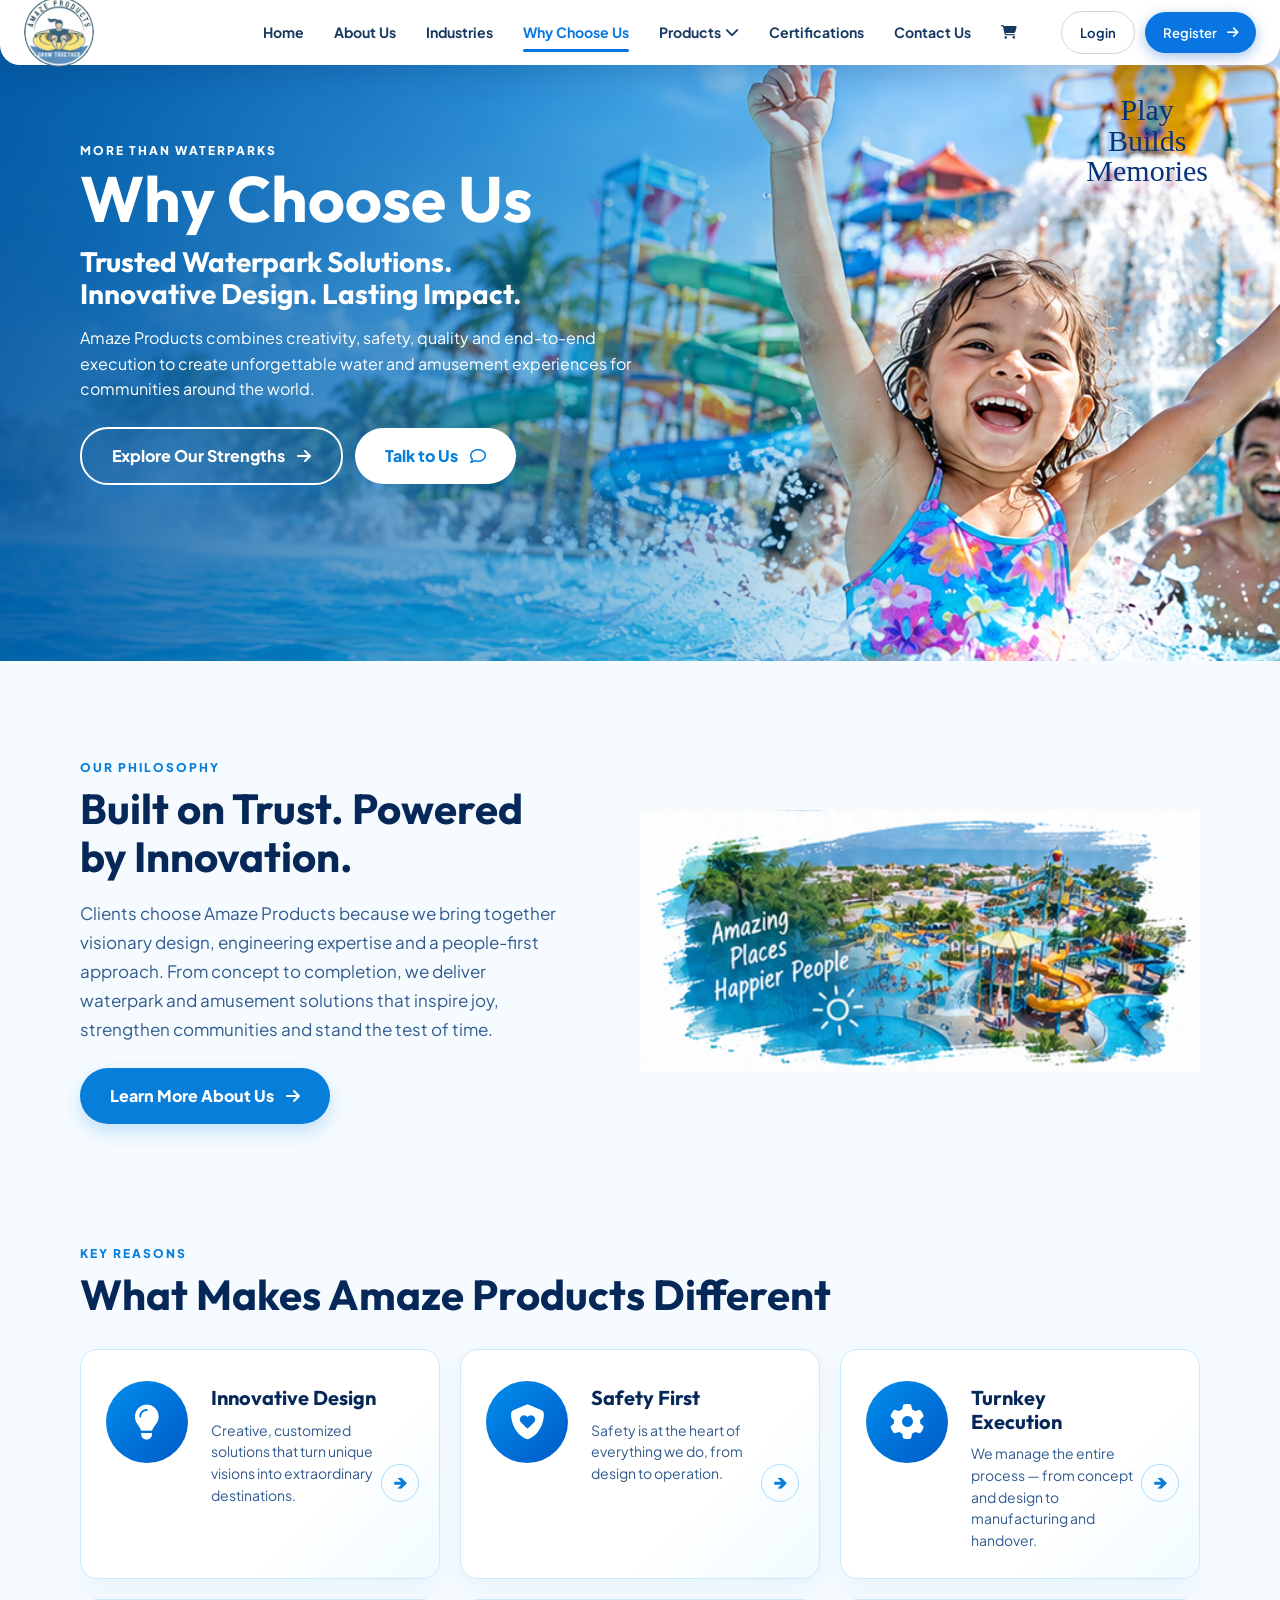
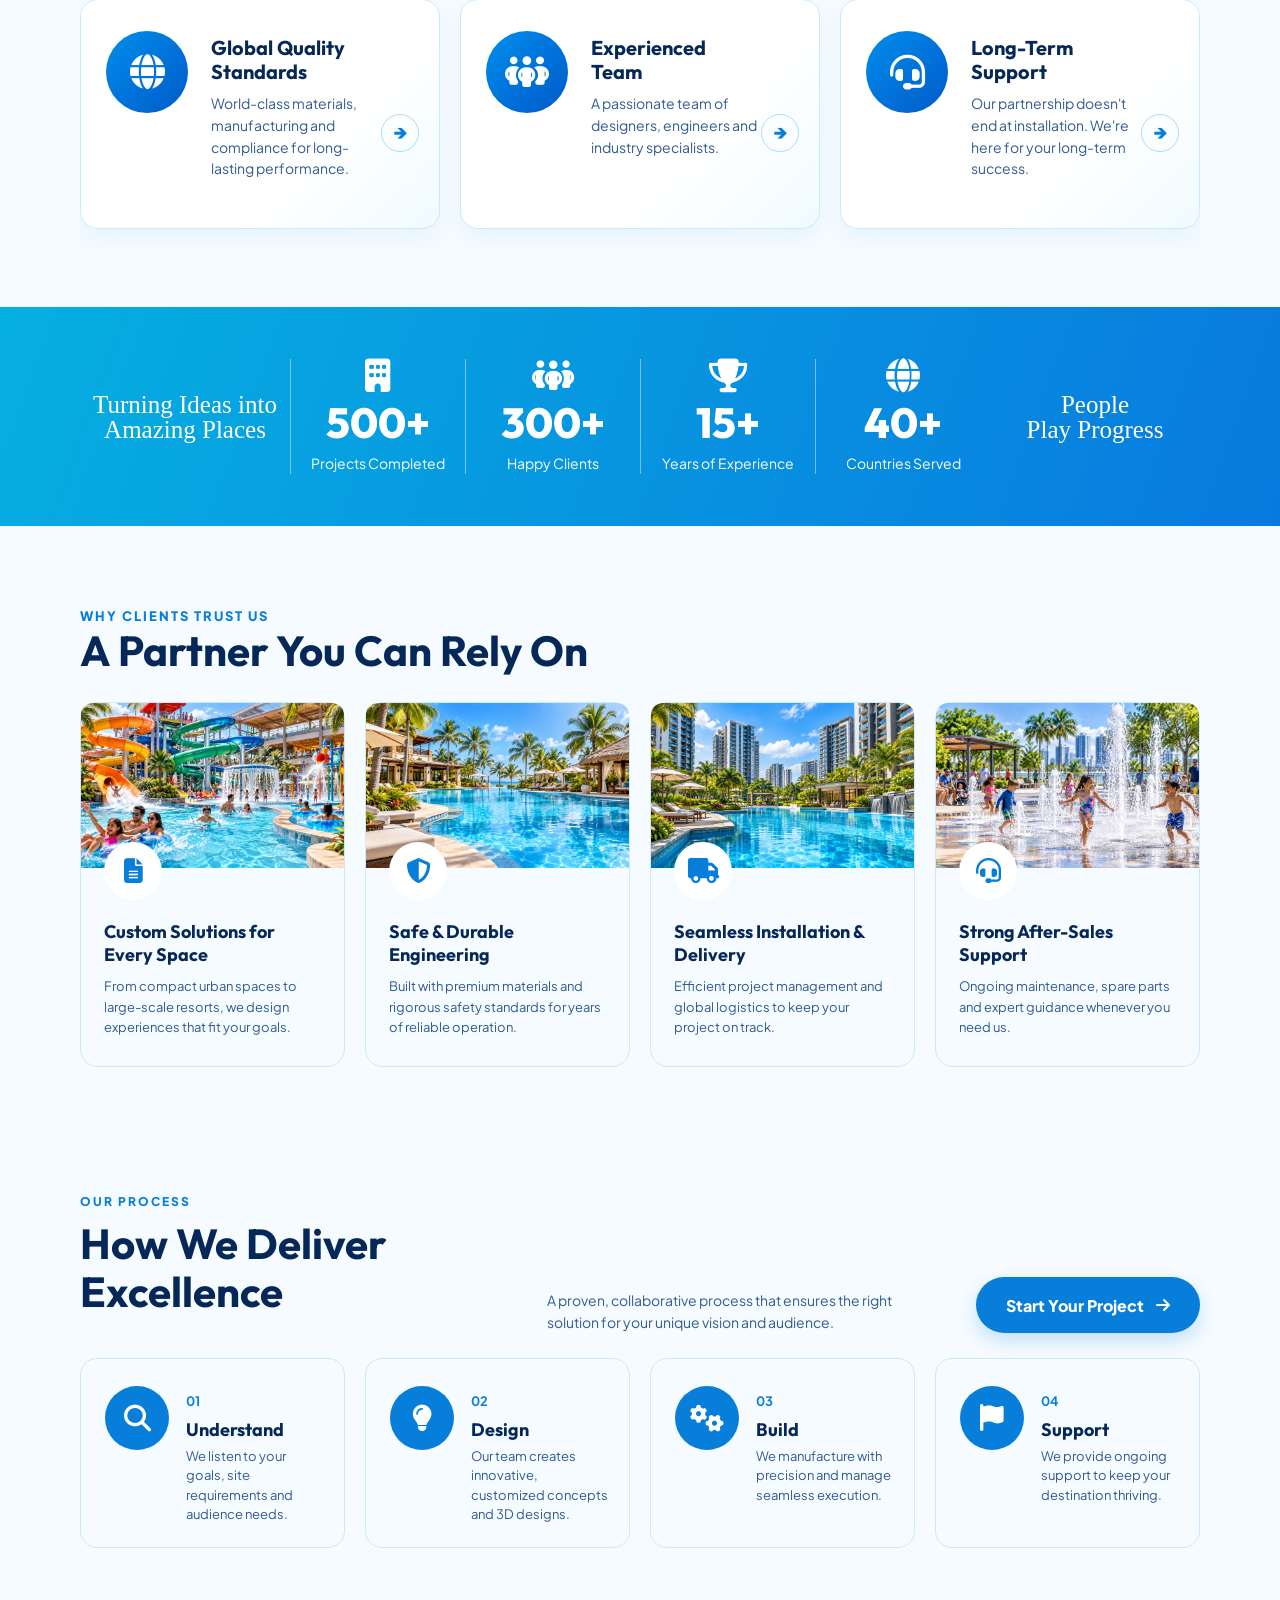
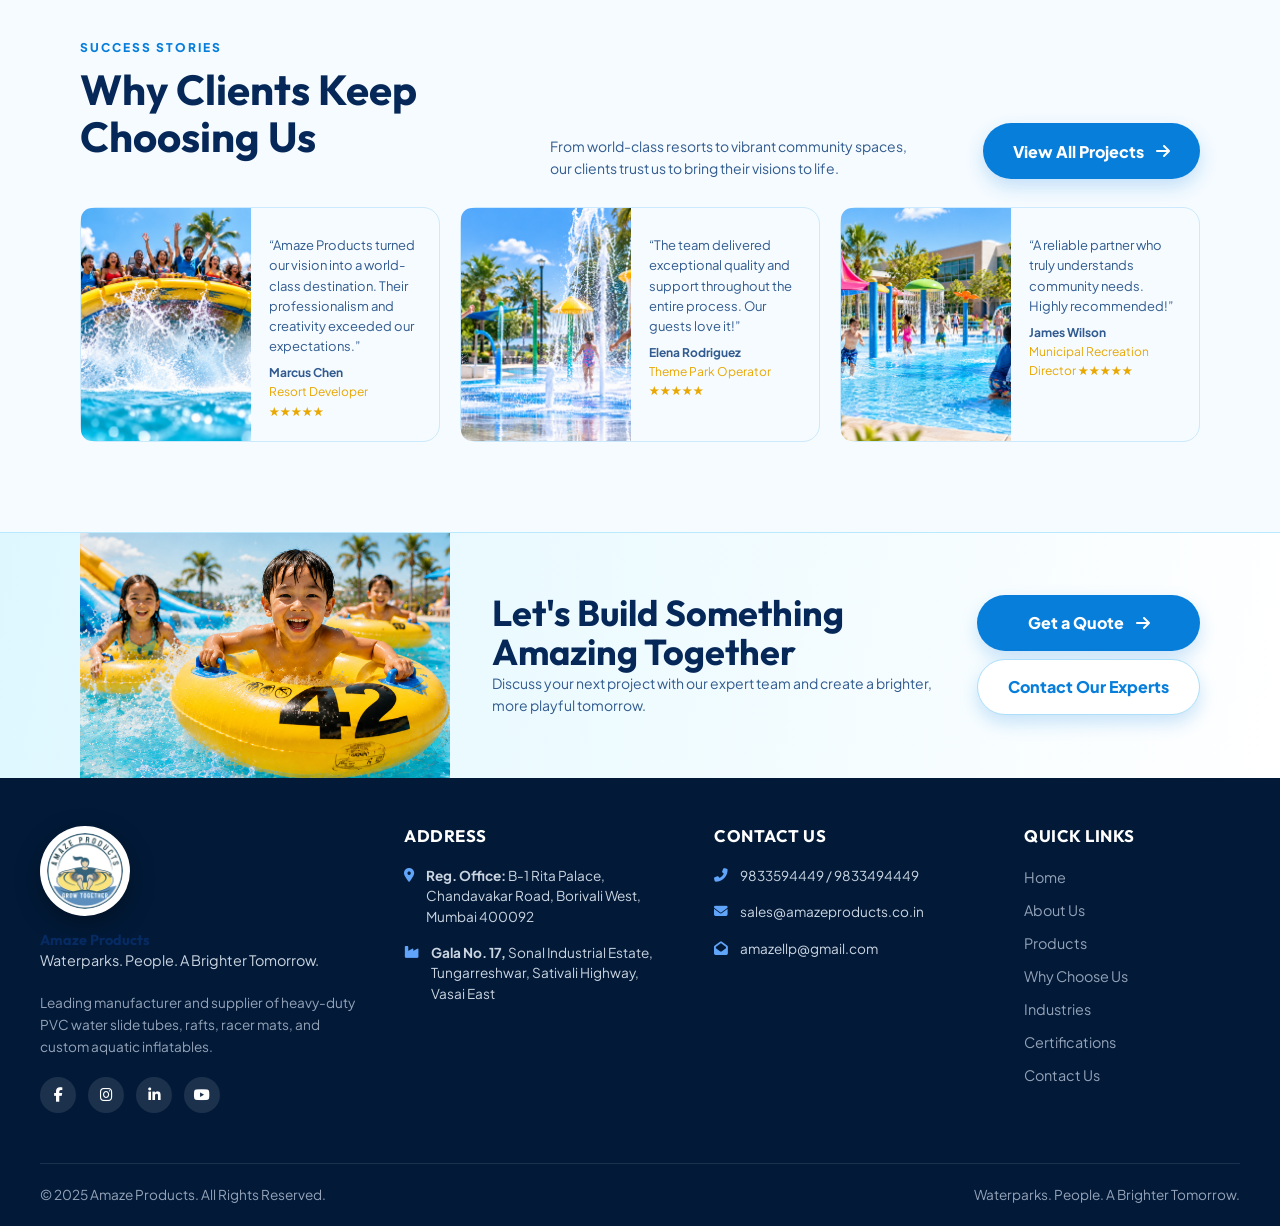
<file: why-choose-us.html>
<!doctype html><html lang="en"><head><meta charset="utf-8"><meta name="viewport" content="width=device-width,initial-scale=1"><title>Why Choose Us | Amaze Products</title><link rel="preconnect" href="https://fonts.googleapis.com"><link rel="preconnect" href="https://fonts.gstatic.com" crossorigin><link href="https://fonts.googleapis.com/css2?family=Outfit:wght@400;500;600;700;800&family=Plus+Jakarta+Sans:wght@400;500;600;700;800&display=swap" rel="stylesheet"><link rel="stylesheet" href="https://cdnjs.cloudflare.com/ajax/libs/font-awesome/6.4.0/css/all.min.css"><link rel="stylesheet" href="styles.css"><link rel="stylesheet" href="why-choose-us.css"><script src="site-chrome.js" defer></script></head><body class="why-page">
<div class="top-bar"><div class="container"><div class="top-bar-contact"><div class="top-bar-item top-bar-message">Building Safer, More Joyful Water Experiences Worldwide</div><div class="top-bar-item"><i class="fas fa-phone-alt"></i><a href="tel:9833594449">9833594449</a> / <a href="tel:9833494449">9833494449</a></div><div class="top-bar-item"><i class="fas fa-envelope"></i><a href="mailto:sales@amazeproducts.co.in">sales@amazeproducts.co.in</a></div><div class="top-bar-item"><i class="fas fa-envelope-open"></i><a href="mailto:amazellp@gmail.com">amazellp@gmail.com</a></div></div><div class="top-bar-social"><a href="#" aria-label="Facebook"><i class="fab fa-facebook-f"></i></a><a href="#" aria-label="Instagram"><i class="fab fa-instagram"></i></a><a href="#" aria-label="LinkedIn"><i class="fab fa-linkedin-in"></i></a><a href="#" aria-label="YouTube"><i class="fab fa-youtube"></i></a></div></div></div>
<header class="main-header"><div class="container"><a href="index.html" class="logo-link"><img src="assets/logo.png" alt="Amaze Products logo" class="logo-img"></a><nav class="nav-menu" id="navMenu"><a href="index.html" class="nav-link">Home</a><a href="about.html" class="nav-link">About Us</a><a href="industries.html" class="nav-link">Industries</a><a href="why-choose-us.html" class="nav-link">Why Choose Us</a><a href="products.html" class="nav-link">Products <i class="fas fa-chevron-down" style="font-size:.75rem;margin-left:2px"></i></a><a href="certifications.html" class="nav-link">Certifications</a><a href="index.html#contact" class="nav-link">Contact Us</a></nav><a href="index.html#contact" class="btn btn-primary">Get a Quote <i class="fas fa-arrow-right"></i></a><button class="mobile-toggle" id="mobileToggle" aria-label="Open navigation"><i class="fas fa-bars"></i></button></div></header>
<style>.why-page .trust article{padding-top:150px}.why-page .trust h3{line-height:1.25;margin:0 0 10px}@media(min-width:801px){.why-page .trust article{min-height:365px!important;padding:218px 23px 24px!important}.why-page .trust article>i{top:139px!important}.why-page .trust h3{line-height:1.25!important;margin:0 0 10px!important}}</style>
<style>.why-page .hero-content{display:block;max-width:none;margin:0 auto}.why-page .hero-content>div{display:block}.why-page .why-header .why-wrap{display:flex;align-items:center;justify-content:space-between}.why-page .why-header nav{display:flex;gap:25px}.why-page .why-header img{width:170px;height:58px;object-fit:contain}</style>
<style>.why-page .reasons{position:relative;overflow:hidden}.why-page .reason-grid{position:relative;z-index:1}.why-page .reason-grid article{overflow:hidden;background:linear-gradient(135deg,#fff 0%,#fff 66%,#f0fbff 100%)}.why-page .reason-grid article::after{content:'';position:absolute;z-index:-1;left:-12%;right:-12%;bottom:-55px;height:92px;border-radius:50% 50% 0 0;background:radial-gradient(ellipse at 38% 0,#cfedfc 0 32%,transparent 33%),radial-gradient(ellipse at 70% 25%,#e2f6ff 0 37%,transparent 38%)}.why-page .reason-grid h3{line-height:1.18}.why-page .reason-grid a{font-family:Outfit,sans-serif;font-weight:800}@media(min-width:801px){.why-page .reasons{padding-top:42px;padding-bottom:66px}.why-page .reason-grid{gap:16px;margin-top:24px}.why-page .reason-grid article{min-height:174px;padding:30px 57px 22px 112px;border-radius:14px}.why-page .reason-grid article>i{left:20px;top:25px;width:70px;height:70px;font-size:30px}.why-page .reason-grid h3{font-size:18px;margin-bottom:8px}.why-page .reason-grid p{font-size:13px;line-height:1.45}.why-page .reason-grid a{right:17px;width:34px;height:34px;font-size:18px}}</style>
<style>@media(min-width:801px){.why-page .why-hero{height:650px}.why-page .hero-content{padding-top:105px}.why-page .why-hero h1{font-size:76px}.why-page .why-hero h2{font-size:34px;margin:15px 0}.why-page .why-hero p:not(.kicker){width:590px;font-size:17px;line-height:1.65;margin-bottom:25px}.why-page .why-btn{min-height:56px;padding:14px 30px;font-size:16px}.why-page .intro{gap:75px;padding:85px 0 70px}.why-page .intro h2,.why-page .reasons>h2,.why-page .trust>h2,.why-page .work h2,.why-page .stories h2{font-size:42px;line-height:1.14;margin-bottom:18px}.why-page .intro p:not(.kicker){font-size:17px;line-height:1.7;margin-bottom:24px}.why-page .intro img{height:390px}.why-page .reasons{padding:38px 0 78px}.why-page .reason-grid{gap:20px;margin-top:30px}.why-page .reason-grid article{min-height:230px;padding:36px 62px 26px 130px;border-radius:18px}.why-page .reason-grid article>i{left:25px;top:31px;width:82px;height:82px;font-size:35px}.why-page .reason-grid h3{font-size:20px;margin-bottom:10px}.why-page .reason-grid p{font-size:14px;line-height:1.55}.why-page .reason-grid a{right:20px;width:38px;height:38px;font-size:20px}.why-page .why-stats{padding:52px 0}.why-page .why-stats i{font-size:34px}.why-page .why-stats b{font-size:42px}.why-page .why-stats span{font-size:14px}.why-page .why-stats em{font-size:25px}.why-page .trust{padding:80px 0}.why-page .trust-grid{gap:20px;margin-top:28px}.why-page .trust article{min-height:340px;padding:182px 23px 24px;border-radius:18px}.why-page .trust img{height:165px}.why-page .trust article>i{left:23px;top:139px;width:58px;height:58px;font-size:25px}.why-page .trust h3{font-size:18px;margin-bottom:9px}.why-page .trust p{font-size:13px;line-height:1.55}.why-page .work,.why-page .stories{padding:45px 0}.why-page .work-head{gap:55px;margin-bottom:25px}.why-page .work-head>p{font-size:14px;line-height:1.55}.why-page .work-grid{gap:20px}.why-page .work-grid article{min-height:190px;padding:28px 20px 20px 105px;border-radius:17px}.why-page .work-grid>article>i{left:24px;top:27px;width:64px;height:64px;font-size:27px}.why-page .work-grid b{font-size:13px}.why-page .work-grid h3{font-size:18px;margin:6px 0}.why-page .work-grid p{font-size:13px;line-height:1.5}.why-page .story-grid{gap:20px;margin-top:28px}.why-page .story-grid article{min-height:220px;padding:27px 22px 20px 188px;border-radius:17px}.why-page .story-grid img{width:170px}.why-page .story-grid p{font-size:13px;line-height:1.55}.why-page .story-grid b,.why-page .story-grid small{font-size:12px}.why-page .why-cta{margin-top:45px}.why-page .why-cta .why-wrap{min-height:245px;grid-template-columns:370px 1fr auto;gap:42px}.why-page .why-cta img{height:245px}.why-page .why-cta h2{font-size:36px}.why-page .why-cta p{font-size:14px}.why-page .why-footer{padding:52px 0 20px;font-size:13px}.why-page .why-footer .why-wrap{min-height:210px}.why-page .why-footer>small{font-size:12px;margin-top:36px;padding-top:17px}}</style>
<main><section class="why-hero"><div class="why-shade"></div><div class="why-wrap hero-content"><p class="kicker light">More than waterparks</p><h1>Why Choose Us</h1><h2>Trusted Waterpark Solutions.<br>Innovative Design. Lasting Impact.</h2><p>Amaze Products combines creativity, safety, quality and end-to-end execution to create unforgettable water and amusement experiences for communities around the world.</p><div><a class="why-btn outline" href="#reasons">Explore Our Strengths <i class="fas fa-arrow-right"></i></a><a class="why-btn white" href="#contact">Talk to Us <i class="far fa-comment"></i></a></div></div><b class="scribble">Play<br>Builds<br>Memories</b></section>
<section class="why-wrap intro"><div><p class="kicker">Our philosophy</p><h2>Built on Trust. Powered by Innovation.</h2><p>Clients choose Amaze Products because we bring together visionary design, engineering expertise and a people-first approach. From concept to completion, we deliver waterpark and amusement solutions that inspire joy, strengthen communities and stand the test of time.</p><a class="why-btn" href="about.html">Learn More About Us <i class="fas fa-arrow-right"></i></a></div><img src="assets/about-who-waterpark.png" alt="Waterpark attraction"></section>
<section class="why-wrap reasons" id="reasons"><p class="kicker">Key reasons</p><h2>What Makes Amaze Products Different</h2><div class="reason-grid"><article><i class="fas fa-lightbulb"></i><h3>Innovative Design</h3><p>Creative, customized solutions that turn unique visions into extraordinary destinations.</p><a href="#contact">→</a></article><article><i class="fas fa-shield-heart"></i><h3>Safety First</h3><p>Safety is at the heart of everything we do, from design to operation.</p><a href="#contact">→</a></article><article><i class="fas fa-gear"></i><h3>Turnkey Execution</h3><p>We manage the entire process — from concept and design to manufacturing and handover.</p><a href="#contact">→</a></article><article><i class="fas fa-globe"></i><h3>Global Quality Standards</h3><p>World-class materials, manufacturing and compliance for long-lasting performance.</p><a href="#contact">→</a></article><article><i class="fas fa-people-group"></i><h3>Experienced Team</h3><p>A passionate team of designers, engineers and industry specialists.</p><a href="#contact">→</a></article><article><i class="fas fa-headset"></i><h3>Long-Term Support</h3><p>Our partnership doesn't end at installation. We're here for your long-term success.</p><a href="#contact">→</a></article></div></section>
<section class="why-stats"><div class="why-wrap"><em>Turning Ideas into<br>Amazing Places</em><div><i class="fas fa-building"></i><b>500+</b><span>Projects Completed</span></div><div><i class="fas fa-people-group"></i><b>300+</b><span>Happy Clients</span></div><div><i class="fas fa-trophy"></i><b>15+</b><span>Years of Experience</span></div><div><i class="fas fa-globe"></i><b>40+</b><span>Countries Served</span></div><em>People<br>Play Progress</em></div></section>
<section class="why-wrap trust"><p class="kicker">Why clients trust us</p><h2>A Partner You Can Rely On</h2><div class="trust-grid"><article><img src="ChatGPT Image Sep 12, 2026, 01_11_41 PM (7).png"><i class="fas fa-file-lines"></i><h3>Custom Solutions for Every Space</h3><p>From compact urban spaces to large-scale resorts, we design experiences that fit your goals.</p></article><article><img src="ChatGPT Image Sep 12, 2026, 01_11_41 PM (2).png"><i class="fas fa-shield-halved"></i><h3>Safe &amp; Durable Engineering</h3><p>Built with premium materials and rigorous safety standards for years of reliable operation.</p></article><article><img src="ChatGPT Image Sep 12, 2026, 01_11_41 PM (5).png"><i class="fas fa-truck"></i><h3>Seamless Installation &amp; Delivery</h3><p>Efficient project management and global logistics to keep your project on track.</p></article><article><img src="ChatGPT Image Sep 12, 2026, 01_11_41 PM (8).png"><i class="fas fa-headset"></i><h3>Strong After-Sales Support</h3><p>Ongoing maintenance, spare parts and expert guidance whenever you need us.</p></article></div></section>
<section class="why-wrap work"><div class="work-head"><div><p class="kicker">Our process</p><h2>How We Deliver Excellence</h2></div><p>A proven, collaborative process that ensures the right solution for your unique vision and audience.</p><a class="why-btn" href="#contact">Start Your Project <i class="fas fa-arrow-right"></i></a></div><div class="work-grid"><article><i class="fas fa-magnifying-glass"></i><b>01</b><h3>Understand</h3><p>We listen to your goals, site requirements and audience needs.</p></article><article><i class="fas fa-lightbulb"></i><b>02</b><h3>Design</h3><p>Our team creates innovative, customized concepts and 3D designs.</p></article><article><i class="fas fa-gears"></i><b>03</b><h3>Build</h3><p>We manufacture with precision and manage seamless execution.</p></article><article><i class="fas fa-flag"></i><b>04</b><h3>Support</h3><p>We provide ongoing support to keep your destination thriving.</p></article></div></section>
<section class="why-wrap stories"><div class="work-head"><div><p class="kicker">Success stories</p><h2>Why Clients Keep Choosing Us</h2></div><p>From world-class resorts to vibrant community spaces, our clients trust us to bring their visions to life.</p><a class="why-btn" href="#contact">View All Projects <i class="fas fa-arrow-right"></i></a></div><div class="story-grid"><article><img src="ChatGPT Image Sep 12, 2026, 01_11_41 PM (3).png"><p>“Amaze Products turned our vision into a world-class destination. Their professionalism and creativity exceeded our expectations.”</p><b>Marcus Chen</b><small>Resort Developer ★★★★★</small></article><article><img src="ChatGPT Image Sep 12, 2026, 01_11_41 PM (4).png"><p>“The team delivered exceptional quality and support throughout the entire process. Our guests love it!”</p><b>Elena Rodriguez</b><small>Theme Park Operator ★★★★★</small></article><article><img src="ChatGPT Image Sep 12, 2026, 01_11_41 PM (6).png"><p>“A reliable partner who truly understands community needs. Highly recommended!”</p><b>James Wilson</b><small>Municipal Recreation Director ★★★★★</small></article></div></section>
<section class="why-cta" id="contact"><div class="why-wrap"><img src="assets/chrild.png" alt="Children enjoying water play"><div><h2>Let's Build Something<br>Amazing Together</h2><p>Discuss your next project with our expert team and create a brighter, more playful tomorrow.</p></div><div><a class="why-btn" href="mailto:sales@amazeproducts.co.in">Get a Quote <i class="fas fa-arrow-right"></i></a><a class="why-btn ghost" href="tel:9833594449">Contact Our Experts</a></div></div></section></main>
<footer class="why-footer"><div class="why-wrap"><div><img src="assets/logo.png" alt="Amaze Products"><p>Waterparks. People. A Brighter Tomorrow.</p></div><div><b>Quick Links</b><a href="index.html">Home</a><a href="about.html">About Us</a><a href="industries.html">Industries</a></div><div><b>Get in Touch</b><p>+1 234 567 8900<br>info@amazeproducts.com<br>Orlando, FL, USA</p></div><div><b>Follow Us</b><p class="social">●　●　●　●</p></div></div><small>© 2025 Amaze Products. All rights reserved.</small></footer></body></html>
</file>
<file: styles.css>
/* ==========================================================================
   Amaze Products - Home Page Stylesheet
   ========================================================================== */

@import url('https://fonts.googleapis.com/css2?family=Outfit:wght@400;500;600;700;800&family=Plus+Jakarta+Sans:wght@400;500;600;700;800&display=swap');

:root {
  --primary-navy: #03254c;
  --primary-blue: #0066ff;
  --primary-blue-dark: #0052cc;
  --accent-light-blue: #eaf2ff;
  --accent-blue-soft: #d0e2ff;
  --dark-bg: #021a38;
  --text-main: #1e293b;
  --text-muted: #64748b;
  --text-light: #94a3b8;
  --bg-gradient: linear-gradient(135deg, #03254c 0%, #0052cc 100%);
  --card-bg: #ffffff;
  --shadow-sm: 0 4px 6px -1px rgba(0, 0, 0, 0.05), 0 2px 4px -1px rgba(0, 0, 0, 0.03);
  --shadow-md: 0 10px 25px -5px rgba(3, 37, 76, 0.1), 0 8px 10px -6px rgba(3, 37, 76, 0.05);
  --shadow-lg: 0 20px 35px -10px rgba(3, 37, 76, 0.15), 0 10px 15px -5px rgba(3, 37, 76, 0.08);
  --radius-sm: 8px;
  --radius-md: 16px;
  --radius-lg: 24px;
  --radius-pill: 9999px;
  --transition: all 0.3s cubic-bezier(0.4, 0, 0.2, 1);
}

/* Reset & Base Styles */
*, *::before, *::after {
  box-sizing: border-box;
  margin: 0;
  padding: 0;
}

html {
  scroll-behavior: smooth;
  font-size: 16px;
}

body {
  font-family: 'Plus Jakarta Sans', sans-serif;
  color: var(--text-main);
  background-color: #f8fafc;
  line-height: 1.6;
  overflow-x: hidden;
}

h1, h2, h3, h4, h5, h6 {
  font-family: 'Outfit', sans-serif;
  color: var(--primary-navy);
  font-weight: 700;
  line-height: 1.2;
}

a {
  text-decoration: none;
  color: inherit;
  transition: var(--transition);
}

ul {
  list-style: none;
}

img {
  max-width: 100%;
  height: auto;
  display: block;
}

/* Container */
.container {
  width: 100%;
  max-width: 1240px;
  margin: 0 auto;
  padding: 0 20px;
}

/* Section Header Badges */
.section-badge {
  display: inline-block;
  font-family: 'Outfit', sans-serif;
  font-size: 0.85rem;
  font-weight: 700;
  letter-spacing: 1.5px;
  text-transform: uppercase;
  color: var(--primary-blue);
  background-color: var(--accent-light-blue);
  padding: 6px 16px;
  border-radius: var(--radius-pill);
  margin-bottom: 12px;
}

.section-title {
  font-family: 'Outfit', sans-serif;
  font-size: 2.5rem;
  font-weight: 800;
  line-height: 1.15;
  letter-spacing: -0.5px;
  color: var(--primary-navy);
  margin-bottom: 12px;
}

.wave-accent {
  display: flex;
  justify-content: center;
  align-items: center;
  margin: 8px 0 24px 0;
  color: var(--primary-blue);
}

.wave-accent.left {
  justify-content: flex-start;
}

/* Buttons */
.btn {
  display: inline-flex;
  align-items: center;
  justify-content: center;
  gap: 10px;
  font-family: 'Plus Jakarta Sans', sans-serif;
  font-size: 0.95rem;
  font-weight: 600;
  padding: 12px 28px;
  border-radius: var(--radius-pill);
  cursor: pointer;
  border: none;
  transition: var(--transition);
  white-space: nowrap;
}

.btn-primary {
  background-color: var(--primary-blue-dark);
  color: #ffffff;
  box-shadow: 0 4px 14px rgba(0, 82, 204, 0.35);
}

.btn-primary:hover {
  background-color: #0040a3;
  transform: translateY(-2px);
  box-shadow: 0 6px 20px rgba(0, 82, 204, 0.45);
}

.btn-secondary {
  background-color: #ffffff;
  color: var(--primary-navy);
  border: 1px solid #cbd5e1;
}

.btn-secondary:hover {
  background-color: var(--accent-light-blue);
  border-color: var(--primary-blue);
  color: var(--primary-blue-dark);
}

.btn-circle {
  width: 44px;
  height: 44px;
  border-radius: 50%;
  background-color: var(--primary-blue-dark);
  color: #ffffff;
  display: inline-flex;
  align-items: center;
  justify-content: center;
  transition: var(--transition);
}

.btn-circle:hover {
  transform: scale(1.1);
  background-color: var(--primary-blue);
}

/* Header authentication actions */
.auth-actions {
  display: flex;
  align-items: center;
  gap: 10px;
}

.auth-actions .btn {
  padding: 10px 18px;
  font-size: 0.82rem;
}

@media (max-width: 760px) {
  .auth-actions { gap: 6px; }
  .auth-actions .btn { padding: 8px 11px; font-size: 0.72rem; }
}

/* ==========================================================================
   1. TOP NOTIFICATION BAR
   ========================================================================== */
.top-bar {
  background-color: var(--primary-navy);
  color: #ffffff;
  font-size: 0.85rem;
  padding: 8px 0;
  border-bottom: 1px solid rgba(255, 255, 255, 0.1);
}

.top-bar .container {
  display: flex;
  justify-content: space-between;
  align-items: center;
}

.top-bar-contact {
  display: flex;
  align-items: center;
  gap: 24px;
  flex-wrap: wrap;
}

.top-bar-item {
  display: flex;
  align-items: center;
  gap: 8px;
  color: #e2e8f0;
}

.top-bar-item i {
  color: #60a5fa;
}

.top-bar-item a:hover {
  color: #ffffff;
  text-decoration: underline;
}

.top-bar-social {
  display: flex;
  align-items: center;
  gap: 16px;
}

.top-bar-social a {
  color: #cbd5e1;
  font-size: 0.95rem;
}

.top-bar-social a:hover {
  color: #60a5fa;
  transform: translateY(-2px);
}

/* ==========================================================================
   2. MAIN HEADER NAVIGATION
   ========================================================================== */
.main-header {
  background-color: #ffffff;
  position: sticky;
  top: 0;
  z-index: 1000;
  box-shadow: 0 2px 10px rgba(0, 0, 0, 0.05);
  padding: 12px 0;
  transition: transform 0.35s cubic-bezier(0.4, 0, 0.2, 1), box-shadow 0.35s ease;
}

.main-header.header-hidden {
  transform: translateY(-100%);
  box-shadow: none;
}

.main-header .container {
  display: flex;
  justify-content: space-between;
  align-items: center;
}

.logo-link {
  display: flex;
  align-items: center;
  gap: 12px;
}

.logo-img {
  height: 78px;
  width: auto;
  border-radius: 50%;
  object-fit: contain;
  transition: transform 0.3s ease;
}

.logo-img:hover {
  transform: scale(1.05);
}

.nav-menu {
  display: flex;
  align-items: center;
  gap: 32px;
}

.nav-link {
  font-family: 'Plus Jakarta Sans', sans-serif;
  font-weight: 600;
  font-size: 0.95rem;
  color: var(--text-main);
  padding: 8px 0;
  position: relative;
  display: flex;
  align-items: center;
  gap: 4px;
}

.nav-link.active, .nav-link:hover {
  color: var(--primary-blue-dark);
}

.nav-link.active::after {
  content: '';
  position: absolute;
  bottom: 0;
  left: 0;
  width: 100%;
  height: 3px;
  background-color: var(--primary-blue-dark);
  border-radius: 2px;
}

.mobile-toggle {
  display: none;
  font-size: 1.5rem;
  color: var(--primary-navy);
  cursor: pointer;
}

/* ==========================================================================
   3. HERO BANNER SECTION
   ========================================================================== */
.hero-section {
  position: relative;
  background-color: #041d3d;
  min-height: 580px;
  display: flex;
  align-items: center;
  overflow: visible;
  padding-bottom: 40px;
}

.hero-bottom-wave {
  position: absolute;
  bottom: 0;
  left: 0;
  width: 100%;
  overflow: hidden;
  line-height: 0;
  z-index: 15;
  pointer-events: none;
}

.hero-bottom-wave svg {
  position: relative;
  display: block;
  width: 100%;
  height: 110px;
}

.hero-bg-media {
  position: absolute;
  top: 0;
  left: 0;
  width: 100%;
  height: 100%;
  object-fit: cover;
  opacity: 1;
  filter: brightness(0.95);
}

.hero-overlay {
  position: absolute;
  top: 0;
  left: 0;
  width: 100%;
  height: 100%;
  background: linear-gradient(90deg, rgba(0, 0, 0, 0.45) 0%, rgba(0, 0, 0, 0.2) 60%, rgba(0, 0, 0, 0.05) 100%);
}

.hero-content {
  position: relative;
  z-index: 20;
  display: flex;
  justify-content: space-between;
  align-items: center;
  padding: 60px 0 80px 0;
  width: 100%;
}

.hero-text {
  color: #ffffff;
  margin-left: 0;
  max-width: 620px;
}

.hero-tagline {
  font-family: 'Outfit', sans-serif;
  font-size: 1.1rem;
  font-weight: 700;
  color: #93c5fd;
  margin-bottom: 12px;
  text-transform: uppercase;
  letter-spacing: 1px;
  text-shadow: 0 2px 4px rgba(0, 0, 0, 0.6);
}

.hero-title {
  font-size: 4rem;
  font-weight: 800;
  line-height: 1.05;
  color: #ffffff;
  margin-bottom: 20px;
  letter-spacing: -1px;
  text-shadow: 0 2px 8px rgba(0, 0, 0, 0.6);
}

.hero-title span {
  display: block;
  color: #60a5fa;
}

.hero-desc {
  font-size: 1.1rem;
  color: #f8fafc;
  margin-bottom: 32px;
  max-width: 540px;
  line-height: 1.6;
  text-shadow: 0 2px 6px rgba(0, 0, 0, 0.6);
}

.hero-actions {
  display: flex;
  align-items: center;
  gap: 20px;
  flex-wrap: wrap;
}

.btn-video {
  display: inline-flex;
  align-items: center;
  gap: 12px;
  background: rgba(255, 255, 255, 0.15);
  backdrop-filter: blur(10px);
  color: #ffffff;
  border: 1px solid rgba(255, 255, 255, 0.3);
  padding: 12px 24px;
  border-radius: var(--radius-pill);
  font-weight: 600;
  cursor: pointer;
  transition: var(--transition);
}

.btn-video:hover {
  background: rgba(255, 255, 255, 0.25);
  border-color: #ffffff;
  transform: translateY(-2px);
}

.play-icon-circle {
  width: 32px;
  height: 32px;
  border-radius: 50%;
  background-color: #ffffff;
  color: var(--primary-blue-dark);
  display: flex;
  align-items: center;
  justify-content: center;
  font-size: 0.85rem;
  padding-left: 2px;
}

/* Floating Trust Badge Positioned at Bottom Right Cover Side */
.hero-badge-card {
  position: absolute;
  right: 20px;
  bottom: -35px;
  z-index: 30;
  background: #ffffff;
  backdrop-filter: blur(12px);
  width: 210px;
  height: 210px;
  border-radius: 50%;
  padding: 20px 16px;
  box-shadow: 0 14px 35px rgba(3, 37, 76, 0.22);
  text-align: center;
  border: 4px solid #ffffff;
  animation: float 4s ease-in-out infinite;
  display: flex;
  flex-direction: column;
  align-items: center;
  justify-content: center;
  box-sizing: border-box;
}

@keyframes float {
  0%, 100% { transform: translateY(0); }
  50% { transform: translateY(-10px); }
}

.badge-star-icon {
  width: 44px;
  height: 44px;
  border-radius: 50%;
  background-color: var(--accent-light-blue);
  color: var(--primary-blue-dark);
  display: flex;
  align-items: center;
  justify-content: center;
  font-size: 1.3rem;
  margin: 0 auto 8px auto;
  flex-shrink: 0;
}

.hero-badge-card h4 {
  font-size: 0.8rem;
  color: var(--text-muted);
  font-weight: 600;
  text-transform: uppercase;
  letter-spacing: 0.5px;
  margin: 0;
}

.hero-badge-card h3 {
  font-size: 1.15rem;
  color: var(--primary-navy);
  font-weight: 800;
  margin: 3px 0 6px 0;
  line-height: 1.25;
  max-width: 160px;
}

/* ==========================================================================
   4. STATS COUNTER BANNER
   ========================================================================== */
.stats-banner-wrapper {
  margin-top: -50px;
  position: relative;
  z-index: 20;
}

.stats-banner-card {
  background-color: #ffffff;
  border-radius: var(--radius-lg);
  box-shadow: var(--shadow-lg);
  padding: 30px 40px;
  display: grid;
  grid-template-columns: repeat(4, 1fr);
  gap: 20px;
  border: 1px solid rgba(0, 102, 255, 0.08);
}

.stat-item {
  display: flex;
  align-items: center;
  gap: 16px;
}

.stat-item:not(:last-child) {
  border-right: 1px solid #f1f5f9;
  padding-right: 20px;
}

.stat-icon {
  width: 56px;
  height: 56px;
  border-radius: 50%;
  border: 2px solid var(--accent-blue-soft);
  color: var(--primary-blue-dark);
  display: flex;
  align-items: center;
  justify-content: center;
  font-size: 1.4rem;
  flex-shrink: 0;
}

.stat-number {
  font-size: 2rem;
  font-weight: 800;
  color: var(--primary-navy);
  line-height: 1;
}

.stat-label {
  font-size: 0.85rem;
  font-weight: 600;
  color: var(--text-muted);
  margin-top: 4px;
}

/* ==========================================================================
   5. OUR PRODUCTS SECTION
   ========================================================================== */
.products-section {
  padding: 90px 0;
  background-color: #ffffff;
  position: relative;
}

.products-header {
  text-align: center;
  max-width: 600px;
  margin: 0 auto 40px auto;
}

.slider-container {
  position: relative;
  padding: 0 50px;
}

.products-slider {
  display: flex;
  gap: 24px;
  overflow-x: auto;
  scroll-behavior: smooth;
  padding: 20px 5px 30px 5px;
  scrollbar-width: none;
}

.products-slider::-webkit-scrollbar {
  display: none;
}

.product-card {
  flex: 0 0 calc(20% - 20px);
  min-width: 220px;
  background-color: #ffffff;
  border-radius: var(--radius-md);
  box-shadow: var(--shadow-md);
  padding: 24px 20px;
  text-align: center;
  border: 1px solid #f1f5f9;
  transition: var(--transition);
  display: flex;
  flex-direction: column;
  align-items: center;
  justify-content: space-between;
}

.product-card:hover {
  transform: translateY(-8px);
  box-shadow: var(--shadow-lg);
  border-color: var(--accent-blue-soft);
}

.product-img-wrapper {
  height: 150px;
  display: flex;
  align-items: center;
  justify-content: center;
  margin-bottom: 20px;
  width: 100%;
}

.product-img-wrapper img, .product-img-wrapper svg {
  max-height: 100%;
  max-width: 100%;
  object-fit: contain;
  transition: var(--transition);
}

.product-card:hover .product-img-wrapper img,
.product-card:hover .product-img-wrapper svg {
  transform: scale(1.08);
}

.product-title {
  font-size: 1.05rem;
  font-weight: 800;
  color: var(--primary-navy);
  margin-bottom: 8px;
  text-transform: uppercase;
}

.product-desc {
  font-size: 0.85rem;
  color: var(--text-muted);
  margin-bottom: 20px;
  line-height: 1.4;
}

.slider-arrow {
  position: absolute;
  top: 50%;
  transform: translateY(-50%);
  width: 44px;
  height: 44px;
  border-radius: 50%;
  background-color: var(--accent-light-blue);
  color: var(--primary-blue-dark);
  display: flex;
  align-items: center;
  justify-content: center;
  cursor: pointer;
  z-index: 10;
  border: 1px solid var(--accent-blue-soft);
  transition: var(--transition);
  font-size: 1rem;
}

.slider-arrow:hover {
  background-color: var(--primary-blue-dark);
  color: #ffffff;
  border-color: var(--primary-blue-dark);
}

.slider-arrow.prev { left: 0; }
.slider-arrow.next { right: 0; }

.products-cta {
  text-align: center;
  margin-top: 40px;
}

/* ==========================================================================
   5.5 INDUSTRIES SECTION
   ========================================================================== */
.industries-section {
  padding: 90px 0;
  background-color: #f8fafc;
  position: relative;
}

.industries-header {
  display: grid;
  grid-template-columns: 1.2fr 0.8fr;
  align-items: flex-end;
  gap: 40px;
  margin-bottom: 50px;
}

.industries-badge {
  display: inline-flex;
  align-items: center;
  gap: 6px;
  font-family: 'Outfit', sans-serif;
  font-size: 0.85rem;
  font-weight: 700;
  letter-spacing: 1.5px;
  text-transform: uppercase;
  color: var(--primary-blue);
  margin-bottom: 12px;
}

.industries-badge .badge-num {
  color: #ff6b00;
  font-weight: 800;
}

.industries-title {
  font-family: 'Outfit', sans-serif;
  font-size: 2.5rem;
  font-weight: 800;
  color: var(--primary-navy);
  line-height: 1.15;
  letter-spacing: -0.5px;
}

.industries-title .highlight-blue {
  color: #0066ff;
  display: block;
}

.industries-desc-box {
  display: flex;
  justify-content: flex-end;
}

.industries-desc {
  font-size: 1.1rem;
  color: #475569;
  line-height: 1.6;
  max-width: 440px;
}

/* Industries Grid & Cards */
.industries-grid {
  display: grid;
  grid-template-columns: repeat(4, 1fr);
  gap: 24px;
}

.industry-card {
  background: #ffffff;
  border-radius: 20px;
  padding: 16px;
  box-shadow: 0 10px 30px rgba(3, 37, 76, 0.07);
  transition: transform 0.35s cubic-bezier(0.4, 0, 0.2, 1), box-shadow 0.35s cubic-bezier(0.4, 0, 0.2, 1);
  display: flex;
  flex-direction: column;
  border: 1px solid rgba(255, 255, 255, 0.9);
}

.industry-card:hover {
  transform: translateY(-8px);
  box-shadow: 0 20px 40px rgba(0, 82, 204, 0.15);
}

.industry-img-wrapper {
  position: relative;
  width: 100%;
  height: 200px;
  border-radius: 14px;
  overflow: hidden;
  margin-bottom: 20px;
  background-color: #e2e8f0;
}

.industry-img-wrapper img {
  width: 100%;
  height: 100%;
  object-fit: cover;
  transition: transform 0.5s ease;
}

.industry-card:hover .industry-img-wrapper img {
  transform: scale(1.06);
}

/* Number Badges */
.industry-num-badge {
  position: absolute;
  top: 12px;
  left: 12px;
  font-family: 'Outfit', sans-serif;
  font-size: 0.9rem;
  font-weight: 800;
  color: #ffffff;
  padding: 4px 14px;
  border-radius: 8px;
  z-index: 2;
  box-shadow: 0 4px 10px rgba(0, 0, 0, 0.15);
}

.badge-teal { background-color: #00a896; }
.badge-blue { background-color: #0066ff; }
.badge-orange { background-color: #ff6b00; }
.badge-purple { background-color: #8b5cf6; }

/* Card Body & Footer */
.industry-card-body {
  display: flex;
  flex-direction: column;
  flex-grow: 1;
  padding: 4px 6px 6px 6px;
}

.industry-card-title {
  font-family: 'Outfit', sans-serif;
  font-size: 1.15rem;
  font-weight: 800;
  color: var(--primary-navy);
  margin-bottom: 8px;
  text-transform: uppercase;
  letter-spacing: 0.3px;
}

.industry-card-desc {
  font-size: 0.92rem;
  color: #64748b;
  line-height: 1.5;
  margin-bottom: 20px;
  min-height: 44px;
}

.industry-card-footer {
  display: flex;
  justify-content: flex-end;
  align-items: center;
  margin-top: auto;
}

.industry-arrow-btn {
  width: 44px;
  height: 44px;
  border-radius: 50%;
  display: flex;
  align-items: center;
  justify-content: center;
  color: #ffffff;
  font-size: 1rem;
  transition: transform 0.25s ease, filter 0.25s ease;
  box-shadow: 0 4px 12px rgba(0, 0, 0, 0.12);
}

.btn-teal { background-color: #00a896; }
.btn-blue { background-color: #0066ff; }
.btn-orange { background-color: #ff6b00; }
.btn-purple { background-color: #8b5cf6; }

.industry-arrow-btn:hover {
  transform: scale(1.1) translateX(2px);
  filter: brightness(1.1);
}

/* ==========================================================================
   5.8 THE AMAZE STANDARD SECTION (03 / THE AMAZE STANDARD)
   ========================================================================== */
.amaze-standard-section {
  padding: 100px 0;
  background: linear-gradient(180deg, #f4f9ff 0%, #eef6ff 100%);
  position: relative;
  overflow: hidden;
}

.standard-grid {
  display: grid;
  grid-template-columns: 1fr 1fr;
  gap: 60px;
  align-items: center;
}

/* Left Media Wrapper */
.standard-media-wrapper {
  position: relative;
  border-radius: 28px;
  overflow: visible;
}

.standard-img {
  width: 100%;
  height: 480px;
  object-fit: cover;
  border-radius: 28px;
  box-shadow: 0 20px 45px rgba(3, 37, 76, 0.12);
  display: block;
}

/* Overlapping Stat Card */
.standard-stat-card {
  position: absolute;
  bottom: 24px;
  left: 24px;
  background: #ffffff;
  border-radius: 20px;
  padding: 24px 28px;
  box-shadow: 0 16px 40px rgba(3, 37, 76, 0.16);
  max-width: 250px;
  border: 1px solid rgba(0, 102, 255, 0.1);
  z-index: 5;
}

.stat-card-badge {
  display: block;
  font-family: 'Outfit', sans-serif;
  font-size: 0.75rem;
  font-weight: 800;
  letter-spacing: 1px;
  text-transform: uppercase;
  color: #0066ff;
  margin-bottom: 6px;
}

.stat-card-number {
  font-family: 'Outfit', sans-serif;
  font-size: 2.8rem;
  font-weight: 800;
  color: var(--primary-navy);
  line-height: 1;
  margin-bottom: 8px;
  letter-spacing: -1px;
}

.stat-card-desc {
  font-size: 0.8rem;
  color: #64748b;
  line-height: 1.4;
}

/* Right Content */
.standard-badge {
  display: inline-flex;
  align-items: center;
  gap: 6px;
  font-family: 'Outfit', sans-serif;
  font-size: 0.85rem;
  font-weight: 700;
  letter-spacing: 1.5px;
  text-transform: uppercase;
  color: var(--primary-blue);
  margin-bottom: 16px;
}

.standard-badge .badge-num {
  color: #ff6b00;
  font-weight: 800;
}

.standard-title {
  font-family: 'Outfit', sans-serif;
  font-size: 2.5rem;
  font-weight: 800;
  color: var(--primary-navy);
  line-height: 1.15;
  letter-spacing: -0.5px;
  margin-bottom: 18px;
}

.standard-title .highlight-blue {
  color: #0066ff;
}

.standard-desc {
  font-size: 0.98rem;
  color: #475569;
  line-height: 1.6;
  margin-bottom: 36px;
  max-width: 500px;
}

/* 3 Items List */
.standard-list {
  display: flex;
  flex-direction: column;
}

.standard-item {
  display: flex;
  align-items: center;
  gap: 20px;
  padding: 20px 0;
  border-top: 1px solid #e2e8f0;
}

.standard-item:last-child {
  border-bottom: 1px solid #e2e8f0;
}

.item-num {
  font-family: 'Outfit', sans-serif;
  font-size: 0.9rem;
  font-weight: 800;
  color: #0066ff;
  width: 24px;
}

.item-icon-circle {
  width: 52px;
  height: 52px;
  border-radius: 50%;
  background: #ffffff;
  border: 1.5px solid #dbeafe;
  color: #0066ff;
  display: flex;
  align-items: center;
  justify-content: center;
  font-size: 1.2rem;
  box-shadow: 0 4px 14px rgba(0, 102, 255, 0.08);
  flex-shrink: 0;
}

.item-text {
  display: flex;
  flex-direction: column;
  gap: 3px;
}

.item-title {
  font-family: 'Outfit', sans-serif;
  font-size: 0.95rem;
  font-weight: 800;
  color: var(--primary-navy);
  letter-spacing: 0.5px;
  text-transform: uppercase;
}

.item-desc {
  font-size: 0.85rem;
  color: #64748b;
  line-height: 1.45;
}

/* ==========================================================================
   6. WHY CHOOSE US SECTION
   ========================================================================== */
.why-section {
  padding: 90px 0;
  background-color: #ffffff;
  position: relative;
}

.why-header {
  text-align: center;
  max-width: 850px;
  margin: 0 auto 55px auto;
}

.why-badge {
  display: block;
  font-family: 'Outfit', sans-serif;
  font-size: 0.85rem;
  font-weight: 700;
  letter-spacing: 1.5px;
  text-transform: uppercase;
  color: #0066ff;
  margin-bottom: 12px;
}

.why-title {
  font-family: 'Outfit', sans-serif;
  font-size: 2.5rem;
  font-weight: 800;
  color: var(--primary-navy);
  line-height: 1.15;
  letter-spacing: -0.5px;
  margin: 0;
}

.why-grid {
  display: grid;
  grid-template-columns: repeat(4, 1fr);
  gap: 0;
  max-width: 1240px;
  margin: 0 auto;
}

.why-card {
  background: transparent;
  padding: 0 28px;
  border-right: 1px solid rgba(3, 37, 76, 0.15);
  text-align: center;
  display: flex;
  flex-direction: column;
  align-items: center;
  box-shadow: none;
  border-radius: 0;
  transition: transform 0.3s cubic-bezier(0.4, 0, 0.2, 1);
}

.why-card:last-child {
  border-right: none;
}

.why-card:hover {
  transform: translateY(-4px);
}

.why-icon-box {
  width: 72px;
  height: 72px;
  border-radius: 50%;
  background-color: #03254c;
  color: #ffffff;
  display: flex;
  align-items: center;
  justify-content: center;
  margin-bottom: 24px;
  transition: all 0.3s ease;
  box-shadow: 0 6px 16px rgba(3, 37, 76, 0.22);
}

.why-card:hover .why-icon-box {
  background-color: #0052cc;
  transform: scale(1.08);
  box-shadow: 0 8px 20px rgba(0, 82, 204, 0.35);
}

.why-card-title {
  font-family: 'Outfit', sans-serif;
  font-size: 1.15rem;
  font-weight: 800;
  color: #03254c;
  margin-bottom: 14px;
  line-height: 1.3;
}

.why-card-desc {
  font-family: 'Plus Jakarta Sans', sans-serif;
  font-size: 0.9rem;
  color: #334155;
  line-height: 1.6;
  max-width: 270px;
  margin: 0 auto;
}

/* ==========================================================================
   7. ABOUT US SECTION
   ========================================================================== */
.about-section {
  padding: 90px 0;
  background-color: #ffffff;
}

.about-grid {
  display: grid;
  grid-template-columns: 0.9fr 1.1fr;
  gap: 50px;
  align-items: center;
}

.about-gallery {
  display: grid;
  grid-template-columns: repeat(2, 1fr);
  gap: 16px;
}

.about-img-main {
  grid-column: span 2;
  border-radius: var(--radius-md);
  overflow: hidden;
  box-shadow: var(--shadow-md);
  height: 260px;
}

.about-img-main img {
  width: 100%;
  height: 100%;
  object-fit: cover;
}

.about-img-sub {
  border-radius: var(--radius-sm);
  overflow: hidden;
  box-shadow: var(--shadow-sm);
  height: 160px;
}

.about-img-sub img {
  width: 100%;
  height: 100%;
  object-fit: cover;
}

.about-content p {
  color: var(--text-muted);
  font-size: 0.95rem;
  line-height: 1.65;
  margin-bottom: 16px;
}

.about-content .btn {
  margin-top: 12px;
}

/* ==========================================================================
   8. CERTIFICATIONS & MEMBER SECTION
   ========================================================================== */
.cert-section {
  padding: 80px 0;
  background-color: #f8fafc;
}

.cert-grid {
  display: grid;
  grid-template-columns: repeat(2, 1fr);
  gap: 30px;
}

.cert-card {
  background-color: #ffffff;
  border-radius: var(--radius-lg);
  padding: 36px 32px;
  box-shadow: var(--shadow-md);
  display: flex;
  justify-content: space-between;
  align-items: center;
  gap: 24px;
  border: 1px solid #f1f5f9;
  position: relative;
  overflow: hidden;
}

.cert-info {
  flex: 1;
}

.cert-badge {
  font-size: 0.75rem;
  font-weight: 700;
  text-transform: uppercase;
  color: var(--primary-blue);
  letter-spacing: 1px;
  margin-bottom: 8px;
  display: block;
}

.cert-title {
  font-size: 1.4rem;
  font-weight: 800;
  color: var(--primary-navy);
  margin-bottom: 10px;
}

.cert-desc {
  font-size: 0.9rem;
  color: var(--text-muted);
  margin-bottom: 20px;
  line-height: 1.5;
}

.cert-graphic {
  width: 110px;
  height: 110px;
  border-radius: 50%;
  background-color: #ffffff;
  box-shadow: var(--shadow-sm);
  border: 1px solid #e2e8f0;
  display: flex;
  align-items: center;
  justify-content: center;
  flex-shrink: 0;
  padding: 10px;
}

.cert-graphic.ce-mark {
  font-family: Arial, sans-serif;
  font-weight: 900;
  font-size: 2.8rem;
  color: #0f172a;
  letter-spacing: -3px;
}

.cert-graphic.iaapi-badge {
  border: 3px solid #16a34a;
  color: #16a34a;
  font-size: 0.85rem;
  font-weight: 800;
  text-align: center;
  border-radius: 50%;
  line-height: 1.2;
}

/* ==========================================================================
   9. SECONDARY DARK STATS BAR
   ========================================================================== */
.secondary-stats-bar {
  background-color: var(--primary-navy);
  padding: 36px 0;
  color: #ffffff;
}

.secondary-stats-grid {
  display: grid;
  grid-template-columns: repeat(4, 1fr);
  gap: 20px;
}

.sec-stat-item {
  display: flex;
  align-items: center;
  gap: 16px;
  justify-content: center;
}

.sec-stat-icon {
  width: 48px;
  height: 48px;
  border-radius: 50%;
  background: rgba(255, 255, 255, 0.1);
  color: #60a5fa;
  display: flex;
  align-items: center;
  justify-content: center;
  font-size: 1.2rem;
}

.sec-stat-number {
  font-size: 1.5rem;
  font-weight: 800;
  color: #ffffff;
  line-height: 1;
}

.sec-stat-label {
  font-size: 0.8rem;
  color: #cbd5e1;
  margin-top: 2px;
}

/* ==========================================================================
   9.5 REQUEST A QUOTE SECTION
   ========================================================================== */
.quote-section {
  padding: 90px 0;
  background-color: #f8fafc;
  position: relative;
}

.quote-bg-splash {
  display: none;
}

.quote-grid {
  display: grid;
  grid-template-columns: 0.9fr 1.1fr;
  gap: 50px;
  align-items: center;
}

/* Quote Info Left */
.quote-badge {
  display: inline-flex;
  align-items: center;
  gap: 6px;
  font-family: 'Outfit', sans-serif;
  font-size: 0.85rem;
  font-weight: 700;
  letter-spacing: 1.5px;
  text-transform: uppercase;
  color: var(--primary-blue);
  margin-bottom: 16px;
}

.quote-badge .badge-num {
  color: #ff6b00;
  font-weight: 800;
}

.quote-title {
  font-family: 'Outfit', sans-serif;
  font-size: 2.5rem;
  font-weight: 800;
  color: var(--primary-navy);
  line-height: 1.15;
  letter-spacing: -0.5px;
  margin-bottom: 20px;
}

.quote-title .highlight-blue {
  color: #0066ff;
}

.quote-desc {
  font-size: 1.05rem;
  color: #475569;
  line-height: 1.6;
  max-width: 440px;
  margin-bottom: 30px;
}

/* Cart Selected Card */
.selected-products-card {
  background: #ffffff;
  border-radius: 18px;
  padding: 18px 24px;
  display: flex;
  align-items: center;
  gap: 16px;
  box-shadow: 0 12px 30px rgba(3, 37, 76, 0.08);
  border: 1px solid rgba(0, 102, 255, 0.12);
  max-width: 400px;
}

.cart-icon-circle {
  width: 52px;
  height: 52px;
  border-radius: 50%;
  background-color: var(--accent-light-blue);
  border: 2px solid var(--primary-blue);
  color: var(--primary-blue-dark);
  display: flex;
  align-items: center;
  justify-content: center;
  font-size: 1.25rem;
  flex-shrink: 0;
}

.cart-count-title {
  font-family: 'Outfit', sans-serif;
  font-size: 0.95rem;
  font-weight: 800;
  color: var(--primary-navy);
  letter-spacing: 0.5px;
}

.cart-count-title .cart-num {
  font-size: 1.6rem;
  color: var(--primary-blue-dark);
  margin-right: 4px;
}

.cart-subtext {
  font-size: 0.8rem;
  color: #64748b;
  margin-top: 2px;
}

/* Form Card Right */
.quote-form-card {
  background: #ffffff;
  border-radius: 24px;
  padding: 40px;
  box-shadow: 0 20px 50px rgba(3, 37, 76, 0.12);
  border: 1px solid rgba(255, 255, 255, 0.9);
}

.form-row {
  display: grid;
  grid-template-columns: repeat(2, 1fr);
  gap: 24px;
  margin-bottom: 24px;
}

.form-group {
  display: flex;
  flex-direction: column;
  gap: 8px;
}

.form-group.full-width {
  margin-bottom: 28px;
}

.form-group label {
  font-family: 'Outfit', sans-serif;
  font-size: 0.78rem;
  font-weight: 800;
  color: var(--primary-navy);
  letter-spacing: 1px;
  text-transform: uppercase;
}

.form-group input,
.form-group select,
.form-group textarea {
  font-family: 'Plus Jakarta Sans', sans-serif;
  font-size: 0.95rem;
  color: var(--text-main);
  padding: 12px 16px;
  background-color: #f8fafc;
  border: 1px solid #cbd5e1;
  border-radius: 10px;
  outline: none;
  transition: all 0.25s ease;
}

.form-group input:focus,
.form-group select:focus,
.form-group textarea:focus {
  background-color: #ffffff;
  border-color: var(--primary-blue);
  box-shadow: 0 0 0 3px rgba(0, 102, 255, 0.15);
}

.form-footer-row {
  display: flex;
  align-items: center;
  justify-content: space-between;
  gap: 20px;
  flex-wrap: wrap;
}

.btn-quote-submit {
  padding: 14px 32px;
  font-size: 0.95rem;
  font-weight: 700;
  border-radius: var(--radius-pill);
}

.whatsapp-note {
  font-size: 0.85rem;
  color: #64748b;
}

.whatsapp-note a {
  color: #16a34a;
  font-weight: 700;
}

.whatsapp-note a:hover {
  text-decoration: underline;
}

/* ==========================================================================
   10. FOOTER SECTION
   ========================================================================== */
.main-footer {
  background-color: var(--dark-bg);
  color: #cbd5e1;
  padding: 70px 0 0 0;
  font-size: 0.9rem;
}

.footer-grid {
  display: grid;
  grid-template-columns: 1.2fr 1fr 1fr 0.8fr;
  gap: 40px;
  padding-bottom: 50px;
  border-bottom: 1px solid rgba(255, 255, 255, 0.1);
}

.footer-col-title {
  color: #ffffff;
  font-size: 1.05rem;
  font-weight: 700;
  margin-bottom: 20px;
  text-transform: uppercase;
  letter-spacing: 0.5px;
}

.footer-brand {
  margin-bottom: 20px;
}

.footer-logo {
  height: 90px;
  width: 90px;
  margin-bottom: 16px;
  border-radius: 50%;
  object-fit: cover;
  background-color: #ffffff;
  padding: 4px;
  border: 3px solid rgba(255, 255, 255, 0.9);
  box-shadow: 0 8px 24px rgba(0, 0, 0, 0.35);
  transition: transform 0.3s ease;
}

.footer-logo:hover {
  transform: scale(1.08);
}

.footer-desc {
  font-size: 0.85rem;
  color: #94a3b8;
  line-height: 1.6;
  margin-bottom: 20px;
}

.footer-social {
  display: flex;
  gap: 12px;
}

.footer-social a {
  width: 36px;
  height: 36px;
  border-radius: 50%;
  background: rgba(255, 255, 255, 0.1);
  color: #ffffff;
  display: flex;
  align-items: center;
  justify-content: center;
  font-size: 0.9rem;
  transition: var(--transition);
}

.footer-social a:hover {
  background-color: var(--primary-blue);
  transform: translateY(-3px);
}

.footer-info-list {
  display: flex;
  flex-direction: column;
  gap: 16px;
}

.footer-info-item {
  display: flex;
  align-items: flex-start;
  gap: 12px;
  font-size: 0.85rem;
  line-height: 1.5;
}

.footer-info-item i {
  color: #60a5fa;
  margin-top: 3px;
}

.footer-links-list {
  display: flex;
  flex-direction: column;
  gap: 10px;
}

.footer-links-list a {
  color: #94a3b8;
  transition: var(--transition);
}

.footer-links-list a:hover {
  color: #ffffff;
  padding-left: 5px;
}

/* Sub-footer */
.sub-footer {
  padding: 20px 0;
  font-size: 0.85rem;
  color: #94a3b8;
}

.sub-footer .container {
  display: flex;
  justify-content: space-between;
  align-items: center;
}

/* Scroll to top button */
.scroll-top-btn {
  position: fixed;
  bottom: 24px;
  right: 24px;
  width: 44px;
  height: 44px;
  border-radius: 50%;
  background-color: var(--primary-blue-dark);
  color: #ffffff;
  display: flex;
  align-items: center;
  justify-content: center;
  font-size: 1.1rem;
  box-shadow: 0 4px 14px rgba(0, 0, 0, 0.3);
  cursor: pointer;
  z-index: 999;
  opacity: 0;
  visibility: hidden;
  transition: var(--transition);
  border: none;
}

.scroll-top-btn.visible {
  opacity: 1;
  visibility: visible;
}

.scroll-top-btn:hover {
  background-color: var(--primary-blue);
  transform: translateY(-4px);
}

/* Video Modal */
.video-modal {
  position: fixed;
  top: 0;
  left: 0;
  width: 100%;
  height: 100%;
  background-color: rgba(2, 26, 56, 0.9);
  backdrop-filter: blur(8px);
  z-index: 2000;
  display: flex;
  align-items: center;
  justify-content: center;
  opacity: 0;
  pointer-events: none;
  transition: var(--transition);
}

.video-modal.active {
  opacity: 1;
  pointer-events: auto;
}

.modal-content {
  width: 90%;
  max-width: 900px;
  background: #000000;
  border-radius: var(--radius-md);
  overflow: hidden;
  position: relative;
  box-shadow: var(--shadow-lg);
}

.modal-close {
  position: absolute;
  top: 15px;
  right: 20px;
  color: #ffffff;
  font-size: 2rem;
  cursor: pointer;
  z-index: 10;
  transition: var(--transition);
}

.modal-close:hover {
  color: #ef4444;
}

.video-container {
  width: 100%;
  height: 0;
  padding-bottom: 56.25%;
  position: relative;
}

.video-container video {
  position: absolute;
  top: 0;
  left: 0;
  width: 100%;
  height: 100%;
  object-fit: contain;
}

/* Responsive Breakpoints */
@media (max-width: 1024px) {
  .hero-content {
    flex-direction: column;
    align-items: flex-start;
    padding-bottom: 100px;
  }
  .hero-text {
    margin-left: 0;
  }
  .hero-badge-card {
    right: 20px;
    bottom: -25px;
    width: 190px;
    height: 190px;
  }
  .stats-banner-card {
    grid-template-columns: repeat(2, 1fr);
  }
  .stat-item:nth-child(2) {
    border-right: none;
  }
  .why-grid {
    grid-template-columns: repeat(2, 1fr);
    gap: 36px 0;
  }
  .why-card:nth-child(2) {
    border-right: none;
  }
  .why-card:nth-child(1), .why-card:nth-child(2) {
    border-bottom: 1px solid rgba(3, 37, 76, 0.15);
    padding-bottom: 30px;
  }
  .about-grid {
    grid-template-columns: 1fr;
  }
  .footer-grid {
    grid-template-columns: repeat(2, 1fr);
  }
}

@media (max-width: 768px) {
  .top-bar {
    display: none;
  }
  .nav-menu {
    position: fixed;
    top: 80px;
    left: -100%;
    width: 100%;
    height: calc(100vh - 80px);
    background-color: #ffffff;
    flex-direction: column;
    align-items: flex-start;
    padding: 30px;
    transition: var(--transition);
    box-shadow: 0 10px 20px rgba(0, 0, 0, 0.1);
  }
  .nav-menu.active {
    left: 0;
  }
  .mobile-toggle {
    display: block;
  }
  .hero-title {
    font-size: 2.75rem;
  }
  .stats-banner-card {
    grid-template-columns: 1fr;
  }
  .stat-item {
    border-right: none !important;
    padding-right: 0 !important;
  }
  .why-grid {
    grid-template-columns: 1fr;
    gap: 32px;
  }
  .why-card {
    border-right: none !important;
    border-bottom: 1px solid rgba(3, 37, 76, 0.15) !important;
    padding-bottom: 28px;
    padding-left: 10px;
    padding-right: 10px;
  }
  .why-card:last-child {
    border-bottom: none !important;
    padding-bottom: 0;
  }
  .cert-grid {
    grid-template-columns: 1fr;
  }
  .secondary-stats-grid {
    grid-template-columns: repeat(2, 1fr);
    gap: 24px;
  }
  .footer-grid {
    grid-template-columns: 1fr;
  }
  .sub-footer .container {
    flex-direction: column;
    gap: 10px;
    text-align: center;
  }
}

/* ==========================================================================
   12. GET A QUOTE POPUP MODAL STYLING
   ========================================================================== */
.quote-modal-overlay {
  position: fixed;
  top: 0;
  left: 0;
  width: 100%;
  height: 100%;
  background: rgba(3, 37, 76, 0.75);
  backdrop-filter: blur(8px);
  z-index: 9999;
  display: flex;
  align-items: center;
  justify-content: center;
  padding: 20px;
  opacity: 0;
  visibility: hidden;
  transition: opacity 0.3s ease, visibility 0.3s ease;
}

.quote-modal-overlay.active {
  opacity: 1;
  visibility: visible;
}

.quote-modal-card {
  background: #ffffff;
  border-radius: 24px;
  max-width: 680px;
  width: 100%;
  max-height: 90vh;
  overflow-y: auto;
  padding: 36px 40px;
  position: relative;
  box-shadow: 0 25px 60px rgba(0, 0, 0, 0.35);
  transform: translateY(30px) scale(0.95);
  transition: transform 0.35s cubic-bezier(0.34, 1.56, 0.64, 1);
  border: 1px solid rgba(0, 102, 255, 0.15);
}

.quote-modal-overlay.active .quote-modal-card {
  transform: translateY(0) scale(1);
}

.quote-modal-close {
  position: absolute;
  top: 20px;
  right: 24px;
  background: #f1f5f9;
  border: none;
  width: 40px;
  height: 40px;
  border-radius: 50%;
  font-size: 1.5rem;
  color: #64748b;
  cursor: pointer;
  display: flex;
  align-items: center;
  justify-content: center;
  transition: all 0.2s ease;
}

.quote-modal-close:hover {
  background: #e2e8f0;
  color: #0f172a;
  transform: rotate(90deg);
}

.quote-modal-badge {
  display: inline-flex;
  align-items: center;
  gap: 6px;
  font-family: 'Outfit', sans-serif;
  font-size: 0.8rem;
  font-weight: 800;
  letter-spacing: 1.5px;
  text-transform: uppercase;
  color: #0066ff;
  background-color: #eef7ff;
  padding: 5px 14px;
  border-radius: 20px;
  margin-bottom: 12px;
}

.quote-modal-title {
  font-family: 'Outfit', sans-serif;
  font-size: 2rem;
  font-weight: 800;
  color: var(--primary-navy);
  line-height: 1.15;
  margin-bottom: 8px;
}

.quote-modal-subtitle {
  font-size: 0.92rem;
  color: #64748b;
  margin-bottom: 24px;
  line-height: 1.5;
}

.modal-form-row {
  display: grid;
  grid-template-columns: repeat(2, 1fr);
  gap: 18px;
  margin-bottom: 18px;
}

.modal-form-group {
  display: flex;
  flex-direction: column;
  gap: 6px;
}

.modal-form-group.full-width {
  margin-bottom: 24px;
}

.modal-form-group label {
  font-family: 'Outfit', sans-serif;
  font-size: 0.75rem;
  font-weight: 800;
  color: var(--primary-navy);
  letter-spacing: 0.8px;
  text-transform: uppercase;
}

.modal-form-group input,
.modal-form-group select,
.modal--form-group textarea {
  font-family: 'Plus Jakarta Sans', sans-serif;
  font-size: 0.9rem;
  color: var(--text-main);
  padding: 11px 14px;
  background-color: #f8fafc;
  border: 1px solid #cbd5e1;
  border-radius: 10px;
  outline: none;
  transition: all 0.2s ease;
}

.modal-form-group input:focus,
.modal-form-group select:focus,
.modal-form-group textarea:focus {
  background-color: #ffffff;
  border-color: #0066ff;
  box-shadow: 0 0 0 3px rgba(0, 102, 255, 0.15);
}

.modal-form-footer {
  display: flex;
  align-items: center;
  justify-content: space-between;
  gap: 16px;
  flex-wrap: wrap;
}

.btn-modal-submit {
  padding: 12px 28px;
  font-size: 0.9rem;
  font-weight: 700;
}

.modal-whatsapp-note {
  font-size: 0.85rem;
  color: #64748b;
}

.modal-whatsapp-note a {
  color: #16a34a;
  font-weight: 700;
}

.modal-whatsapp-note a:hover {
  text-decoration: underline;
}

@media (max-width: 640px) {
  .modal-form-row {
    grid-template-columns: 1fr;
    gap: 14px;
  }
  .quote-modal-card {
    padding: 24px 20px;
  }
}

/* ========================================================================
   Motion and micro-interactions
   ======================================================================== */
:root {
  --motion-ease: cubic-bezier(.22, .75, .25, 1);
  --motion-duration: .72s;
}

body.motion-ready .animate-on-scroll {
  opacity: 0;
  will-change: opacity, transform;
  transition: opacity var(--motion-duration) var(--motion-ease), transform var(--motion-duration) var(--motion-ease);
}
body.motion-ready .animate-on-scroll.fade-up { transform: translateY(20px); }
body.motion-ready .animate-on-scroll.fade-left { transform: translateX(-24px); }
body.motion-ready .animate-on-scroll.fade-right { transform: translateX(24px); }
body.motion-ready .animate-on-scroll.scale-in { transform: scale(.97); }
body.motion-ready .animate-on-scroll.is-visible {
  opacity: 1;
  transform: none;
  transition-delay: var(--motion-delay, 0ms);
}

.page-ready .hero-tagline { animation: heroEnter .65s var(--motion-ease) .12s both; }
.page-ready .hero-title { animation: heroEnter .75s var(--motion-ease) .22s both; }
.page-ready .hero-desc { animation: heroEnter .7s var(--motion-ease) .34s both; }
.page-ready .hero-actions { animation: heroEnter .7s var(--motion-ease) .46s both; }
.hero-bg-media { animation: heroZoom 11s ease-in-out infinite alternate; }

@keyframes heroEnter {
  from { opacity: 0; transform: translateY(18px); }
  to { opacity: 1; transform: translateY(0); }
}
@keyframes heroZoom {
  from { transform: scale(1); }
  to { transform: scale(1.03); }
}
@keyframes gentleFloat {
  0%, 100% { transform: translateY(0); }
  50% { transform: translateY(-5px); }
}

/* Shared control transitions */
a, button, img, input, select, textarea, .industry-card, .product-card, .cert-card, .why-card, .standard-item {
  transition: transform .3s ease, box-shadow .3s ease, background-color .3s ease, color .3s ease, border-color .3s ease;
}
.btn:hover, .btn-primary:hover {
  transform: translateY(-2px) scale(1.02);
  box-shadow: 0 8px 22px rgba(0, 82, 204, .42);
}
.btn:hover i, .btn-circle:hover i, .industry-arrow-btn:hover i { transform: translateX(4px); }
.btn i, .btn-circle i, .industry-arrow-btn i { transition: transform .3s ease; }
.btn:active { transform: translateY(0) scale(.98); }

.nav-link { position: relative; }
.nav-link::after {
  content: '';
  position: absolute;
  left: 0;
  right: 0;
  bottom: -7px;
  height: 2px;
  border-radius: 2px;
  background: currentColor;
  transform: scaleX(0);
  transform-origin: left;
  transition: transform .3s ease;
}
.nav-link:hover::after, .nav-link.active::after { transform: scaleX(1); }
.main-header.header-scrolled { box-shadow: 0 12px 30px rgba(3,37,76,.25); }

.stat-item { transition: transform .3s ease; }
.stat-item:hover { transform: translateY(-3px); }
.stat-icon { transition: transform .3s ease, box-shadow .3s ease; }
.stat-item:hover .stat-icon { transform: translateY(-3px) scale(1.05); box-shadow: 0 7px 16px rgba(0,102,255,.16); }
.stat-item:hover .stat-number { color: var(--primary-blue); }

.about-img-main:hover { transform: scale(1.02); box-shadow: 0 20px 35px rgba(3,37,76,.18); }
.about-img-sub { transition: transform .3s ease, box-shadow .3s ease; }
.about-img-sub:hover { transform: translateY(-6px) scale(1.03); box-shadow: 0 12px 22px rgba(3,37,76,.16); }
.about-fun-label, .about-quality-label { animation: gentleFloat 4.5s ease-in-out infinite; }

.industry-card:hover { transform: translateY(-8px) scale(1.015); box-shadow: 0 20px 40px rgba(0,82,204,.15); }
.industry-card:hover .industry-img-wrapper img { transform: scale(1.05); }
.industry-num-badge { transition: transform .3s ease; }
.industry-card:hover .industry-num-badge { transform: scale(1.05) rotate(3deg); }

.standard-stat-card { transition: transform .3s ease, box-shadow .3s ease; }
.standard-stat-card:hover { transform: scale(1.03); box-shadow: 0 20px 42px rgba(3,37,76,.22); }
.standard-item:hover { transform: translateX(3px); }
.standard-item:hover .item-icon-circle { transform: scale(1.05); background: #d9efff; box-shadow: 0 8px 18px rgba(0,102,255,.15); }

.why-icon-box { transition: transform .3s ease, box-shadow .3s ease, background-color .3s ease; }
.why-card:hover .why-icon-box { transform: translateY(-5px) scale(1.05); box-shadow: 0 10px 24px rgba(0,102,255,.28); }
.why-card { transition: transform .3s ease; }

.product-card:hover { transform: translateY(-8px); box-shadow: 0 20px 38px rgba(3,37,76,.17); }
.product-card:hover .product-img-wrapper img { transform: scale(1.06); }
.product-card .product-img-wrapper img { transition: transform .35s ease; }
.product-card:hover .btn-circle { transform: scale(1.08); }
.slider-arrow { transition: transform .3s ease, box-shadow .3s ease, background-color .3s ease; }
.slider-arrow:hover { transform: scale(1.08); box-shadow: 0 8px 18px rgba(0,102,255,.2); }

.cert-card:hover { transform: translateY(-5px); box-shadow: 0 18px 34px rgba(3,37,76,.16); border-color: var(--accent-blue-soft); }
.cert-card:hover .cert-graphic { transform: scale(1.04); }
.cert-graphic { transition: transform .3s ease, box-shadow .3s ease; }

.quote-form-card { transition: box-shadow .3s ease; }
.quote-form-card:hover { box-shadow: 0 24px 55px rgba(3,37,76,.18); }
.form-group input:focus, .form-group select:focus, .form-group textarea:focus { transform: translateY(-1px); }

.footer-social a:hover { transform: translateY(-3px) scale(1.08); }
.footer-links-list a { position: relative; width: fit-content; }
.footer-links-list a::after {
  content: '';
  position: absolute;
  left: 0;
  bottom: -2px;
  width: 100%;
  height: 1px;
  background: currentColor;
  transform: scaleX(0);
  transform-origin: left;
  transition: transform .3s ease;
}
.footer-links-list a:hover::after { transform: scaleX(1); }
.scroll-top-btn:hover { transform: translateY(-2px) scale(1.08); box-shadow: 0 8px 20px rgba(0,0,0,.35); }

@media (max-width: 768px) {
  .hero-bg-media { animation-duration: 14s; }
  body.motion-ready .animate-on-scroll.fade-up { transform: translateY(12px); }
  body.motion-ready .animate-on-scroll.fade-left { transform: translateX(-14px); }
  body.motion-ready .animate-on-scroll.fade-right { transform: translateX(14px); }
  .industry-card:hover, .product-card:hover { transform: translateY(-4px) scale(1.01); }
}

@media (prefers-reduced-motion: reduce) {
  *, *::before, *::after {
    animation-duration: .01ms !important;
    animation-iteration-count: 1 !important;
    scroll-behavior: auto !important;
    transition-duration: .01ms !important;
  }
  body.motion-ready .animate-on-scroll { opacity: 1; transform: none; }
}

/* ========================================================================
   Reference composition polish
   ======================================================================== */
:root {
  --primary-navy: #062b62;
  --primary-blue: #08a7ef;
  --primary-blue-dark: #0875e1;
  --accent-light-blue: #e8f7ff;
  --text-main: #173962;
}

body {
  background: #f5fbff;
}

.top-bar {
  background: #06244d;
  padding: 7px 0;
  font-size: .72rem;
}

.top-bar .container { min-height: 26px; }
.top-bar-message { color: #cfe7ff; font-size: .72rem; }
.top-bar-message::before { display: none; }
.top-bar-contact { gap: 18px; }
.top-bar-contact > .top-bar-item:not(.top-bar-message) { display: none; }
.top-bar-social { gap: 13px; }

.main-header {
  position: absolute;
  left: 0;
  top: 0;
  margin: 0;
  width: 100%;
  border-radius: 0 0 20px 20px;
  padding: 13px 24px;
  box-shadow: 0 8px 28px rgba(3, 37, 76, .18);
  transform: none;
}
.main-header.header-hidden { transform: translateY(-120%); }
.main-header .container { padding: 0; max-width: 1240px; justify-content: center; position: relative; }
.main-header .logo-link { position: absolute; left: 0; }
.main-header > .container > .btn,
.main-header > .container > .auth-actions { position: absolute; right: 0; }
.logo-img { width: 70px; height: 70px; object-fit: contain; }
.nav-menu { gap: 30px; }
.nav-link { font-size: .88rem; font-weight: 700; color: #173962; }
.nav-link:hover, .nav-link.active { color: #0875e1; }
.main-header > .container > .btn { padding: 12px 25px; font-size: .84rem; }

.hero-section {
  min-height: 610px;
  padding-top: 62px;
  background: #0875e1;
}
.hero-bg-media { filter: brightness(.78) saturate(1.12); }
.hero-overlay { background: linear-gradient(90deg, rgba(0, 38, 95, .72), rgba(0, 84, 174, .18) 75%); }
.hero-content { padding: 84px 0 106px; }
.hero-text { max-width: 640px; }
.hero-tagline {
  font-size: .78rem;
  letter-spacing: 1.8px;
  color: #d4f6ff;
  margin-bottom: 13px;
}
.hero-title {
  font-size: clamp(3.25rem, 4.5vw, 4.35rem);
  font-weight: 800;
  letter-spacing: -.045em;
  line-height: .91;
  margin-bottom: 22px;
  white-space: nowrap;
  text-shadow: 0 3px 12px rgba(0,30,80,.28);
}
.hero-title span {
  color: #53e4fa;
  font-style: italic;
}
.hero-desc { max-width: 460px; font-size: .92rem; line-height: 1.55; margin-bottom: 22px; }
.hero-actions { gap: 12px; }
.hero-actions .btn { font-size: .72rem; padding: 10px 18px; }
.btn-video { font-size: .72rem; padding: 7px 16px 7px 8px; }
.play-icon-circle { width: 28px; height: 28px; }
.hero-badge-card { display: none; }
.hero-bottom-wave svg { height: 94px; }
.hero-features {
  display: flex;
  align-items: center;
  gap: 13px;
  margin-top: 30px;
  color: rgba(255,255,255,.94);
  font-size: .68rem;
  font-weight: 700;
  white-space: nowrap;
}
.hero-features span {
  display: inline-flex;
  align-items: center;
  gap: 7px;
}
.hero-features span + span {
  border-left: 1px solid rgba(255,255,255,.55);
  padding-left: 13px;
}
.hero-features i { color: #d9f8ff; font-size: .78rem; }

.stats-banner-wrapper {
  position: relative;
  z-index: 30;
  max-width: 1240px;
  margin-top: -48px;
  margin-bottom: 8px;
}
.stats-banner-card {
  border-radius: 17px;
  padding: 21px 26px;
  gap: 18px;
  min-height: 96px;
  align-items: center;
  box-shadow: 0 14px 28px rgba(6, 43, 98, .16);
}
.stat-item {
  gap: 13px;
  min-width: 0;
  padding-left: 6px;
}
.stat-item:not(:last-child) {
  border-right: 1px solid #e3edf5;
  padding-right: 22px;
}
.stat-icon {
  width: 52px;
  height: 52px;
  font-size: 1.2rem;
  background: #eff9ff;
  border: 0;
}
.stat-number { font-size: 1.85rem; }
.stat-label {
  font-size: .75rem;
  line-height: 1.25;
  margin-top: 3px;
  white-space: nowrap;
}

.about-section, .why-section, .products-section { background: #fff; }
.about-section {
  padding: 76px 0 86px;
  background:
    linear-gradient(90deg, rgba(255,255,255,.94) 0%, rgba(255,255,255,.86) 48%, rgba(240,250,255,.68) 100%),
    url('baout us background image.png') center center / cover no-repeat;
}
.about-grid { grid-template-columns: 1fr .95fr; gap: 58px; }
.about-content { order: 1; }
.about-gallery { order: 2; }
.about-content p {
  font-size: 1rem;
  line-height: 1.7;
  color: #496684;
  margin-bottom: 18px;
  max-width: 590px;
}
.about-content .section-badge {
  font-size: .78rem;
  padding: 7px 17px;
  margin-bottom: 16px;
}
.about-content .section-title {
  font-size: clamp(2.45rem, 4vw, 3.35rem);
  line-height: 1.12;
  letter-spacing: -.045em;
  margin-bottom: 14px;
}
.about-content .wave-accent { margin: 8px 0 27px; }
.about-content .btn {
  font-size: .92rem;
  padding: 14px 27px;
  margin-top: 8px;
}
.section-title, .industries-title, .standard-title, .why-title, .quote-title { font-size: clamp(2rem, 3.2vw, 2.7rem); color: #073878; }
.section-badge, .industries-badge, .standard-badge, .why-badge, .quote-badge { font-size: .65rem; letter-spacing: 1.4px; }
.about-img-main { height: 260px; border-radius: 18px; }
.about-img-sub { height: 120px; border-radius: 13px; }
.about-gallery {
  position: relative;
  grid-template-columns: repeat(3, 1fr);
  gap: 10px;
  padding: 0 34px 0 0;
  transform: scale(1.04);
  transform-origin: center right;
}
.about-img-main {
  grid-column: 1 / 4;
  height: 260px;
  position: relative;
  background: #dff3ff;
  border-radius: 16px;
}
.about-img-main img { object-fit: cover; }
.about-img-sub {
  height: 145px;
  background: #eaf6fc;
  border-radius: 11px;
  padding: 7px;
  box-shadow: none;
}
.about-img-sub img {
  object-fit: contain;
  width: 100%;
  height: 100%;
}
.about-fun-label, .about-quality-label {
  position: absolute;
  z-index: 2;
  color: #fff;
  background: #13b9ec;
  border: 3px solid rgba(255,255,255,.7);
  box-shadow: 0 8px 18px rgba(0, 102, 180, .2);
  font-family: 'Outfit', sans-serif;
  font-size: .8rem;
  font-weight: 800;
  line-height: 1.05;
  letter-spacing: .5px;
  padding: 13px 10px;
  border-radius: 14px;
  transform: rotate(-5deg);
}
.about-fun-label { left: -18px; top: 38px; }
.about-quality-label {
  right: -2px;
  top: 20px;
  color: #07509c;
  background: #b9edff;
  border-color: #dff8ff;
  transform: none;
  text-align: center;
  padding: 18px 10px 12px;
}
.mini-wave { color: #12aeea; font-size: 1.2rem; margin-top: 9px; letter-spacing: -4px; }

.industries-section {
  padding: 72px 0 82px;
  background:
    linear-gradient(180deg, rgba(245,251,255,.72), rgba(255,255,255,.68)),
    url('INDUSTRIES backgound image.png') center center / cover no-repeat;
}
.industries-header { margin-bottom: 30px; }
.industries-title {
  font-size: clamp(2.45rem, 3.4vw, 3.25rem);
  line-height: 1.08;
}
.industries-desc {
  font-size: .98rem;
  line-height: 1.55;
  color: #31557c;
  max-width: 480px;
}
.industries-grid { gap: 14px; }
.industry-card { padding: 8px; border-radius: 14px; }
.industry-img-wrapper { height: 140px; border-radius: 10px; margin-bottom: 12px; }
.industry-card-title { font-size: 1rem; margin-bottom: 6px; }
.industry-card-desc { font-size: .78rem; line-height: 1.45; min-height: 40px; margin-bottom: 12px; }
.industry-arrow-btn { width: 28px; height: 28px; font-size: .68rem; }

.amaze-standard-section {
  padding: 78px 0;
  background:
    linear-gradient(90deg, rgba(238,249,255,.78), rgba(255,255,255,.72)),
    url('THE AMAZE STANDARD background.png') center center / cover no-repeat;
}
.standard-grid { gap: 58px; }
.standard-img { height: 390px; border-radius: 24px; }
.standard-stat-card { padding: 16px 18px; max-width: 190px; border-radius: 14px; }
.stat-card-badge { font-size: .72rem; }
.stat-card-number { font-size: 2.15rem; }
.stat-card-desc { font-size: .82rem; }
.standard-badge { font-size: .76rem; }
.standard-title {
  font-size: clamp(2.5rem, 3.5vw, 3.35rem);
  line-height: 1.08;
}
.standard-desc {
  font-size: 1rem;
  line-height: 1.65;
  margin-bottom: 23px;
  max-width: 600px;
}
.standard-item { gap: 14px; padding: 16px 0; }
.item-num { font-size: .78rem; }
.item-icon-circle { width: 44px; height: 44px; font-size: 1rem; }
.item-title { font-size: .86rem; margin-bottom: 2px; }
.item-desc { font-size: .78rem; line-height: 1.45; }

.why-section { padding: 74px 0; background: #fff; }
.why-header { margin-bottom: 43px; }
.why-badge { font-size: .76rem; letter-spacing: 1.6px; }
.why-title {
  font-size: clamp(2.5rem, 3.6vw, 3.35rem);
  line-height: 1.12;
  max-width: 900px;
  margin: 0 auto;
}
.why-card { padding: 0 24px; }
.why-icon-box {
  width: 64px;
  height: 64px;
  margin-bottom: 18px;
  background: #0875e1;
  box-shadow: 0 8px 18px rgba(8,117,225,.24);
}
.why-icon-box svg { width: 32px; height: 32px; }
.why-card-title { font-size: 1rem; margin-bottom: 10px; }
.why-card-desc {
  font-size: .82rem;
  line-height: 1.55;
  color: #496684;
  max-width: 290px;
}

.products-section {
  padding: 76px 0;
  background:
    linear-gradient(180deg, rgba(255,255,255,.78), rgba(238,250,255,.72)),
    url('product section background.png') center center / cover no-repeat;
}
.products-header { margin-bottom: 22px; }
.products-header .section-badge { font-size: .78rem; }
.products-header .section-title {
  font-size: clamp(2.45rem, 3.5vw, 3.25rem);
  line-height: 1.1;
}
.product-card { min-width: 190px; padding: 16px 14px; border-radius: 14px; }
.product-img-wrapper { height: 120px; margin-bottom: 13px; }
.product-title { font-size: .92rem; margin-bottom: 6px; }
.product-desc { font-size: .78rem; line-height: 1.45; }
.btn-circle { width: 34px; height: 34px; font-size: .78rem; }
.slider-arrow { width: 44px; height: 44px; font-size: 1rem; }

.cert-section {
  padding: 66px 0;
  background:
    linear-gradient(180deg, rgba(241,250,255,.78), rgba(241,250,255,.72)),
    url('bakcground imagbe.png') center center / cover no-repeat;
}
.cert-grid { gap: 14px; }
.cert-card { border-radius: 15px; padding: 26px; }
.cert-badge { font-size: .78rem; letter-spacing: 1.1px; margin-bottom: 9px; }
.cert-title { font-size: 1.18rem; margin-bottom: 11px; }
.cert-desc {
  font-size: .82rem;
  line-height: 1.55;
  margin-bottom: 16px;
  max-width: 520px;
}
.cert-card .btn { font-size: .78rem; padding: 10px 17px; }
.cert-graphic { width: 88px; height: 88px; }

.quote-section {
  padding: 82px 0;
  background:
    linear-gradient(120deg, rgba(2,102,199,.48), rgba(8,167,239,.30)),
    url('CTA background image.png') center center / cover no-repeat;
  color: #fff;
}
.quote-grid { grid-template-columns: minmax(0, .9fr) minmax(0, 1.1fr); gap: 58px; }
.quote-badge { font-size: .78rem; color: #fff; }
.quote-title, .quote-section .quote-desc { color: #fff; }
.quote-section .quote-title .highlight-blue { color: #d8f7ff; }
.quote-title {
  font-size: clamp(2.5rem, 3.8vw, 3.45rem);
  line-height: 1.08;
}
.quote-desc { font-size: .98rem; line-height: 1.65; max-width: 500px; }
.quote-form-card { border-radius: 20px; padding: 30px; }
.form-row { gap: 14px; margin-bottom: 16px; }
.form-group { gap: 6px; }
.form-group label { font-size: .72rem; }
.form-group input, .form-group select, .form-group textarea {
  padding: 11px 13px;
  font-size: .84rem;
  border-radius: 9px;
}
.btn-quote-submit { font-size: .84rem; }
.whatsapp-note { font-size: .78rem; }

.main-footer { padding-top: 48px; }

@media (max-width: 768px) {
  .main-header { width: 100%; top: 0; border-radius: 0 0 16px 16px; padding: 9px 18px; }
  .logo-img { width: 58px; height: 58px; }
  .main-header .container { justify-content: space-between; }
  .main-header .logo-link, .main-header > .container > .btn, .main-header > .container > .auth-actions { position: static; }
  .nav-menu { top: 72px; height: calc(100vh - 72px); }
  .hero-section { padding-top: 34px; }
  .hero-content { padding: 68px 0 100px; }
  .hero-title { font-size: 3.2rem; }
  .hero-title { white-space: normal; }
  .hero-features { gap: 8px; flex-wrap: wrap; white-space: normal; font-size: .62rem; }
  .hero-features span + span { padding-left: 8px; }
  .stats-banner-wrapper { margin-top: -38px; }
  .stats-banner-card { min-height: 0; }
  .stat-item { padding-left: 0; }
  .stat-label { white-space: normal; }
  .about-grid { grid-template-columns: 1fr; }
  .about-gallery { order: 1; }
  .about-content { order: 2; }
  .about-gallery { padding-right: 24px; }
  .about-gallery { transform: none; }
  .about-img-main { height: 220px; }
  .about-img-sub { height: 125px; }
  .about-fun-label { left: -8px; }
  .about-quality-label { right: -2px; font-size: .65rem; }
  .industries-header { grid-template-columns: 1fr; gap: 12px; }
  .industry-img-wrapper { height: 150px; }
  .standard-grid, .quote-grid { grid-template-columns: 1fr; }
  .standard-img { height: 330px; }
}
</file>
<file: cart.css>
:root{--cart-blue:#087edb;--cart-navy:#062858;--cart-ink:#315b8f}.cart-page{margin:0;background:#f6fafc;color:var(--cart-ink);font-family:'Plus Jakarta Sans',sans-serif}.cart-page h1,.cart-page h2,.cart-page h3{font-family:Outfit,sans-serif;color:var(--cart-navy)}.cart-shell{width:min(1180px,calc(100% - 48px));margin:auto}.cart-hero{padding:64px 0;background:linear-gradient(115deg,#062858,#087edb);color:#fff}.cart-hero p,.section-heading p,.request-section>div>p{margin:0 0 8px;color:#54d5ee;font-weight:800;font-size:11px;letter-spacing:2px}.cart-hero h1{margin:0;color:#fff;font-size:48px}.cart-hero span{display:block;margin-top:12px;max-width:570px;line-height:1.6}.cart-layout{display:grid;grid-template-columns:1fr 330px;gap:28px;padding:44px 0}.section-heading{display:flex;align-items:end;justify-content:space-between;margin-bottom:16px}.section-heading h2,.request-section h2{margin:0;font-size:29px}.text-button{border:0;background:none;color:#087edb;font-weight:700;cursor:pointer}.cart-items{overflow:hidden;border:1px solid #e1ebf3;border-radius:16px;background:#fff}.cart-item{display:grid;grid-template-columns:72px 1fr auto;gap:15px;align-items:center;padding:15px;border-bottom:1px solid #edf2f6}.cart-item:last-child{border:0}.cart-thumb{width:72px;height:62px;object-fit:contain;border-radius:10px;background:#f4f9fc}.cart-item h3{margin:0 0 4px;font-size:15px}.cart-item p{margin:0;color:#64748b;font-size:12px}.cart-item-right{text-align:right}.cart-item-right b{display:block;color:#062858;margin-bottom:9px}.qty{display:flex;align-items:center;justify-content:flex-end;gap:7px}.qty button{height:27px;width:27px;border:1px solid #dbe7ef;border-radius:7px;background:#fff;color:#087edb;font-size:16px;cursor:pointer}.remove{margin-top:7px;border:0;background:none;color:#e11d48;font-size:11px;cursor:pointer}.cart-summary{height:max-content;border-radius:16px;background:#062858;color:#dcecff;padding:22px}.cart-summary h2{margin:0 0 18px;color:#fff;font-size:22px}.summary-row,.summary-total{display:flex;justify-content:space-between;gap:10px;padding:11px 0;font-size:14px}.summary-total{border-top:1px solid #ffffff32;margin-top:5px;padding-top:17px;color:#fff;font-size:16px}.summary-note{margin:14px 0 0;font-size:11px;line-height:1.55;color:#bad1e9}.empty-cart{border:1px dashed #b8cedd;border-radius:16px;padding:44px;text-align:center;background:#fff}.empty-cart i{font-size:28px;color:#087edb}.empty-cart h3{margin:10px 0 5px}.empty-cart p{margin:0;font-size:13px}.request-section{display:grid;grid-template-columns:.8fr 1.2fr;gap:35px;padding:36px;border-radius:18px;background:#e8f8ff}.request-section>div>span{line-height:1.6;font-size:13px}.request-form{display:grid;grid-template-columns:1fr 1fr;gap:10px}.request-form input,.request-form textarea,.catalogue-section input{border:1px solid #d6e5ef;border-radius:9px;background:#fff;padding:11px;font:inherit;font-size:13px;outline-color:#087edb}.request-form textarea{grid-column:1/-1;min-height:78px;resize:vertical}.request-form button{grid-column:1/-1;border:0;border-radius:9px;background:#087edb;color:#fff;padding:12px;font-weight:800;cursor:pointer}.request-form button:disabled{opacity:.65}.request-message{grid-column:1/-1;margin:0;font-size:12px}.request-message.error{color:#be123c}.request-message.success{color:#047857}.catalogue-section{padding:48px 0 65px}.catalogue-grid{display:grid;grid-template-columns:repeat(4,1fr);gap:14px}.catalogue-card{display:flex;flex-direction:column;border:1px solid #e1ebf3;border-radius:14px;background:#fff;padding:14px}.catalogue-card img{height:105px;width:100%;object-fit:contain;background:#f4f9fc;border-radius:9px}.catalogue-card .placeholder{display:grid;place-items:center;height:105px;border-radius:9px;background:#e8f8ff;color:#087edb;font-size:30px}.catalogue-card small{margin-top:10px;color:#087edb;font-weight:800;font-size:10px;text-transform:uppercase}.catalogue-card h3{margin:5px 0;font-size:15px;line-height:1.25}.catalogue-card p{margin:0 0 12px;font-size:12px;color:#64748b}.catalogue-card b{color:#062858;font-size:14px}.catalogue-card button{margin-top:12px;border:0;border-radius:8px;background:#062858;color:#fff;padding:10px;font-weight:700;cursor:pointer}.catalogue-card button:hover{background:#087edb}@media(max-width:820px){.cart-layout,.request-section{grid-template-columns:1fr}.catalogue-grid{grid-template-columns:repeat(2,1fr)}}@media(max-width:520px){.cart-shell{width:calc(100% - 30px)}.cart-hero h1{font-size:35px}.cart-layout{padding:28px 0}.catalogue-grid{grid-template-columns:1fr}.request-form{grid-template-columns:1fr}.request-form input{grid-column:1}.cart-item{grid-template-columns:58px 1fr}.cart-thumb{width:58px;height:54px}.cart-item-right{grid-column:2;text-align:left}.qty{justify-content:flex-start}}
</file>
<file: certifications.css>
:root {
  --navy: #052a6b;
  --blue: #087be6;
  --text: #083373;
}
* {
  box-sizing: border-box;
}
html {
  scroll-behavior: smooth;
}
body {
  margin: 0;
  color: var(--text);
  font-family: "Nunito Sans", Arial, sans-serif;
}
.site-header {
  height: 72px;
  display: flex;
  align-items: center;
  justify-content: space-between;
  padding: 0 clamp(22px, 8vw, 100px);
  background: #fff;
  position: relative;
  z-index: 4;
  box-shadow: 0 1px 8px #bce9ff;
}
.brand {
  display: flex;
  flex-direction: column;
  color: var(--navy);
  text-decoration: none;
  font-size: 6px;
  font-weight: 800;
  letter-spacing: 0.3px;
}
.brand img,
.footer-brand img {
  width: 175px;
  height: auto;
}
.site-header nav {
  display: flex;
  gap: 25px;
}
.site-header nav a {
  color: #123b70;
  text-decoration: none;
  font-size: 13px;
  font-weight: 700;
  padding: 26px 0 22px;
}
.site-header nav .active {
  color: var(--navy);
  border-bottom: 3px solid #087be6;
}
.quote,
.blue-button {
  display: inline-flex;
  gap: 14px;
  align-items: center;
  border-radius: 25px;
  padding: 12px 22px;
  background: #087be6;
  color: white;
  font-size: 13px;
  text-decoration: none;
  font-weight: 800;
}
.hero {
  min-height: 455px;
  position: relative;
  overflow: hidden;
  background:
    linear-gradient(90deg, #dff7ff 0%, #dff7ffad 45%, #8edaff33),
    url("assets/about-who-waterpark.png") center/cover no-repeat;
}
.hero:after {
  content: "";
  position: absolute;
  inset: 0;
  background: linear-gradient(90deg, #e8faff 0%, #e8faff 32%, transparent 68%);
}
.hero-content {
  position: relative;
  z-index: 1;
  padding: 54px max(7.5vw, 38px);
  max-width: 610px;
}
.eyebrow {
  margin: 0 0 7px;
  letter-spacing: 2px;
  font-size: 13px;
  font-weight: 900;
  color: #087be6;
}
.hero h1,
.standards h2,
.worldwide h2,
.cta h2 {
  font-size: 42px;
  line-height: 0.96;
  margin: 0 0 13px;
  letter-spacing: -1px;
  font-weight: 900;
}
.hero h2 {
  font-size: 18px;
  line-height: 1.05;
  margin: 0 0 13px;
}
.hero-content > p:not(.eyebrow),
.standards-copy > p:not(.eyebrow),
.worldwide p {
  font-size: 14px;
  line-height: 1.4;
  margin: 0 0 18px;
}
.play-safe {
  position: absolute;
  z-index: 2;
  right: 7%;
  top: 24px;
  font-size: 27px;
  line-height: 1.05;
  color: #0864bf;
  transform: rotate(-7deg);
  font-weight: 700;
}
.play-safe span {
  display: block;
  text-align: center;
  font-size: 42px;
}
.hero-wave {
  position: absolute;
  z-index: 2;
  bottom: -27px;
  left: -5%;
  width: 110%;
  height: 95px;
  background: #fff;
  border-radius: 50% 50% 0 0/70% 70% 0 0;
  transform: rotate(1deg);
}
.benefits {
  display: grid;
  grid-template-columns: repeat(4, 1fr);
  padding: 50px 9%;
  background: linear-gradient(120deg, #f6fdff, #e9faff);
  text-align: center;
}
.benefits article {
  border-right: 1px solid #a6dff8;
}
.benefits article:last-child {
  border: 0;
}
.benefits i {
  font-size: 43px;
  color: #087be6;
}
.benefits .green {
  color: #00a360;
}
.benefits h3 {
  font-size: 16px;
  margin: 10px 0 2px;
}
.benefits p {
  font-size: 13px;
  margin: 0;
  line-height: 1.25;
}
.standards {
  display: grid;
  grid-template-columns: 280px 1fr;
  gap: 28px;
  padding: 58px max(4%, 36px);
  background: linear-gradient(180deg, #fff, #f1fbff);
}
.standards h2 {
  font-size: 30px;
  line-height: 1.06;
}
.wave-mark {
  font-size: 48px;
  color: #087be6;
  line-height: 0.5;
  margin: 8px 0 20px;
}
.certificate-grid {
  display: grid;
  grid-template-columns: repeat(4, 1fr);
  gap: 23px 15px;
}
.certificate {
  text-align: center;
}
.paper {
  height: 155px;
  background: #fff;
  box-shadow: 0 1px 10px #a7bbc855;
  border: 1px solid #dce5ec;
  border-left: 12px solid currentColor;
  padding: 19px 5px;
  display: flex;
  flex-direction: column;
  justify-content: center;
  gap: 8px;
}
.paper b {
  font-size: 35px;
  line-height: 1;
  color: currentColor;
}
.paper small {
  font-size: 13px;
  font-weight: 800;
}
.paper span {
  font-size: 10px;
  font-weight: 800;
  color: #355477;
}
.certificate h3 {
  font-size: 13px;
  margin: 8px 0 0;
}
.certificate p {
  font-size: 10px;
  margin: 1px 0;
  line-height: 1.25;
}
.iso-blue {
  color: #1b71bc;
}
.iso-green {
  color: #12994b;
}
.iso-orange {
  color: #e16620;
}
.ce {
  color: #111;
}
.tuv {
  color: #1e75a8;
}
.astm {
  color: #123c71;
}
.en {
  color: #d89b00;
}
.rohs {
  color: #169740;
}
.worldwide {
  position: relative;
  overflow: hidden;
  aspect-ratio: 2172 / 724;
  min-height: 0;
  padding: 0;
  background: #e9faff url("image.png") center / 100% 100% no-repeat;
  clip-path: polygon(
    0 17%,
    6% 10%,
    18% 13%,
    34% 20%,
    50% 15%,
    64% 18%,
    82% 10%,
    95% 11%,
    100% 14%,
    100% 91%,
    90% 88%,
    76% 90%,
    65% 96%,
    52% 100%,
    36% 96%,
    25% 91%,
    13% 93%,
    0 87%
  );
}
.worldwide:after {
  display: none;
  content: "◒";
  position: absolute;
  right: 14%;
  top: 5%;
  font-size: 220px;
  color: #72cce766;
}
.worldwide h2 {
  font-size: clamp(30px, 3.1vw, 60px);
  line-height: 1.05;
}
.worldwide > div {
  position: relative;
  z-index: 1;
}
.worldwide > div:first-child {
  position: absolute;
  top: 19%;
  left: 3.4%;
  max-width: min(29%, 550px);
}
.worldwide > div:first-child p {
  font-size: clamp(12px, 1vw, 18px);
  line-height: 1.55;
}
.worldwide .stats {
  position: absolute;
  top: 67%;
  left: 36.5%;
}
.stats {
  display: flex;
  gap: clamp(18px, 2.1vw, 42px);
}
.stats strong {
  font-size: clamp(28px, 2.8vw, 54px);
  color: #087be6;
  border-right: 1px solid #087be6;
  padding-right: clamp(18px, 2vw, 38px);
}
.stats strong:last-child {
  border: 0;
}
.stats small {
  display: block;
  font-size: clamp(9px, 0.8vw, 15px);
  font-weight: 700;
  white-space: nowrap;
}
.sustainable {
  display: none;
  position: absolute;
  right: 5%;
  z-index: 2;
  text-align: center;
  font-size: 23px !important;
  font-weight: 700;
  line-height: 1.05 !important;
  color: #0750a3;
}
.values {
  display: flex;
  align-items: flex-start;
  justify-content: flex-start;
  min-height: 250px;
  padding: 48px clamp(28px, 5vw, 96px) 32px;
  background: #087edb url("backgtound section.png") center / cover no-repeat;
  color: #fff;
}
.values span {
  position: relative;
  display: flex;
  width: calc((100% - 210px) / 5);
  flex-direction: column;
  gap: 8px;
  text-align: center;
  font-weight: 800;
  font-size: 14px;
}
.values span:not(:first-child)::before {
  position: absolute;
  top: -9px;
  left: 0;
  width: 1px;
  height: 76px;
  content: "";
  background: rgb(255 255 255 / 45%);
}
.values i {
  font-size: 28px;
}
.values::after {
  width: 210px;
  margin-top: -6px;
  content: "Standards\A That Build\A Smiles\A \2323";
  color: #fff;
  font-family: cursive;
  font-size: 23px;
  font-weight: 700;
  line-height: 1.08;
  white-space: pre-line;
  text-align: center;
  transform: rotate(-6deg);
}
.cta {
  padding: 47px max(6%, 55px);
  min-height: 220px;
  color: #fff;
  background:
    linear-gradient(90deg, #005184c7, #00518450),
    url("assets/hero-bg.jpg") center/cover;
}
.cta .eyebrow {
  color: #bceeff;
}
.cta h2 {
  font-size: 30px;
}
.cta a {
  background: white;
  border-radius: 24px;
  color: var(--navy);
  text-decoration: none;
  padding: 12px 20px;
  font-size: 13px;
  font-weight: 900;
}
footer {
  position: relative;
  background: #03234e;
  color: #fff;
  padding: 36px max(4%, 42px) 55px;
  display: grid;
  grid-template-columns: 1.8fr repeat(3, 1fr);
  gap: 25px;
  font-size: 12px;
}
footer .footer-brand {
  display: flex;
  flex-direction: column;
  gap: 3px;
}
footer .footer-brand img {
  filter: brightness(0) invert(1);
  width: 180px;
}
footer b {
  display: block;
  margin-bottom: 10px;
}
footer a,
footer span {
  color: #e8f5ff;
  display: block;
  text-decoration: none;
  margin: 5px 0;
}
.social {
  display: flex;
  gap: 9px;
}
.social i {
  font-size: 20px;
}
.copyright {
  position: absolute;
  bottom: 17px;
  left: max(4%, 42px);
  color: #b9cee0;
}
@media (max-width: 800px) {
  .site-header {
    height: auto;
    padding: 13px 20px;
  }
  .site-header nav {
    display: none;
  }
  .brand img {
    width: 138px;
  }
  .quote {
    padding: 9px 13px;
    font-size: 11px;
  }
  .hero-content {
    padding: 44px 27px;
    max-width: 500px;
  }
  .hero h1 {
    font-size: 35px;
  }
  .standards {
    grid-template-columns: 1fr;
  }
  .certificate-grid {
    grid-template-columns: repeat(2, 1fr);
  }
  .worldwide {
    display: block;
    aspect-ratio: auto;
    min-height: 470px;
    padding: 64px 27px 45px;
    background-size: cover;
    clip-path: none;
  }
  .worldwide > div:first-child,
  .worldwide .stats {
    position: relative;
    top: auto;
    left: auto;
    max-width: none;
  }
  .stats {
    margin-top: 24px;
    gap: 15px;
  }
  .stats strong {
    padding-right: 15px;
    font-size: 22px;
  }
  .values {
    flex-wrap: wrap;
    gap: 24px;
  }
  .values span {
    width: 28%;
  }
  footer {
    grid-template-columns: repeat(2, 1fr);
    padding-bottom: 70px;
  }
  .play-safe {
    display: none;
  }
}
@media (max-width: 420px) {
  .hero h1 {
    font-size: 30px;
  }
  .benefits {
    padding: 32px 15px;
  }
  .benefits i {
    font-size: 31px;
  }
  .benefits h3 {
    font-size: 12px;
  }
  .benefits p {
    font-size: 10px;
  }
  .paper {
    height: 130px;
  }
  .worldwide h2 {
    font-size: 27px;
  }
  .stats {
    flex-wrap: wrap;
  }
  .sustainable {
    display: none;
  }
}
</file>
<file: certifications-banner.css>
/* Certifications hero: uses the dedicated waterpark banner and remains legible at every width. */
main > .hero {
  min-height: 0;
  aspect-ratio: 3 / 1;
  display: flex;
  align-items: center;
  isolation: isolate;
  background: url('banner about.png') center center / cover no-repeat;
}

main > .hero::after {
  z-index: -1;
  background: linear-gradient(90deg, rgba(229, 248, 255, .98) 0%, rgba(229, 248, 255, .94) 31%, rgba(229, 248, 255, .58) 47%, rgba(229, 248, 255, .08) 68%, transparent 100%);
}

main > .hero .hero-content {
  display: block;
  width: min(100%, 680px);
  max-width: 680px;
  margin: 0;
  padding: clamp(54px, 5.5vw, 106px) clamp(28px, 7.5vw, 130px) 0;
}

main > .hero .hero-content > * {
  display: block;
  margin-left: 0;
}

main > .hero .hero-content > .blue-button {
  display: inline-flex;
}

main > .hero h1 {
  max-width: 510px;
  color: #062b6f;
  font-size: clamp(2.2rem, 3.65vw, 4.35rem);
  line-height: .96;
  letter-spacing: -2px;
}

main > .hero h2 {
  max-width: 470px;
  color: #063d85;
  font-size: clamp(.95rem, 1.8vw, 1.35rem);
  line-height: 1.22;
}

main > .hero .hero-content > p:not(.eyebrow) {
  max-width: 470px;
  color: #164b80;
  font-size: clamp(.8rem, 1.2vw, .98rem);
  line-height: 1.55;
}

main > .hero .blue-button {
  box-shadow: 0 10px 24px rgba(8, 123, 230, .28);
}

main > .hero .play-safe {
  right: clamp(28px, 7vw, 130px);
  top: clamp(24px, 3vw, 58px);
  color: #0755a8;
  text-shadow: 0 2px 12px rgba(255, 255, 255, .55);
}

main > .hero .hero-wave {
  display: none;
}

/* Four key benefits directly below the banner. */
.benefits {
  position: relative;
  overflow: hidden;
  grid-template-columns: repeat(4, minmax(0, 1fr));
  gap: 0;
  padding: clamp(34px, 4vw, 64px) clamp(18px, 7vw, 130px) clamp(30px, 3vw, 48px);
  background:
    radial-gradient(circle at 7% 42%, rgba(255, 255, 255, .8) 0 2px, transparent 3px) 0 0 / 38px 38px,
    radial-gradient(circle at 93% 50%, rgba(255, 255, 255, .72) 0 2px, transparent 3px) 0 0 / 44px 44px,
    linear-gradient(100deg, #effcff 0%, #dff8ff 48%, #f2fdff 100%);
}

.benefits::before,
.benefits::after {
  content: '';
  position: absolute;
  width: 110%;
  left: -5%;
  height: 28px;
  border-radius: 50%;
  background: rgba(255, 255, 255, .62);
}

.benefits::before { top: -17px; }
.benefits::after { bottom: -20px; }

.benefits article {
  position: relative;
  z-index: 1;
  min-height: 108px;
  padding: 0 clamp(12px, 2vw, 34px);
  border-right: 1px solid #9cdbf5;
}

.benefits article:last-child { border-right: 0; }

.benefits i {
  margin-bottom: 12px;
  font-size: clamp(2rem, 3.1vw, 3.25rem);
  color: #087be6;
}

.benefits .green { color: #009b70; }

/* Custom outlined shield icon for the first benefit only. */
.benefits article:first-child i {
  position: relative;
  display: block;
  width: 54px;
  height: 60px;
  margin: 0 auto 12px;
  border: 0;
  border-radius: 0;
  background: #087be6;
  clip-path: polygon(50% 0, 96% 14%, 88% 66%, 50% 100%, 12% 66%, 4% 14%);
  font-size: 0;
}

.benefits article:first-child i::before {
  content: '';
  position: absolute;
  inset: 7px;
  background: #effcff;
  clip-path: polygon(50% 0, 96% 14%, 88% 66%, 50% 100%, 12% 66%, 4% 14%);
}

.benefits article:first-child i::after { content: none; }

.benefits h3 {
  margin: 0 0 6px;
  color: #083b88;
  font-size: clamp(.9rem, 1.35vw, 1.2rem);
  line-height: 1.15;
}

.benefits p {
  color: #285b91;
  font-size: clamp(.78rem, 1.05vw, .98rem);
  line-height: 1.35;
}

/* Certification standards and document grid. */
.standards {
  grid-template-columns: minmax(250px, .86fr) minmax(0, 2.14fr);
  align-items: start;
  gap: clamp(26px, 4vw, 70px);
  padding: clamp(46px, 5vw, 86px) clamp(20px, 4vw, 76px);
  background: linear-gradient(135deg, #ffffff 0%, #f7fcff 58%, #edfaff 100%);
}

.standards-copy {
  max-width: 400px;
  padding-top: 8px;
}

.standards .eyebrow {
  margin-bottom: 9px;
  color: #087be6;
  font-size: .78rem;
  letter-spacing: 2px;
}

.standards h2 {
  margin-bottom: 14px;
  color: #062b6f;
  font-size: clamp(2rem, 3vw, 3.05rem);
  line-height: 1.02;
  letter-spacing: -1.5px;
}

.standards-copy > p:not(.eyebrow) {
  max-width: 350px;
  color: #315f91;
  font-size: clamp(.86rem, 1.1vw, 1rem);
  line-height: 1.48;
}

.wave-mark {
  width: 58px;
  height: 17px;
  margin: 7px 0 23px;
  overflow: hidden;
  color: transparent;
}

.wave-mark::before {
  content: '〰〰';
  position: relative;
  top: -17px;
  color: #087be6;
  font-size: 2.35rem;
  letter-spacing: -13px;
}

.standards .blue-button {
  margin-top: 8px;
  padding: 13px 22px;
  border-radius: 28px;
  box-shadow: 0 9px 20px rgba(8, 123, 230, .2);
}

.certificate-grid {
  grid-template-columns: repeat(4, minmax(0, 1fr));
  gap: clamp(16px, 2vw, 30px) clamp(12px, 1.5vw, 24px);
}

.certificate {
  padding: 8px 7px 12px;
  border-radius: 13px;
  background: linear-gradient(180deg, #ffffff, #f6fbfe);
  box-shadow: 0 8px 24px rgba(24, 92, 140, .07);
}

.paper {
  height: clamp(130px, 13vw, 205px);
  padding: clamp(11px, 1.3vw, 20px) 5px;
  border: 1px solid #d6e0e8;
  border-left-width: clamp(7px, .8vw, 12px);
  box-shadow: 0 3px 12px rgba(20, 46, 72, .18);
}

.paper b { font-size: clamp(1.65rem, 2.6vw, 3.1rem); }
.paper small { font-size: clamp(.68rem, 1vw, .9rem); }
.paper span { font-size: clamp(.53rem, .7vw, .68rem); }

.certificate h3 {
  margin: 11px 0 3px;
  color: #123b78;
  font-size: clamp(.72rem, .95vw, .92rem);
  line-height: 1.22;
}

.certificate p {
  color: #426995;
  font-size: clamp(.61rem, .76vw, .75rem);
  line-height: 1.3;
}

/* Worldwide impact section using the supplied globe-and-water background. */
.worldwide {
  min-height: 0;
  aspect-ratio: 3 / 1;
  display: block;
  padding: 0;
  background: url('section background.png') center center / cover no-repeat;
}

.worldwide::after { content: none; }

.worldwide > div:first-child {
  position: absolute;
  top: 17%;
  left: 3.5%;
  max-width: 540px;
}

.worldwide h2 {
  margin: 0 0 clamp(8px, 1vw, 18px);
  color: #062b6f;
  font-size: clamp(1.5rem, 3.4vw, 3.55rem);
  line-height: 1.01;
  letter-spacing: -1.5px;
  white-space: nowrap;
}

.worldwide p {
  color: #154d86;
  font-size: clamp(.68rem, 1.3vw, 1.08rem);
  line-height: 1.5;
}

.worldwide .stats {
  position: absolute;
  left: 35%;
  bottom: 16%;
  display: grid;
  grid-template-columns: repeat(3, minmax(104px, 1fr));
  gap: 0;
  width: min(100%, 600px);
  max-width: 600px;
}

.worldwide .stats strong {
  padding: 0 clamp(14px, 2.2vw, 34px);
  color: #087be6;
  font-size: clamp(1.6rem, 3.4vw, 3.45rem);
  text-align: left;
}

.worldwide .stats small {
  margin-top: 5px;
  color: #087be6;
  font-size: clamp(.68rem, .88vw, .88rem);
  line-height: 1.3;
  white-space: normal;
}

.worldwide .sustainable {
  display: none;
}

/* Full-width call to action, matching the waterpark banner treatment. */
.cta {
  position: relative;
  isolation: isolate;
  min-height: 0;
  aspect-ratio: 3 / 1;
  display: flex;
  flex-direction: column;
  align-items: flex-start;
  justify-content: center;
  padding: clamp(24px, 3.4vw, 66px) clamp(22px, 6vw, 120px);
  overflow: hidden;
  background: url('CTA background image.png') center center / cover no-repeat;
}

.cta::before {
  content: '';
  position: absolute;
  z-index: -1;
  inset: 0;
  background: linear-gradient(90deg, rgba(0, 46, 103, .72) 0%, rgba(0, 86, 160, .4) 35%, rgba(0, 105, 185, .04) 69%, transparent 100%);
}

.cta .eyebrow {
  margin: 0 0 9px;
  color: #d7f5ff;
  font-size: clamp(.6rem, .8vw, .8rem);
  letter-spacing: 2px;
}

.cta h2 {
  max-width: 520px;
  margin: 0 0 clamp(16px, 2vw, 28px);
  color: #fff;
  font-size: clamp(1.65rem, 3vw, 3.2rem);
  line-height: 1.04;
  letter-spacing: -1px;
  text-shadow: 0 2px 10px rgba(0, 32, 76, .25);
}

.cta a {
  display: inline-flex;
  align-items: center;
  gap: 12px;
  padding: clamp(10px, 1vw, 15px) clamp(18px, 1.7vw, 28px);
  border-radius: 30px;
  background: #fff;
  color: #0753ad;
  font-size: clamp(.7rem, .9vw, .9rem);
  font-weight: 800;
  box-shadow: 0 8px 20px rgba(0, 42, 97, .22);
}

@media (max-width: 800px) {
  main > .hero {
    min-height: 520px;
    aspect-ratio: auto;
    background-position: 61% center;
  }

  main > .hero::after {
    background: linear-gradient(90deg, rgba(229, 248, 255, .98) 0%, rgba(229, 248, 255, .91) 57%, rgba(229, 248, 255, .35) 100%);
  }

  main > .hero .hero-content {
    padding: 112px 26px 100px;
    max-width: 540px;
  }

  main > .hero h1 { letter-spacing: -1px; }

  .benefits { grid-template-columns: repeat(2, 1fr); gap: 26px 0; padding: 42px 18px; }
  .benefits article:nth-child(2) { border-right: 0; }
  .benefits article { min-height: 100px; }

  .standards { grid-template-columns: 1fr; gap: 34px; padding: 52px 26px; }
  .standards-copy { max-width: 560px; }
  .certificate-grid { gap: 18px 12px; }

  .worldwide { min-height: 520px; aspect-ratio: auto; padding: 58px 26px; background-position: 62% center; }
  .worldwide > div:first-child { position: relative; top: auto; left: auto; }
  .worldwide h2 { white-space: normal; }
  .worldwide .stats { position: relative; left: auto; bottom: auto; max-width: 440px; margin-top: 30px; }
  .worldwide .sustainable { display: none; }

  .cta { min-height: 300px; aspect-ratio: auto; padding: 50px 26px; background-position: 58% center; }
}

@media (max-width: 480px) {
  main > .hero { min-height: 500px; background-position: 67% center; }
  main > .hero .hero-content { padding: 94px 20px 86px; }
  main > .hero .hero-content > p:not(.eyebrow) { font-size: .88rem; }
  main > .hero .blue-button { padding: 11px 18px; }
}
</file>
<file: contact-us.css>
:root { --contact-blue: #087be6; --contact-navy: #062c70; --contact-text: #315b8f; }
.contact-page { color: var(--contact-text); font-family: 'Plus Jakarta Sans', sans-serif; overflow-x: hidden; }
.contact-page h1,.contact-page h2,.contact-page h3 { color: var(--contact-navy); font-family: Outfit, sans-serif; }
.contact-shell { width: min(1280px, calc(100% - 64px)); margin-inline: auto; }
.contact-kicker { margin: 0 0 9px; color: var(--contact-blue); font-size: .73rem; font-weight: 800; letter-spacing: 2px; text-transform: uppercase; }
.contact-hero { position: relative; min-height: 570px; display: flex; align-items: center; overflow: hidden; background: linear-gradient(90deg,rgba(232,250,255,.97) 0%,rgba(232,250,255,.84) 32%,rgba(232,250,255,.18) 64%,transparent),url('banner about.png') center/cover no-repeat; }
.contact-hero-copy { position: relative; z-index: 1; padding-top: 74px; max-width: 1280px; }
.contact-hero-copy > * { max-width: 530px; }
.contact-hero h1 { margin: 0; font-size: clamp(3.2rem, 5.3vw, 5.5rem); line-height: .92; letter-spacing: -2px; }
.contact-hero h2 { margin: 10px 0 14px; font-size: clamp(1.2rem, 2vw, 1.8rem); line-height: 1.15; }
.contact-hero-copy > p:not(.contact-kicker) { font-size: 1rem; line-height: 1.65; }
.contact-hero-actions { display: flex; flex-wrap: wrap; gap: 12px; margin-top: 24px; }
.contact-button { display: inline-flex; align-items: center; justify-content: center; gap: 12px; padding: 13px 22px; border-radius: 28px; font-size: .85rem; font-weight: 800; text-decoration: none; transition: .25s ease; }
.contact-button.primary { background: var(--contact-blue); color: #fff; box-shadow: 0 8px 20px #087be640; }
.contact-button.outline { border: 2px solid var(--contact-blue); color: var(--contact-blue); background: #ffffffbd; }
.contact-button:hover { transform: translateY(-2px); }
.contact-scribble { position: absolute; right: 7%; top: 90px; color: #0752a8; font: 700 clamp(1.5rem,2.3vw,2.5rem)/1.03 cursive; text-align: center; transform: rotate(-7deg); }
.contact-help { padding: 18px 0; background: linear-gradient(110deg,#f7fdffdc,#e5f9ffdc),url('background image.png') center/cover; }
.help-grid { width: min(1440px, calc(100% - 32px)); display: grid; grid-template-columns: 1.8fr repeat(4,1fr); gap: 9px; align-items: stretch; }
.help-intro { padding: 14px 14px 10px 4px; }.help-intro h2 { margin: 0 0 8px; font-size: clamp(1.5rem,2.35vw,2.25rem); line-height: 1.04; }.help-intro p:last-child { max-width: 420px; margin: 0; font-size: .76rem; line-height: 1.5; }
.help-grid article { min-height: 118px; padding: 17px 11px 13px; border: 1px solid #c8eafb; border-radius: 12px; background: #ffffffd9; text-align: center; box-shadow: 0 5px 15px #087be61c; }.help-grid article i { color: var(--contact-blue); font-size: 1.85rem; }.help-grid article h3 { margin: 9px 0 5px; font-size: .78rem; }.help-grid article p { margin: 0; font-size: .63rem; line-height: 1.35; }
/* ==========================================
   Contact Panels & Form Card Styling
   ========================================== */
.contact-panels {
  display: grid;
  grid-template-columns: 1.12fr 0.88fr;
  gap: 32px;
  align-items: stretch;
  padding-block: 60px;
}

.message-card,
.details-card {
  border: 1px solid rgba(8, 123, 230, 0.16);
  border-radius: 24px;
  padding: 38px 36px;
  box-shadow: 0 20px 40px -15px rgba(8, 123, 230, 0.08), 0 4px 16px rgba(0, 0, 0, 0.02);
  background: #ffffff;
  transition: transform 0.3s ease, box-shadow 0.3s ease;
}

.message-card-header {
  margin-bottom: 24px;
}

.message-card-header h2 {
  margin: 0 0 6px;
  font-size: 1.85rem;
  font-weight: 800;
  color: #062c70;
  font-family: 'Outfit', sans-serif;
  letter-spacing: -0.5px;
}

.message-card-header p {
  margin: 0;
  font-size: 0.88rem;
  color: #527097;
  line-height: 1.5;
}

.form-grid {
  display: grid;
  grid-template-columns: repeat(2, 1fr);
  gap: 18px 20px;
}

.form-group {
  display: flex;
  flex-direction: column;
  gap: 7px;
}

.form-group label {
  display: flex;
  align-items: center;
  gap: 4px;
  color: #1e3a8a;
  font-size: 0.82rem;
  font-weight: 700;
  letter-spacing: 0.2px;
  margin: 0;
}

.form-group .req {
  color: #ef4444;
  font-weight: 800;
  font-size: 0.9rem;
  margin-left: 1px;
}

.form-group input,
.form-group select,
.form-group textarea {
  width: 100%;
  padding: 12px 16px;
  border: 1.5px solid #d0e2f4;
  border-radius: 12px;
  background: #f8fafc;
  color: #0f172a;
  font-family: 'Plus Jakarta Sans', sans-serif;
  font-size: 0.88rem;
  font-weight: 500;
  outline: none;
  transition: all 0.25s cubic-bezier(0.4, 0, 0.2, 1);
  box-shadow: inset 0 1px 2px rgba(0, 0, 0, 0.02);
}

.form-group input::placeholder,
.form-group textarea::placeholder {
  color: #94a3b8;
  font-weight: 400;
}

.form-group input:focus,
.form-group select:focus,
.form-group textarea:focus {
  border-color: #087be6;
  background: #ffffff;
  box-shadow: 0 0 0 4px rgba(8, 123, 230, 0.14), inset 0 1px 2px rgba(0, 0, 0, 0.01);
}

.select-wrapper {
  position: relative;
  width: 100%;
}

.select-wrapper select {
  appearance: none;
  -webkit-appearance: none;
  cursor: pointer;
  padding-right: 42px;
}

.select-wrapper select:invalid,
.select-wrapper select option[value=""][disabled] {
  color: #94a3b8;
}

.select-wrapper::after {
  content: '\f107';
  font-family: 'Font Awesome 6 Free';
  font-weight: 900;
  position: absolute;
  right: 16px;
  top: 50%;
  transform: translateY(-50%);
  color: #087be6;
  font-size: 0.9rem;
  pointer-events: none;
  transition: transform 0.25s ease;
}

.select-wrapper:focus-within::after {
  transform: translateY(-50%) rotate(180deg);
}

.form-message {
  margin-top: 18px;
}

.form-message textarea {
  min-height: 110px;
  resize: vertical;
  line-height: 1.5;
}

.contact-submit-btn {
  width: 100%;
  margin-top: 22px;
  padding: 14px 28px;
  border: 0;
  border-radius: 50px;
  background: linear-gradient(135deg, #087be6 0%, #0056b3 100%);
  color: #ffffff;
  font-family: 'Plus Jakarta Sans', sans-serif;
  font-size: 0.92rem;
  font-weight: 700;
  letter-spacing: 0.3px;
  display: flex;
  align-items: center;
  justify-content: center;
  gap: 10px;
  cursor: pointer;
  box-shadow: 0 10px 25px -5px rgba(8, 123, 230, 0.38);
  transition: all 0.3s cubic-bezier(0.4, 0, 0.2, 1);
}

.contact-submit-btn i {
  transition: transform 0.25s ease;
}

.contact-submit-btn:hover {
  transform: translateY(-2px);
  box-shadow: 0 14px 30px -5px rgba(8, 123, 230, 0.48);
  background: linear-gradient(135deg, #0985f9 0%, #0062cc 100%);
}

.contact-submit-btn:hover i {
  transform: translateX(5px);
}

.contact-submit-btn:active {
  transform: translateY(0);
  box-shadow: 0 6px 16px -4px rgba(8, 123, 230, 0.35);
}

.form-response-msg {
  margin-top: 14px;
  padding: 12px 16px;
  border-radius: 10px;
  font-size: 0.85rem;
  font-weight: 600;
  display: none;
}

.form-response-msg.success {
  display: block;
  background: #f0fdf4;
  color: #166534;
  border: 1px solid #bbf7d0;
}

.form-response-msg.error {
  display: block;
  background: #fef2f2;
  color: #991b1b;
  border: 1px solid #fecaca;
}

/* Details Card */
.details-card {
  position: relative;
  overflow: hidden;
  background: linear-gradient(135deg, rgba(238, 251, 255, 0.97) 0%, rgba(238, 251, 255, 0.92) 55%, rgba(238, 251, 255, 0.45) 100%), url('cards background.png') right bottom / cover no-repeat;
  display: flex;
  flex-direction: column;
  justify-content: space-between;
}

.details-card-content {
  position: relative;
  z-index: 2;
  height: 100%;
  display: flex;
  flex-direction: column;
}

.details-card h2 {
  margin: 0 0 8px;
  font-size: 1.85rem;
  font-weight: 800;
  color: #062c70;
  font-family: 'Outfit', sans-serif;
  letter-spacing: -0.5px;
}

.details-desc {
  margin: 0 0 24px;
  font-size: 0.86rem;
  color: #3b669b;
  line-height: 1.55;
  max-width: 95%;
}

.detail-list {
  display: flex;
  flex-direction: column;
  gap: 15px;
}

.detail-item {
  display: flex;
  align-items: flex-start;
  gap: 15px;
  padding: 15px 18px;
  border-radius: 16px;
  background: rgba(255, 255, 255, 0.88);
  backdrop-filter: blur(12px);
  -webkit-backdrop-filter: blur(12px);
  border: 1px solid rgba(200, 230, 250, 0.85);
  text-decoration: none;
  box-shadow: 0 6px 16px rgba(8, 123, 230, 0.05);
  transition: all 0.3s cubic-bezier(0.4, 0, 0.2, 1);
}

a.detail-item:hover {
  transform: translateX(4px) translateY(-1px);
  background: #ffffff;
  border-color: #087be6;
  box-shadow: 0 10px 24px rgba(8, 123, 230, 0.15);
}

.detail-icon {
  width: 44px;
  height: 44px;
  flex: 0 0 44px;
  border-radius: 12px;
  background: linear-gradient(135deg, #087be6 0%, #0056b3 100%);
  color: #ffffff;
  display: grid;
  place-items: center;
  font-size: 1.1rem;
  box-shadow: 0 6px 15px rgba(8, 123, 230, 0.28);
  transition: transform 0.3s ease;
}

.detail-item:hover .detail-icon {
  transform: scale(1.08);
}

.detail-info {
  display: flex;
  flex-direction: column;
  gap: 2px;
  min-width: 0;
}

.detail-label {
  color: #062c70;
  font-size: 0.82rem;
  font-weight: 800;
  text-transform: uppercase;
  letter-spacing: 0.5px;
}

.detail-val {
  color: #0c4a9e;
  font-size: 0.92rem;
  font-weight: 700;
  line-height: 1.4;
  word-break: break-word;
}

.detail-sub {
  color: #64748b;
  font-size: 0.76rem;
  font-weight: 500;
  margin-top: 2px;
}
</file>
<file: contact-us-overrides.css>
/* Decorative waterpark artwork for the Contact Information card with smooth gradient overlay. */
.contact-page .details-card {
  background: linear-gradient(135deg, rgba(238, 251, 255, 0.97) 0%, rgba(238, 251, 255, 0.92) 55%, rgba(238, 251, 255, 0.45) 100%), url('cards background.png') right bottom / cover no-repeat;
}

/* ==========================================================================
   1. Global Presence & Statistics Band
   ========================================================================== */
.contact-page .contact-presence {
  padding: 42px 0 54px;
  background: linear-gradient(135deg, rgba(235, 247, 255, 0.95), rgba(245, 250, 255, 0.88)), url('section background.png') center/cover no-repeat;
  border-top: 1px solid rgba(8, 123, 230, 0.12);
  border-bottom: 1px solid rgba(8, 123, 230, 0.12);
}

.contact-page .presence-head {
  display: grid;
  grid-template-columns: minmax(280px, 1.1fr) minmax(560px, 2fr);
  align-items: center;
  gap: 36px;
}

.contact-page .presence-title-box {
  display: flex;
  align-items: flex-start;
  gap: 16px;
}

.contact-page .presence-wave-badge {
  width: 48px;
  height: 48px;
  flex: 0 0 48px;
  border-radius: 14px;
  background: linear-gradient(135deg, #087be6 0%, #0056b3 100%);
  color: #ffffff;
  display: grid;
  place-items: center;
  font-size: 1.25rem;
  box-shadow: 0 8px 20px rgba(8, 123, 230, 0.3);
}

.contact-page .presence-titles h2 {
  margin: 0 0 6px;
  font-size: 1.75rem;
  font-weight: 800;
  color: #062c70;
  font-family: 'Outfit', sans-serif;
  letter-spacing: -0.5px;
}

.contact-page .presence-titles p {
  margin: 0;
  font-size: 0.85rem;
  color: #315b8f;
  line-height: 1.5;
}

.contact-page .presence-stats {
  display: grid;
  grid-template-columns: repeat(4, 1fr);
  align-items: center;
  background: #ffffff;
  border-radius: 20px;
  padding: 22px 14px;
  border: 1px solid rgba(8, 123, 230, 0.15);
  box-shadow: 0 10px 30px rgba(8, 123, 230, 0.08);
}

.contact-page .stat-card {
  display: flex;
  flex-direction: column;
  align-items: center;
  text-align: center;
  padding: 0 12px;
  position: relative;
}

.contact-page .stat-card:not(:last-child)::after {
  content: '';
  position: absolute;
  right: 0;
  top: 15%;
  height: 70%;
  width: 1px;
  background: rgba(8, 123, 230, 0.18);
}

.contact-page .stat-card b {
  font: 800 2.25rem 'Outfit', sans-serif;
  color: #087be6;
  line-height: 1;
  letter-spacing: -0.5px;
}

.contact-page .stat-card span {
  margin-top: 6px;
  color: #062c70;
  font-size: 0.78rem;
  font-weight: 700;
  letter-spacing: 0.2px;
}

.contact-page .location-grid,
.contact-page .contact-cta {
  display: none;
}

/* ==========================================================================
   2. Four-Step Process Section
   ========================================================================== */
.contact-page .process {
  padding-block: 68px;
}

.contact-page .process-header {
  margin-bottom: 32px;
}

.contact-page .process-header h2 {
  margin: 0 0 6px;
  font-size: 2.1rem;
  font-weight: 800;
  color: #062c70;
  font-family: 'Outfit', sans-serif;
  letter-spacing: -0.5px;
}

.contact-page .process-header .section-lead {
  margin: 0;
  font-size: 0.92rem;
  color: #315b8f;
}

.contact-page .process-grid {
  display: flex;
  align-items: center;
  gap: 14px;
}

.contact-page .process-card {
  flex: 1;
  min-width: 0;
  background: #ffffff;
  border: 1.5px solid #d4ebf9;
  border-radius: 18px;
  padding: 24px 20px !important;
  box-shadow: 0 8px 24px rgba(8, 123, 230, 0.08);
  transition: all 0.3s cubic-bezier(0.4, 0, 0.2, 1);
  position: relative;
}

.contact-page .process-card:hover {
  transform: translateY(-5px);
  border-color: #087be6;
  box-shadow: 0 16px 36px rgba(8, 123, 230, 0.16);
}

.contact-page .process-card-top {
  display: flex;
  align-items: center;
  justify-content: space-between;
  margin-bottom: 16px;
}

.contact-page .process-step-badge {
  font: 800 1.05rem 'Outfit', sans-serif;
  color: #087be6;
  background: #e0f2fe;
  padding: 4px 10px;
  border-radius: 8px;
  line-height: 1;
}

.contact-page .process-icon-box {
  width: 44px;
  height: 44px;
  border-radius: 12px;
  background: linear-gradient(135deg, #087be6 0%, #0056b3 100%);
  color: #ffffff;
  display: grid;
  place-items: center;
  font-size: 1.1rem;
  box-shadow: 0 4px 12px rgba(8, 123, 230, 0.28);
  transition: transform 0.3s ease;
}

.contact-page .process-icon-box i {
  position: static !important;
  color: #ffffff !important;
  font-size: 1.1rem !important;
  margin: 0 !important;
}

.contact-page .process-card:hover .process-icon-box {
  transform: scale(1.08);
}

.contact-page .process-card h3 {
  margin: 0 0 8px;
  font-size: 1.05rem;
  font-weight: 800;
  color: #062c70;
  font-family: 'Outfit', sans-serif;
}

.contact-page .process-card p {
  margin: 0;
  font-size: 0.82rem;
  color: #475569;
  line-height: 1.5;
}

.contact-page .process-connector {
  color: #087be6;
  font-size: 1.1rem;
  display: grid;
  place-items: center;
  width: 24px;
  flex: 0 0 24px;
  opacity: 0.75;
}

/* ==========================================================================
   3. Frequently Asked Questions Section
   ========================================================================== */
.contact-page .faq {
  padding-bottom: 76px;
}

.contact-page .faq-heading {
  display: flex;
  align-items: flex-end;
  justify-content: space-between;
  gap: 20px;
  margin-bottom: 30px;
}

.contact-page .faq-heading h2 {
  margin: 0;
  font-size: 2.1rem;
  font-weight: 800;
  color: #062c70;
  font-family: 'Outfit', sans-serif;
  letter-spacing: -0.5px;
}

.contact-page .faq-contact-btn {
  display: inline-flex;
  align-items: center;
  gap: 10px;
  padding: 11px 24px;
  border-radius: 50px;
  border: 1.5px solid #087be6;
  color: #087be6;
  font-size: 0.85rem;
  font-weight: 800;
  text-decoration: none;
  background: #ffffff;
  box-shadow: 0 4px 12px rgba(8, 123, 230, 0.1);
  transition: all 0.25s cubic-bezier(0.4, 0, 0.2, 1);
}

.contact-page .faq-contact-btn i {
  transition: transform 0.25s ease;
}

.contact-page .faq-contact-btn:hover {
  background: #087be6;
  color: #ffffff;
  transform: translateY(-2px);
  box-shadow: 0 8px 22px rgba(8, 123, 230, 0.3);
}

.contact-page .faq-contact-btn:hover i {
  transform: translateX(4px);
}

.contact-page .faq-grid {
  display: grid;
  grid-template-columns: repeat(2, 1fr);
  gap: 20px;
}

.contact-page .faq-card {
  background: #ffffff;
  border: 1.5px solid #dbeafe;
  border-radius: 16px;
  box-shadow: 0 4px 14px rgba(8, 123, 230, 0.05);
  transition: all 0.3s ease;
  overflow: hidden;
}

.contact-page .faq-card:hover {
  border-color: #087be6;
  box-shadow: 0 8px 24px rgba(8, 123, 230, 0.12);
}

.contact-page .faq-card details {
  display: block !important;
  width: 100% !important;
  margin: 0 !important;
  padding: 0 !important;
  border: 0 !important;
  border-radius: 0 !important;
  background: transparent !important;
}

.contact-page .faq-card details summary {
  display: flex !important;
  align-items: center !important;
  justify-content: space-between !important;
  gap: 16px !important;
  padding: 20px 22px !important;
  cursor: pointer;
  list-style: none;
  font-weight: 700;
  color: #062c70;
  font-size: 0.92rem;
  user-select: none;
}

.contact-page .faq-card details summary::-webkit-details-marker {
  display: none !important;
}

.contact-page .faq-question {
  line-height: 1.4;
}

.contact-page .faq-icon {
  width: 32px;
  height: 32px;
  flex: 0 0 32px;
  border-radius: 50%;
  background: #eff6ff;
  color: #087be6;
  display: grid;
  place-items: center;
  font-size: 0.85rem;
  transition: transform 0.3s cubic-bezier(0.4, 0, 0.2, 1), background 0.3s ease, color 0.3s ease;
}

.contact-page .faq-card details[open] {
  background: #fdfefe !important;
}

.contact-page .faq-card details[open] .faq-icon {
  transform: rotate(180deg);
  background: #087be6;
  color: #ffffff;
}

.contact-page .faq-answer {
  padding: 0 22px 20px;
  color: #475569;
  font-size: 0.85rem;
  line-height: 1.6;
  border-top: 1px dashed #e2e8f0;
  margin-top: 2px;
  padding-top: 14px;
}

.contact-page .faq-answer p {
  margin: 0;
}

/* Responsive Overrides */
@media (max-width: 992px) {
  .contact-page .presence-head {
    grid-template-columns: 1fr;
    gap: 28px;
  }
  .contact-page .process-grid {
    display: grid;
    grid-template-columns: repeat(2, 1fr);
    gap: 20px;
  }
  .contact-page .process-connector {
    display: none;
  }
  .contact-page .faq-grid {
    grid-template-columns: 1fr;
  }
}

@media (max-width: 600px) {
  .contact-page .presence-stats {
    grid-template-columns: repeat(2, 1fr);
    gap: 20px 0;
  }
  .contact-page .stat-card:nth-child(2)::after {
    display: none;
  }
  .contact-page .process-grid {
    grid-template-columns: 1fr;
  }
  .contact-page .faq-heading {
    flex-direction: column;
    align-items: flex-start;
  }
}
</file>
<file: industries.css>
:root{--blue:#087edb;--navy:#062858;--ink:#1a477d;--aqua:#0eaaa7}.industries-page{font-family:'Plus Jakarta Sans',sans-serif;color:var(--ink);background:#fff;overflow-x:hidden}.industries-page h1,.industries-page h2,.industries-page h3{font-family:Outfit,sans-serif;color:var(--navy);margin:0}.industry-container{width:min(1440px,calc(100% - 96px));margin:auto}.industries-page .main-header{position:relative;z-index:5}.industries-page .main-header .container{height:76px}.industries-page .nav-link.active{color:var(--blue);border-bottom-color:var(--blue)}.eyebrow{font-size:13px;font-weight:800;letter-spacing:2px;text-transform:uppercase;color:var(--blue);margin:0 0 10px}.eyebrow.light{color:#fff}.industry-button{display:inline-flex;align-items:center;justify-content:center;gap:13px;min-height:52px;border-radius:28px;padding:0 25px;font-weight:800;font-size:14px;text-decoration:none;transition:.25s transform,.25s box-shadow}.industry-button:hover{transform:translateY(-3px)}.blue-button{background:var(--blue);color:#fff;box-shadow:0 10px 22px #087edb35}.white-button{background:#fff;color:var(--blue);box-shadow:0 8px 20px #002c6740}.outline-button{border:2px solid #fff;color:#fff}.ghost-button{border:1px solid #bce4ff;color:#fff}.industry-hero{height:535px;position:relative;isolation:isolate;color:#fff;overflow:hidden}.industry-hero-bg{position:absolute;inset:0;background:url('assets/banner-about-no-wave.png') center 42%/cover no-repeat;z-index:-2}.industry-hero-shade{position:absolute;inset:0;background:linear-gradient(90deg,rgba(0,61,124,.95) 0%,rgba(0,94,166,.67) 38%,rgba(0,77,150,.05) 72%);z-index:-1}.industry-hero-content{padding-top:73px;max-width:1440px}.industry-hero h1{font-size:62px;line-height:.9;color:#fff}.industry-hero h2{font-size:25px;line-height:1.07;color:#fff;margin:9px 0 12px}.industry-hero-content>p:not(.eyebrow){font-size:14px;line-height:1.55;max-width:500px;margin:0 0 17px}.industry-hero .hero-actions{display:flex;gap:13px}.hero-scribble{position:absolute;right:10%;top:55px;color:#052b72;font:500 28px/1.02 cursive;text-align:center}.hero-scribble span{display:block;font-size:28px}.hero-wave{position:absolute;bottom:-1px;width:100%;height:72px;background:#fff;clip-path:polygon(0 58%,15% 100%,38% 40%,60% 88%,83% 30%,100% 72%,100% 100%,0 100%)}
.intro-section{display:grid;grid-template-columns:.85fr 1.15fr;align-items:center;gap:55px;padding:54px 0 32px}.intro-section h2,.sectors-section>h2,.section-title-row h2{font-size:32px;line-height:1.12;margin-bottom:12px}.intro-section p:not(.eyebrow){font-size:15px;line-height:1.6;max-width:540px;margin:0 0 18px}.intro-art{height:275px;overflow:hidden}.intro-art img{width:100%;height:100%;object-fit:contain}.sectors-section{padding:20px 0 35px}.sector-grid{display:grid;grid-template-columns:repeat(4,1fr);gap:14px;margin-top:19px}.sector-grid article{position:relative;min-height:250px;border:1px solid #cceafb;border-radius:13px;background:#fff;overflow:hidden;padding:150px 16px 18px;box-shadow:0 8px 20px #004c8610}.sector-grid img{position:absolute;inset:0 0 auto;width:100%;height:113px;object-fit:cover}.sector-grid span{position:absolute;top:91px;left:15px;width:43px;height:43px;border:4px solid #eaf8ff;border-radius:50%;background:#fff;color:var(--blue);display:grid;place-items:center;font-size:19px}.sector-grid h3{font-size:16px;margin:0 0 6px}.sector-grid p{font-size:12px;line-height:1.38;margin:0;max-width:210px}.sector-grid a,.project-grid a{position:absolute;right:15px;bottom:15px;width:31px;height:31px;border:1px solid #9cddff;color:var(--blue);border-radius:50%;display:grid;place-items:center;font-size:12px}.benefits-section{background:#e8fbff url('assets/industries-bg.png') center/cover;border-radius:19px;padding:20px 18px 18px}.section-title-row{display:grid;grid-template-columns:1.2fr .9fr auto;gap:40px;align-items:end;margin-bottom:15px}.section-title-row>p{font-size:12px;line-height:1.45;margin:0 0 4px}.benefit-grid{display:grid;grid-template-columns:repeat(6,1fr);gap:10px}.benefit-grid article{min-height:165px;text-align:center;background:#fff;border:1px solid #c8ecfc;border-radius:12px;padding:20px 12px;box-shadow:0 7px 15px #087edb12}.benefit-grid i{font-size:31px;color:var(--blue);margin-bottom:11px}.benefit-grid h3{font-size:14px;margin-bottom:5px}.benefit-grid p{font-size:11px;line-height:1.35;margin:0}.process-section{padding:37px 0 30px}.process-grid{display:grid;grid-template-columns:repeat(4,1fr);gap:13px}.process-grid article{position:relative;min-height:145px;border:1px solid #cceafb;border-radius:12px;padding:19px 18px 14px 78px;box-shadow:0 8px 18px #004c8610}.process-grid>article>i{position:absolute;left:17px;top:20px;width:47px;height:47px;border-radius:50%;background:var(--blue);display:grid;place-items:center;color:white;font-size:20px}.process-grid b{font-size:11px;color:var(--blue)}.process-grid h3{font-size:15px;margin:3px 0}.process-grid p{font-size:11px;line-height:1.35;margin:0}.impact-band{padding:33px 0;background:linear-gradient(110deg,#06aade,#0782df);color:#fff;position:relative}.impact-grid{display:grid;grid-template-columns:1.25fr repeat(4,1fr) 1.25fr;text-align:center;align-items:center}.impact-grid>div{border-left:1px solid #ffffff66;display:grid;justify-items:center;gap:3px}.impact-grid i{font-size:24px}.impact-grid strong{font:800 30px Outfit}.impact-grid span{font-size:11px}.impact-grid>p{font:500 19px/1.02 cursive;margin:0}.impact-grid em{font-style:normal}.projects-section{padding:34px 0}.project-grid{display:grid;grid-template-columns:repeat(3,1fr);gap:16px}.project-grid article{position:relative;border:1px solid #cceafb;border-radius:12px;overflow:hidden;padding:130px 15px 17px;min-height:216px}.project-grid img{position:absolute;inset:0 0 auto;width:100%;height:120px;object-fit:cover}.project-grid h3{font-size:15px;margin-bottom:4px}.project-grid p,.project-grid span{display:block;font-size:10px;line-height:1.4;margin:0}.project-grid p{color:var(--blue)}.industry-cta{background:linear-gradient(90deg,#edfaff,#fff);border-top:1px solid #cceafb}.cta-content{min-height:180px;display:grid;grid-template-columns:280px 1fr auto;gap:26px;align-items:center}.cta-content>img{width:100%;height:180px;object-fit:cover;align-self:end;border-radius:70px 70px 0 0}.cta-content h2{font-size:27px;line-height:1.1}.cta-content p:not(.eyebrow){font-size:11px;margin:5px 0 0}.cta-content>div:last-child{display:grid;gap:9px}.cta-content .blue-button{white-space:nowrap}
@media(max-width:1050px){.industry-container{width:min(100% - 48px,900px)}.sector-grid{grid-template-columns:repeat(2,1fr)}.benefit-grid{grid-template-columns:repeat(3,1fr)}.section-title-row{grid-template-columns:1fr 1fr}.section-title-row .industry-button{justify-self:start}.cta-content{grid-template-columns:220px 1fr}.cta-content>div:last-child{grid-column:2}.impact-grid{grid-template-columns:repeat(4,1fr)}.impact-grid>p{display:none}}
@media(max-width:700px){.industry-container{width:calc(100% - 34px)}.industries-page .main-header .container{height:66px}.industries-page .main-header .btn{display:none}.industry-hero{height:560px}.industry-hero-content{padding-top:80px}.industry-hero h1{font-size:48px}.industry-hero h2{font-size:23px}.hero-scribble{right:6%;top:42px;font-size:20px}.intro-section{grid-template-columns:1fr;gap:10px;padding:43px 0 20px}.intro-section h2,.sectors-section>h2,.section-title-row h2{font-size:27px}.intro-art{height:210px}.sector-grid{grid-template-columns:1fr}.sector-grid article{min-height:220px}.benefits-section{padding:22px 12px}.section-title-row{grid-template-columns:1fr;gap:8px}.benefit-grid{grid-template-columns:repeat(2,1fr)}.process-grid,.project-grid{grid-template-columns:1fr}.impact-grid{grid-template-columns:repeat(2,1fr);gap:20px}.impact-grid>div:nth-child(2),.impact-grid>div:nth-child(4){border-left:0}.cta-content{grid-template-columns:1fr;padding:28px 0}.cta-content>img{display:none}.cta-content>div:last-child{grid-column:auto;justify-items:start}.industries-page .footer-grid{grid-template-columns:1fr 1fr}.industries-page .footer-grid>div:first-child{grid-column:1/-1}}

/* Spacious Industries layout to match the scale and readability of the About page. */
@media(min-width:701px){
  .industry-hero{height:680px}.industry-hero-content{padding-top:120px}.industry-hero h1{font-size:76px}.industry-hero h2{font-size:34px;margin:14px 0 18px}.industry-hero-content>p:not(.eyebrow){font-size:17px;line-height:1.65;max-width:570px;margin-bottom:25px}.industry-hero .hero-actions{gap:16px}.industry-hero .industry-button{min-height:58px;padding:0 30px;font-size:16px}.hero-wave{height:96px}.hero-scribble{font-size:35px;top:75px}
  .intro-section{grid-template-columns:.92fr 1.08fr;gap:72px;padding:88px 0 70px}.intro-section h2,.sectors-section>h2,.section-title-row h2{font-size:42px;line-height:1.14;margin-bottom:19px}.intro-section p:not(.eyebrow){font-size:17px;line-height:1.72;max-width:620px;margin-bottom:26px}.intro-section .industry-button{min-height:56px;font-size:16px;padding:0 29px}.intro-art{height:410px}
  .sectors-section{padding:34px 0 75px}.sector-grid{gap:22px;margin-top:30px}.sector-grid article{min-height:360px;padding:210px 24px 24px;border-radius:18px}.sector-grid img{height:154px}.sector-grid span{top:128px;left:22px;width:58px;height:58px;font-size:24px}.sector-grid h3{font-size:21px;line-height:1.2;margin:0 0 10px}.sector-grid p{font-size:14px;line-height:1.55;max-width:260px}.sector-grid a{right:20px;bottom:20px;width:40px;height:40px;font-size:14px}
  .benefits-section{border-radius:25px;padding:38px 32px 32px}.section-title-row{gap:64px;margin-bottom:28px}.section-title-row>p{font-size:15px;line-height:1.6;margin-bottom:5px}.benefit-grid{gap:16px}.benefit-grid article{min-height:220px;border-radius:17px;padding:30px 15px}.benefit-grid i{font-size:43px;margin-bottom:16px}.benefit-grid h3{font-size:17px;margin-bottom:8px}.benefit-grid p{font-size:13px;line-height:1.5}
  .process-section{padding:78px 0 68px}.process-grid{gap:20px}.process-grid article{min-height:205px;border-radius:17px;padding:28px 20px 20px 104px}.process-grid>article>i{left:25px;top:28px;width:62px;height:62px;font-size:25px}.process-grid b{font-size:13px}.process-grid h3{font-size:19px;margin:6px 0}.process-grid p{font-size:13px;line-height:1.55}.process-section .industry-button{min-height:56px;font-size:15px;padding:0 27px}
  .impact-band{padding:54px 0}.impact-grid i{font-size:32px}.impact-grid strong{font-size:42px}.impact-grid span{font-size:14px}.impact-grid>p{font-size:25px}
  .projects-section{padding:78px 0}.project-grid{gap:22px}.project-grid article{min-height:310px;border-radius:17px;padding:181px 21px 22px}.project-grid img{height:165px}.project-grid h3{font-size:19px;margin-bottom:8px}.project-grid p,.project-grid span{font-size:12px;line-height:1.5}.project-grid a{width:43px;height:43px;right:18px;bottom:18px;font-size:15px}
  .cta-content{min-height:245px;grid-template-columns:370px 1fr auto;gap:42px}.cta-content>img{height:245px}.cta-content h2{font-size:34px}.cta-content p:not(.eyebrow){font-size:13px;margin-top:9px}.cta-content .industry-button{min-height:52px;font-size:14px;padding:0 25px}
}

/* Connected four-stage process cards. */
.process-grid article{overflow:visible}.process-grid article::after{content:'›';position:absolute;z-index:2;right:-17px;top:50%;translate:0 -50%;width:34px;height:34px;border-radius:50%;background:#dff4ff;color:var(--blue);display:grid;place-items:center;font:800 28px/28px Outfit;box-shadow:0 4px 12px #087edb20}.process-grid article:last-child::after{display:none}.process-grid article:nth-child(2)>i{background:#1682df}.process-grid article:nth-child(3)>i{background:#087edb}.process-grid article:nth-child(4)>i{background:#11aaa6}.process-grid article>b{display:inline-grid;place-items:center;min-width:28px;height:22px;padding:0 5px;border-radius:12px;background:#e5f5ff;color:#087edb;font-weight:800}
@media(min-width:701px){.process-grid article{padding-left:108px}.process-grid article::after{right:-20px;width:40px;height:40px;font-size:32px}.process-grid article>b{min-width:32px;height:25px;font-size:12px}}
@media(max-width:700px){.process-grid article::after{top:auto;bottom:-26px;left:50%;right:auto;translate:-50% 0;rotate:90deg}.process-grid article:last-child::after{display:none}.process-grid{gap:38px}}

/* Premium motion layer — transform and opacity only, so the page layout stays unchanged. */
.industries-page .industry-hero-bg{transform:scale(1.015);will-change:transform}.industries-page.industries-motion-ready .industry-hero-bg{animation:industryHeroDrift 16s ease-in-out infinite alternate}.industries-page .hero-scribble{will-change:transform}.industries-page.industries-motion-ready .hero-scribble{animation:industryFloat 5.5s ease-in-out infinite}.industries-page.industries-motion-ready .impact-grid>p{animation:industryFloat 6.5s ease-in-out infinite reverse}.industries-page .industry-hero-content>*{opacity:1}.industries-page.industries-motion-ready .industry-hero-content>*{opacity:0;transform:translateY(22px);animation:industryHeroEnter .7s cubic-bezier(.22,1,.36,1) forwards}.industries-page.industries-motion-ready .industry-hero-content .eyebrow{animation-delay:.08s}.industries-page.industries-motion-ready .industry-hero-content h1{animation-delay:.17s}.industries-page.industries-motion-ready .industry-hero-content h2{animation-delay:.26s}.industries-page.industries-motion-ready .industry-hero-content>p:not(.eyebrow){animation-delay:.36s}.industries-page.industries-motion-ready .industry-hero-content .hero-actions{animation-delay:.47s}.industry-reveal{opacity:0;transform:translateY(32px);transition:opacity .68s cubic-bezier(.22,1,.36,1) var(--reveal-delay,0ms),transform .68s cubic-bezier(.22,1,.36,1) var(--reveal-delay,0ms);will-change:transform,opacity}.industry-reveal.is-revealed{opacity:1;transform:translateY(0)}
@keyframes industryHeroEnter{to{opacity:1;transform:translateY(0)}}@keyframes industryHeroDrift{from{transform:scale(1.015) translate3d(0,0,0)}to{transform:scale(1.07) translate3d(-.8%,-.5%,0)}}@keyframes industryFloat{0%,100%{transform:translate3d(0,0,0) rotate(0)}50%{transform:translate3d(0,-8px,0) rotate(-1deg)}}@keyframes industryIconPop{0%,100%{transform:scale(1)}45%{transform:scale(1.18)}}
.industries-page .industry-button{transition:transform .34s cubic-bezier(.22,1,.36,1),box-shadow .34s cubic-bezier(.22,1,.36,1),filter .34s ease}.industries-page .industry-button i{transition:transform .34s cubic-bezier(.22,1,.36,1)}.industries-page .footer-social a{transition:transform .3s cubic-bezier(.22,1,.36,1),box-shadow .3s ease}.industries-page .sector-grid article,.industries-page .benefit-grid article,.industries-page .process-grid article,.industries-page .project-grid article{transition:transform .4s cubic-bezier(.22,1,.36,1),box-shadow .4s cubic-bezier(.22,1,.36,1),border-color .4s ease,background .4s ease}.industries-page .sector-grid img,.industries-page .project-grid img{transition:transform .48s cubic-bezier(.22,1,.36,1)}.industries-page .sector-grid span,.industries-page .benefit-grid i,.industries-page .process-grid>article>i,.industries-page .sector-grid a,.industries-page .project-grid a,.industries-page .project-grid a i,.industries-page .process-grid article::after,.industries-page .project-grid p i{transition:transform .35s cubic-bezier(.22,1,.36,1),background .35s ease,color .35s ease,box-shadow .35s ease}
@media(hover:hover) and (pointer:fine){.industries-page .industry-button:hover{transform:translateY(-3px);box-shadow:0 12px 24px rgba(8,126,219,.28);filter:brightness(1.02)}.industries-page .industry-button:hover i{transform:translateX(5px)}.industries-page .industry-button:active{transform:translateY(0) scale(.97)}.industries-page .footer-social a:hover{transform:translateY(-3px) scale(1.1);box-shadow:0 8px 16px rgba(8,126,219,.32)}.industries-page .sector-grid article:hover{transform:translateY(-8px) scale(1.02);border-color:#69c9ff;box-shadow:0 22px 38px rgba(4,93,175,.2)}.industries-page .sector-grid article:hover img{transform:scale(1.07)}.industries-page .sector-grid article:hover span{transform:translateY(-5px) rotate(-5deg);box-shadow:0 9px 18px rgba(8,126,219,.2)}.industries-page .sector-grid article:hover a{background:var(--blue);color:#fff;border-color:var(--blue);transform:translateX(3px)}.industries-page .sector-grid article:hover a i{transform:translateX(2px)}.industries-page .benefit-grid article:hover{transform:translateY(-5px);border-color:#73cffb;box-shadow:0 16px 28px rgba(8,126,219,.15)}.industries-page .benefit-grid article:hover i{transform:scale(1.13);color:#056fc6}.industries-page .process-grid article:hover{transform:translateY(-5px);border-color:#79cef5;background:linear-gradient(135deg,#fff 0%,#effaff 100%);box-shadow:0 16px 28px rgba(8,126,219,.14)}.industries-page .process-grid article:hover>i{transform:scale(1.1) rotate(6deg)}.industries-page .process-grid article:hover::after{transform:translateX(5px);background:#087edb;color:#fff}.industries-page .project-grid article:hover{transform:translateY(-7px);border-color:#69c9ff;box-shadow:0 22px 38px rgba(4,93,175,.2)}.industries-page .project-grid article:hover img{transform:scale(1.07)}.industries-page .project-grid article:hover p i{transform:translateY(-3px);color:#087edb}.industries-page .project-grid article:hover a{background:var(--blue);color:#fff;border-color:var(--blue);transform:translateX(3px)}.industries-page .project-grid article:hover a i{transform:translateX(2px)}}
.impact-band.stats-counted .impact-grid>div>i{animation:industryIconPop .55s cubic-bezier(.22,1,.36,1) both}.impact-band.stats-counted .impact-grid>div:nth-child(3)>i{animation-delay:.1s}.impact-band.stats-counted .impact-grid>div:nth-child(4)>i{animation-delay:.2s}.impact-band.stats-counted .impact-grid>div:nth-child(5)>i{animation-delay:.3s}
@media(prefers-reduced-motion:reduce){.industries-page *,.industries-page *::before,.industries-page *::after{animation-duration:.01ms!important;animation-iteration-count:1!important;transition-duration:.01ms!important;scroll-behavior:auto!important}.industry-reveal,.industries-page.industries-motion-ready .industry-hero-content>*{opacity:1!important;transform:none!important}}

/* Use the exact Home header dimensions and sticky behavior on Industries too. */
.industries-page .main-header{position:sticky;z-index:1000}.industries-page .main-header .container{height:auto}

/* The Industries banner begins directly below the main navigation. */
.industries-page .top-bar{display:none}
</file>
<file: login.css>
:root { --navy:#03254c; --blue:#0867e8; --ink:#14233b; --muted:#68758a; }
* { box-sizing:border-box; }
body { margin:0; color:var(--ink); font-family:"Plus Jakarta Sans",sans-serif; background:#f7faff; }
.login-page { min-height:100vh; display:grid; grid-template-columns:minmax(360px,45%) 1fr; }
.brand-panel { min-height:100vh; position:relative; overflow:hidden; display:flex; flex-direction:column; justify-content:space-between; padding:42px clamp(34px,7vw,110px) 54px; color:#fff; background:linear-gradient(145deg,rgba(2,26,56,.96),rgba(0,78,184,.87)),url("assets/hero-bg.jpg") center/cover; isolation:isolate; }
.brand-panel::after { content:""; position:absolute; inset:0; z-index:-1; background:linear-gradient(180deg,rgba(2,26,56,.3),transparent 55%,rgba(2,26,56,.58)); }
.brand-logo img,.mobile-logo img { width:144px; height:auto; filter:brightness(0) invert(1); }
.brand-copy { margin:auto 0; max-width:570px; padding:70px 0; }
.eyebrow { display:flex; align-items:center; gap:9px; margin:0 0 16px; color:#b8dcff; font:700 .72rem "Outfit",sans-serif; letter-spacing:.18em; }
.eyebrow span { width:28px; height:2px; background:#57b8ff; }
h1,h2 { margin:0; font-family:Outfit,sans-serif; line-height:1.05; }
h1 { font-size:clamp(2.8rem,5.2vw,5.1rem); letter-spacing:-.045em; }
h1 em { color:#7ed3ff; font-style:normal; }
.brand-description { max-width:420px; margin:25px 0 0; color:#e0efff; line-height:1.8; font-size:1rem; }
.trust-row { display:flex; align-items:center; gap:14px; z-index:1; color:#e1f0ff; font-size:.81rem; line-height:1.55; }
.trust-row p { margin:0; }.trust-row strong { color:#fff; font-size:.9rem; }
.trust-icon { display:grid; width:42px; height:42px; place-items:center; border:1px solid rgba(255,255,255,.38); border-radius:13px; color:#8ed8ff; background:rgba(255,255,255,.08); }
.water-rings { position:absolute; border:1px solid rgba(174,226,255,.18); border-radius:50%; z-index:-1; }.ring-one { width:420px;height:420px;right:-250px;top:22%; }.ring-two { width:640px;height:640px;left:-470px;bottom:-240px; }
.wave { position:absolute; bottom:-1px; left:0; width:100%; height:78px; background:#f7faff; clip-path:path("M0 45 Q 90 10 180 45 T 360 45 T 540 45 T 720 45 V 100 H 0 Z"); }
.form-panel { display:flex; flex-direction:column; align-items:center; justify-content:center; min-height:100vh; padding:44px 28px 25px; }
.login-card { width:min(100%,440px); }.back-link { display:inline-flex; align-items:center; gap:8px; color:#62738b; font-size:.83rem; font-weight:600; }.back-link:hover,.form-options a,.help-text a { color:var(--blue); }
.form-heading { margin:31px 0 30px; }.heading-icon { display:grid; place-items:center; width:45px;height:45px; margin-bottom:21px; border-radius:14px; color:#fff; background:linear-gradient(135deg,#0874f8,#0050bd); box-shadow:0 9px 18px rgba(0,102,255,.2); }
.eyebrow.dark { color:#1671df; margin-bottom:10px; }.eyebrow.dark::before { content:""; width:23px; height:2px; background:#1671df; }.eyebrow.dark span { display:none; }
h2 { font-size:2.35rem; letter-spacing:-.04em; }.form-heading > p:last-child { margin:12px 0 0; color:var(--muted); font-size:.91rem; line-height:1.7; }
form label { display:block; margin:17px 0 8px; font-size:.82rem; font-weight:700; }.field-wrap { position:relative; }.field-wrap > i { position:absolute; left:15px; top:50%; transform:translateY(-50%); color:#8090a5; font-size:.94rem; }
input:not([type=checkbox]) { width:100%; height:52px; border:1px solid #d9e1ec; border-radius:11px; outline:0; padding:0 47px; background:#fff; color:var(--ink); font:500 .89rem inherit; transition:.2s; } input:focus { border-color:#2180f5; box-shadow:0 0 0 4px rgba(33,128,245,.1); } input::placeholder { color:#9daaba; }
.password-toggle { position:absolute; right:12px; top:50%; padding:5px; transform:translateY(-50%); border:0; color:#718096; background:transparent; cursor:pointer; }.form-options { display:flex; justify-content:space-between; align-items:center; margin:16px 0 22px; font-size:.76rem; font-weight:600; }.form-options a,.help-text a { text-decoration:none; }.check-label { display:flex!important; align-items:center; gap:7px; margin:0!important; color:#6b778a; font-weight:500!important; cursor:pointer; }.check-label input { accent-color:var(--blue); }
.form-message { min-height:0; margin:0; color:#d92d20; font-size:.78rem; }.form-message.visible { margin:0 0 12px; }.sign-in { width:100%; height:53px; border:0; border-radius:11px; color:#fff; background:linear-gradient(105deg,#0067ea,#004eb9); box-shadow:0 12px 24px rgba(0,93,214,.2); cursor:pointer; font:700 .88rem inherit; transition:.2s; }.sign-in:hover { transform:translateY(-2px); box-shadow:0 15px 27px rgba(0,93,214,.28); }.sign-in i { margin-left:9px; }.help-text { margin:24px 0 0; color:#718096; text-align:center; font-size:.76rem; }.security-note { margin:42px 0 0; color:#8b99aa; font-size:.72rem; }.security-note i { margin-right:5px; color:#3385e8; }.mobile-logo { display:none; }
@media (max-width:800px) { .login-page { grid-template-columns:1fr; }.brand-panel { display:none; }.form-panel { min-height:100vh; padding:34px 24px 20px; }.mobile-logo { display:block; align-self:flex-start; }.mobile-logo img { filter:none; width:132px; }.login-card { margin:auto 0; }.security-note { margin:15px 0 0; } }
@media (max-width:420px) { h2 { font-size:2rem; }.form-options { gap:10px; align-items:flex-start; }.form-panel { padding-left:19px; padding-right:19px; } }
</file>
<file: products.css>
:root{--pb:#087edb;--pn:#062858;--pt:#315b8f}.products-page{font-family:'Plus Jakarta Sans',sans-serif;color:var(--pt);overflow-x:hidden}.products-page h1,.products-page h2,.products-page h3{font-family:Outfit,sans-serif;color:var(--pn);margin:0}.p-wrap{width:min(1380px,calc(100% - 80px));margin:auto}.p-kicker{color:var(--pb);font-size:12px;font-weight:800;letter-spacing:2px;text-transform:uppercase;margin:0 0 8px}.light{color:#fff}.product-hero{height:500px;background:url('assets/chrild.png') center/cover;position:relative;color:#fff;overflow:hidden}.p-shade{position:absolute;inset:0;background:linear-gradient(90deg,#00539bd9,rgba(0,107,180,.47),transparent 76%)}.p-hero-copy{position:relative;padding-top:70px}.product-hero h1{color:#fff;font-size:62px;line-height:.92}.product-hero h2{color:#fff;font-size:25px;line-height:1.1;margin:8px 0}.p-hero-copy>p:not(.p-kicker){max-width:470px;font-size:13px;line-height:1.5;margin:0 0 17px}.p-btn{display:inline-flex;align-items:center;justify-content:center;gap:11px;background:var(--pb);color:#fff;border-radius:26px;padding:13px 23px;font-size:13px;font-weight:800;margin-right:9px;box-shadow:0 8px 18px #087edb30}.outline{background:transparent;border:2px solid #fff}.white{background:#fff;color:var(--pb)}.p-scribble{position:absolute;right:12%;top:38px;color:#053475;font:30px/1.05 cursive;text-align:center}.range{padding:43px 0 27px}.range h2,.applications h2{font-size:31px;line-height:1.1}.lead{font-size:14px;line-height:1.5;max-width:900px;margin:8px 0 18px}.product-cards{display:grid;grid-template-columns:repeat(6,1fr);gap:13px}.product-cards article{position:relative;min-height:255px;border-radius:12px;background:#fff;padding:15px 14px 50px;text-align:center;box-shadow:0 10px 22px #087edb12}.product-cards img{height:112px;width:100%;object-fit:contain}.product-cards h3{font-size:13px;text-transform:uppercase;margin:8px 0}.product-cards p{font-size:11px;line-height:1.4;margin:0}.product-cards a{position:absolute;bottom:13px;left:50%;translate:-50%;display:grid;place-items:center;width:31px;height:31px;border-radius:50%;background:var(--pb);color:#fff;font-size:17px}.p-benefits{padding:25px 0;background:#f3fcff}.p-benefits .p-wrap{display:grid;grid-template-columns:repeat(4,1fr);gap:24px}.p-benefits article{display:flex;align-items:center;gap:14px}.p-benefits i{width:65px;height:65px;display:grid;place-items:center;border-radius:50%;background:#e1f6ff;color:var(--pb);font-size:30px}.p-benefits h3{font-size:16px}.p-benefits p{font-size:11px;line-height:1.4;margin:5px 0}.p-showcase{background:linear-gradient(90deg,#fff 38%,#e7faff);padding:54px 0}.p-showcase .p-wrap{display:grid;grid-template-columns:.9fr 1.1fr;gap:45px;align-items:center}.p-showcase h2{font-size:34px;margin-bottom:10px}.p-showcase p:not(.p-kicker){font-size:14px;line-height:1.55;max-width:500px}.p-showcase ul{list-style:none;padding:0;font-size:12px;line-height:2}.p-showcase li:before{content:'✓';display:inline-grid;place-items:center;width:19px;height:19px;border-radius:50%;background:var(--pb);color:#fff;margin-right:10px;font-weight:bold}.p-showcase>div img{width:100%;height:330px;object-fit:cover;border-radius:140px 20px 20px 140px}.applications{padding:52px 0}.application-layout{display:grid;grid-template-columns:1.25fr .75fr;gap:22px;margin-top:18px}.application-grid{display:grid;grid-template-columns:repeat(3,1fr);gap:11px}.application-grid article{min-height:108px;display:grid;place-content:center;text-align:center;gap:9px;border-radius:10px;background:#f4fbff;color:var(--pn);font-size:12px;font-weight:800}.application-grid i{font-size:33px;color:var(--pb)}.application-layout>img{width:100%;height:230px;object-fit:contain}.p-stats{padding:35px 0;background:linear-gradient(105deg,#04aee1,#087edf);color:#fff}.p-stats .p-wrap{display:grid;grid-template-columns:repeat(4,1fr);text-align:center}.p-stats div{display:grid;gap:3px;border-left:1px solid #ffffff70}.p-stats div:first-child{border:0}.p-stats i{font-size:29px}.p-stats b{font:800 34px Outfit}.p-stats span{font-size:12px}.p-cta{padding:45px 0;background:linear-gradient(105deg,#fff,#e8faff)}.p-cta .p-wrap{display:grid;grid-template-columns:1fr 1fr;align-items:center;gap:30px}.p-cta h2{font-size:30px;margin-bottom:8px}.p-cta p:not(.p-kicker){font-size:13px;max-width:550px}.ghost{background:#fff;border:1px solid #abdffa;color:var(--pb)}.tube-line{display:flex;align-items:end;justify-content:center;height:175px}.tube-line img{width:20%;height:135px;object-fit:contain}.p-footer{background:#04264d;color:#c3dbef;padding:34px 0 14px;font-size:11px}.p-footer .p-wrap{display:grid;grid-template-columns:1.7fr 1fr 1.2fr 1fr;gap:30px}.p-footer img{width:150px;height:65px;object-fit:contain;filter:brightness(0) invert(1)}.p-footer b{color:#fff;display:block;margin-bottom:9px}.p-footer a{display:block;color:#c3dbef;margin:5px 0}.social{color:#13a5ed;font-size:20px}.p-footer>small{display:block;width:min(1380px,calc(100% - 80px));border-top:1px solid #ffffff22;margin:25px auto 0;padding-top:12px}@media(max-width:950px){.p-wrap{width:calc(100% - 36px)}.product-cards{grid-template-columns:repeat(3,1fr)}.p-benefits .p-wrap{grid-template-columns:repeat(2,1fr)}.product-hero{height:560px}.p-showcase .p-wrap,.p-cta .p-wrap{grid-template-columns:1fr}.application-layout{grid-template-columns:1fr}.p-footer .p-wrap{grid-template-columns:1fr 1fr}}@media(max-width:620px){.products-page .main-header .nav-menu{display:none}.product-hero h1{font-size:48px}.product-hero h2{font-size:22px}.p-hero-copy{padding-top:70px}.p-scribble{font-size:21px;right:6%}.product-cards{grid-template-columns:repeat(2,1fr)}.p-benefits .p-wrap{grid-template-columns:1fr}.application-grid{grid-template-columns:repeat(2,1fr)}.p-stats .p-wrap{grid-template-columns:repeat(2,1fr);gap:22px}.p-stats div:nth-child(odd){border:0}.p-footer .p-wrap{grid-template-columns:1fr}.p-showcase>div img{height:230px}}
</file>
<file: products-motion.css>
:root{--products-ease:cubic-bezier(.22,1,.36,1)}
.products-motion-ready .products-reveal{opacity:0;transform:translateY(30px) scale(.97);transition:opacity .72s var(--products-ease) var(--reveal-delay,0ms),transform .72s var(--products-ease) var(--reveal-delay,0ms);will-change:transform,opacity}.products-motion-ready .products-reveal.is-revealed{opacity:1;transform:translateY(0) scale(1)}
.products-header-enter{animation:productsHeaderEnter .7s var(--products-ease) both}.main-header.products-header-enter{animation-delay:.06s}.top-bar.products-header-enter{animation-delay:0s}.logo-link{animation:productsLogoEnter .65s var(--products-ease) .22s both}@keyframes productsHeaderEnter{from{opacity:0;transform:translateY(-100%)}to{opacity:1;transform:translateY(0)}}@keyframes productsLogoEnter{from{opacity:0;transform:scale(.92)}to{opacity:1;transform:scale(1)}}
.products-page .nav-link{transition:color .3s var(--products-ease),transform .3s var(--products-ease)}.products-page .nav-link:hover{transform:translateY(-2px)}.products-page .nav-link::after{transform-origin:left;transition:transform .3s var(--products-ease)}.products-page .btn-primary,.products-page .p-btn{transition:transform .32s var(--products-ease),box-shadow .32s ease,background-color .32s ease,border-color .32s ease}.products-page .btn-primary:hover,.products-page .p-btn:hover{transform:translateY(-3px);box-shadow:0 14px 28px rgba(8,126,219,.32)}.products-page .btn-primary:active,.products-page .p-btn:active{transform:translateY(-1px) scale(.97)}.products-page .btn-primary i,.products-page .p-btn .fa-arrow-right{transition:transform .3s var(--products-ease)}.products-page .btn-primary:hover i,.products-page .p-btn:hover .fa-arrow-right{transform:translateX(5px)}
.product-hero{background:none;isolation:isolate}.product-hero::before{content:'';position:absolute;inset:-2%;z-index:-1;background:url('assets/chrild.png') center/cover;animation:heroBackgroundZoom 18s ease-in-out infinite alternate;will-change:transform}.p-shade{z-index:-1}.hero-motion-ready .p-hero-copy>*{opacity:0;transform:translateY(25px);animation:heroContentEnter .72s var(--products-ease) var(--hero-delay) forwards}.hero-motion-ready .p-scribble{animation:scribbleFloat 5s ease-in-out infinite;transform:translate(var(--parallax-x,0),var(--parallax-y,0));transition:transform .35s var(--products-ease)}@keyframes heroBackgroundZoom{to{transform:scale(1.055)}}@keyframes heroContentEnter{to{opacity:1;transform:translateY(0)}}@keyframes scribbleFloat{50%{translate:0 -6px}}
.product-cards article{overflow:hidden;border:1px solid transparent;transition:transform .38s var(--products-ease),box-shadow .38s ease,border-color .38s ease}.product-cards article:hover{transform:translateY(-8px) scale(1.02);border-color:rgba(8,126,219,.32);box-shadow:0 20px 38px rgba(8,126,219,.2)}.product-cards img{transition:transform .42s var(--products-ease)}.product-cards article:hover img{transform:translateY(-4px) scale(1.07) rotate(1deg)}.product-cards a{transition:transform .3s var(--products-ease),background-color .3s ease,box-shadow .3s ease}.product-cards a:hover{transform:translateX(4px) scale(1.12);background:#0065c4;box-shadow:0 0 0 6px rgba(8,126,219,.12)}
.p-benefits article{transition:transform .32s var(--products-ease)}.p-benefits article i{transition:transform .32s var(--products-ease),box-shadow .32s ease}.p-benefits article>div{transition:transform .32s var(--products-ease)}.p-benefits article:hover i{transform:scale(1.08) rotate(4deg);box-shadow:0 9px 20px rgba(8,126,219,.2)}.p-benefits article:hover>div{transform:translateY(-2px)}
.p-showcase .p-wrap>img{transition:transform .45s var(--products-ease),box-shadow .45s ease}.p-showcase .p-wrap>img.is-parallaxing{transform:translate(var(--parallax-x,0),var(--parallax-y,0)) scale(1.03)}.p-showcase .p-wrap>img:hover{box-shadow:0 18px 34px rgba(8,126,219,.16)}.p-showcase li::before{transition:transform .32s var(--products-ease)}.p-showcase li:hover::before{transform:scale(1.15)}
.application-grid article{border:1px solid transparent;transition:transform .35s var(--products-ease),box-shadow .35s ease,border-color .35s ease}.application-grid article i{transition:transform .35s var(--products-ease)}.application-grid article:hover{transform:translateY(-6px) scale(1.02);border-color:rgba(8,126,219,.3);box-shadow:0 15px 28px rgba(8,126,219,.16)}.application-grid article:hover i{transform:scale(1.1)}
.p-stats i{animation:statIconPop .65s var(--products-ease) both;animation-play-state:paused}.p-stats .is-revealed i{animation-play-state:running}@keyframes statIconPop{from{transform:scale(.65);opacity:0}to{transform:scale(1);opacity:1}}.tube-line img{transition:transform .35s var(--products-ease)}.tube-line img:hover{transform:translateY(-5px) scale(1.08) rotate(1deg)}
.products-page .main-footer a{transition:color .28s ease,transform .28s var(--products-ease),text-shadow .28s ease}.products-page .footer-links-list a:hover{transform:translateX(2px)}.products-page .footer-social a:hover{transform:translateY(-3px) scale(1.1);text-shadow:0 0 14px rgba(96,165,250,.8)}.products-page .footer-info-item i:hover{transform:scale(1.12);color:#60a5fa}
@media (hover:none){.product-cards article:hover,.application-grid article:hover{transform:none;box-shadow:inherit;border-color:transparent}.p-benefits article:hover i,.p-benefits article:hover>div,.product-cards article:hover img{transform:none}.products-page .p-btn:active,.products-page .btn-primary:active{transform:scale(.97)}}@media (prefers-reduced-motion:reduce){.products-header-enter,.logo-link,.product-hero::before,.hero-motion-ready .p-scribble,.p-stats i{animation:none!important}.hero-motion-ready .p-hero-copy>*{opacity:1;transform:none;animation:none}.products-motion-ready .products-reveal{opacity:1;transform:none;transition:none}.products-page *{scroll-behavior:auto!important;transition-duration:.01ms!important}.product-hero::before{transform:none!important}}
</file>
<file: why-choose-us.css>
:root{--wblue:#087edb;--wnavy:#062858;--wtext:#315b8f}.why-page{font-family:'Plus Jakarta Sans',sans-serif;color:var(--wtext);overflow-x:hidden}.why-page h1,.why-page h2,.why-page h3{font-family:Outfit,sans-serif;color:var(--wnavy);margin:0}.why-wrap{width:min(1380px,calc(100% - 80px));margin:auto}.why-header{height:72px;background:#fff;display:flex;align-items:center}.why-header .why-wrap{display:flex;align-items:center;justify-content:space-between}.why-header img{width:170px;height:58px;object-fit:contain}.why-header nav{display:flex;gap:25px}.why-header nav a{font-size:12px;color:var(--wtext);font-weight:600}.why-header nav a.active{color:var(--wblue);border-bottom:3px solid var(--wblue);padding-bottom:9px}.why-btn{display:inline-flex;align-items:center;justify-content:center;gap:12px;background:var(--wblue);color:#fff;border-radius:28px;padding:13px 24px;font-weight:800;font-size:13px;box-shadow:0 8px 18px #087edb35}.why-hero{height:455px;background:url('assets/banner-about-no-wave.png') center/cover;position:relative;color:#fff;overflow:hidden}.why-shade{position:absolute;inset:0;background:linear-gradient(90deg,#00529bd9 0%,#0279bd70 50%,transparent 75%)}.hero-content{position:relative;padding-top:45px}.kicker{color:var(--wblue);font-size:12px;font-weight:800;letter-spacing:2px;text-transform:uppercase;margin:0 0 8px}.light{color:white}.why-hero h1{color:#fff;font-size:57px;line-height:.92}.why-hero h2{color:#fff;font-size:24px;line-height:1.12;margin:8px 0}.why-hero p:not(.kicker){width:465px;font-size:13px;line-height:1.5;margin:0 0 15px}.outline{border:2px solid #fff;background:transparent}.white{background:#fff;color:var(--wblue);margin-left:12px}.scribble{position:absolute;right:10%;top:35px;font:31px/1.02 cursive;color:#063477;text-align:center}.intro{display:grid;grid-template-columns:1fr 1.15fr;gap:45px;align-items:center;padding:45px 0 20px}.intro h2,.reasons>h2,.trust>h2,.work h2,.stories h2{font-size:30px;line-height:1.1;margin-bottom:10px}.intro p:not(.kicker){font-size:14px;line-height:1.55;max-width:570px;margin:0 0 15px}.intro img{width:100%;height:230px;object-fit:contain}.reasons{padding:15px 0 35px}.reason-grid{display:grid;grid-template-columns:repeat(3,1fr);gap:12px;margin-top:14px}.reason-grid article{position:relative;min-height:150px;padding:24px 50px 16px 94px;border:1px solid #cceafb;border-radius:12px;background:linear-gradient(140deg,#fff,#f6fcff);box-shadow:0 8px 20px #087edb10}.reason-grid article>i{position:absolute;left:17px;top:20px;width:62px;height:62px;display:grid;place-items:center;border-radius:50%;background:linear-gradient(135deg,#008eed,#005ac8);color:#fff;font-size:27px}.reason-grid h3{font-size:16px;margin-bottom:7px}.reason-grid p{font-size:12px;line-height:1.4;margin:0}.reason-grid a{position:absolute;right:15px;top:50%;width:30px;height:30px;display:grid;place-items:center;border:1px solid #a9ddfa;border-radius:50%;color:var(--wblue)}.why-stats{background:linear-gradient(110deg,#06afe1,#087adf);padding:31px 0;color:#fff}.why-stats .why-wrap{display:grid;grid-template-columns:1.2fr repeat(4,1fr) 1.2fr;text-align:center;align-items:center}.why-stats div div{display:grid;gap:3px;border-left:1px solid #ffffff70}.why-stats i{font-size:27px}.why-stats b{font:800 31px Outfit}.why-stats span{font-size:11px}.why-stats em{font:20px/1 cursive}.trust{padding:35px 0}.trust-grid{display:grid;grid-template-columns:repeat(4,1fr);gap:14px;margin-top:15px}.trust article{position:relative;border:1px solid #cceafb;border-radius:12px;padding:125px 17px 18px;min-height:250px}.trust img{position:absolute;top:0;left:0;width:100%;height:112px;object-fit:cover;border-radius:12px 12px 0 0}.trust article>i{position:absolute;left:18px;top:90px;width:43px;height:43px;background:white;color:var(--wblue);border-radius:50%;display:grid;place-items:center;font-size:20px}.trust h3{font-size:14px;margin-bottom:7px}.trust p{font-size:11px;line-height:1.45;margin:0}.work,.stories{padding:18px 0}.work-head{display:grid;grid-template-columns:1.1fr 1fr auto;gap:30px;align-items:end}.work-head>p{font-size:12px;line-height:1.4;margin:0}.work-grid{display:grid;grid-template-columns:repeat(4,1fr);gap:12px;margin-top:12px}.work-grid article{position:relative;border:1px solid #cceafb;border-radius:11px;min-height:115px;padding:17px 13px 14px 74px}.work-grid>article>i{position:absolute;left:15px;top:17px;width:45px;height:45px;display:grid;place-items:center;border-radius:50%;color:#fff;background:var(--wblue);font-size:20px}.work-grid b{font-size:11px;color:var(--wblue)}.work-grid h3{font-size:14px;margin:3px 0}.work-grid p{font-size:10px;line-height:1.35;margin:0}.story-grid{display:grid;grid-template-columns:repeat(3,1fr);gap:14px;margin-top:12px}.story-grid article{min-height:150px;border:1px solid #cceafb;border-radius:11px;padding:18px 15px 14px 135px;position:relative}.story-grid img{position:absolute;left:0;top:0;width:120px;height:100%;object-fit:cover;border-radius:11px 0 0 11px}.story-grid p{font-size:11px;line-height:1.4;margin:0 0 7px}.story-grid b,.story-grid small{display:block;font-size:10px}.story-grid small{color:#e9a700}.why-cta{margin-top:25px;background:linear-gradient(100deg,#def7ff,#fff);border-top:1px solid #b8e9ff}.why-cta .why-wrap{display:grid;grid-template-columns:300px 1fr auto;align-items:center;gap:35px;min-height:165px}.why-cta img{width:100%;height:165px;object-fit:cover}.why-cta h2{font-size:28px;line-height:1.08}.why-cta p{font-size:11px}.why-cta div:last-child{display:grid;gap:8px}.ghost{background:#fff;border:1px solid #abdffa;color:var(--wblue)}.why-footer{padding:30px 0 12px;background:#04264d;color:#c3dbef;font-size:11px}.why-footer .why-wrap{display:grid;grid-template-columns:1.6fr 1fr 1.2fr 1fr;gap:30px}.why-footer img{width:150px;height:60px;object-fit:contain;filter:brightness(0) invert(1)}.why-footer b{display:block;color:#fff;margin-bottom:10px}.why-footer a{display:block;color:#c3dbef;margin:5px 0}.why-footer .social{color:#13a5ed;font-size:20px}.why-footer>small{display:block;width:min(1380px,calc(100% - 80px));margin:26px auto 0;border-top:1px solid #ffffff22;padding-top:12px}@media(max-width:800px){.why-wrap{width:calc(100% - 34px)}.why-header{height:65px}.why-header nav{display:none}.why-header img{width:130px}.why-hero{height:530px}.hero-content{padding-top:65px}.why-hero h1{font-size:47px}.why-hero h2{font-size:22px}.why-hero p:not(.kicker){width:auto;max-width:440px}.scribble{font-size:22px;right:5%}.intro,.why-cta .why-wrap{grid-template-columns:1fr}.intro img{height:190px}.reason-grid,.trust-grid{grid-template-columns:1fr}.why-stats .why-wrap{grid-template-columns:repeat(2,1fr);gap:20px}.why-stats em{display:none}.work-head{grid-template-columns:1fr;gap:10px}.work-grid,.story-grid{grid-template-columns:1fr}.why-cta img{display:none}.why-cta .why-wrap{padding:28px 0}.why-footer .why-wrap{grid-template-columns:1fr 1fr}.why-header .why-btn{padding:10px 15px;font-size:11px}}
</file>
